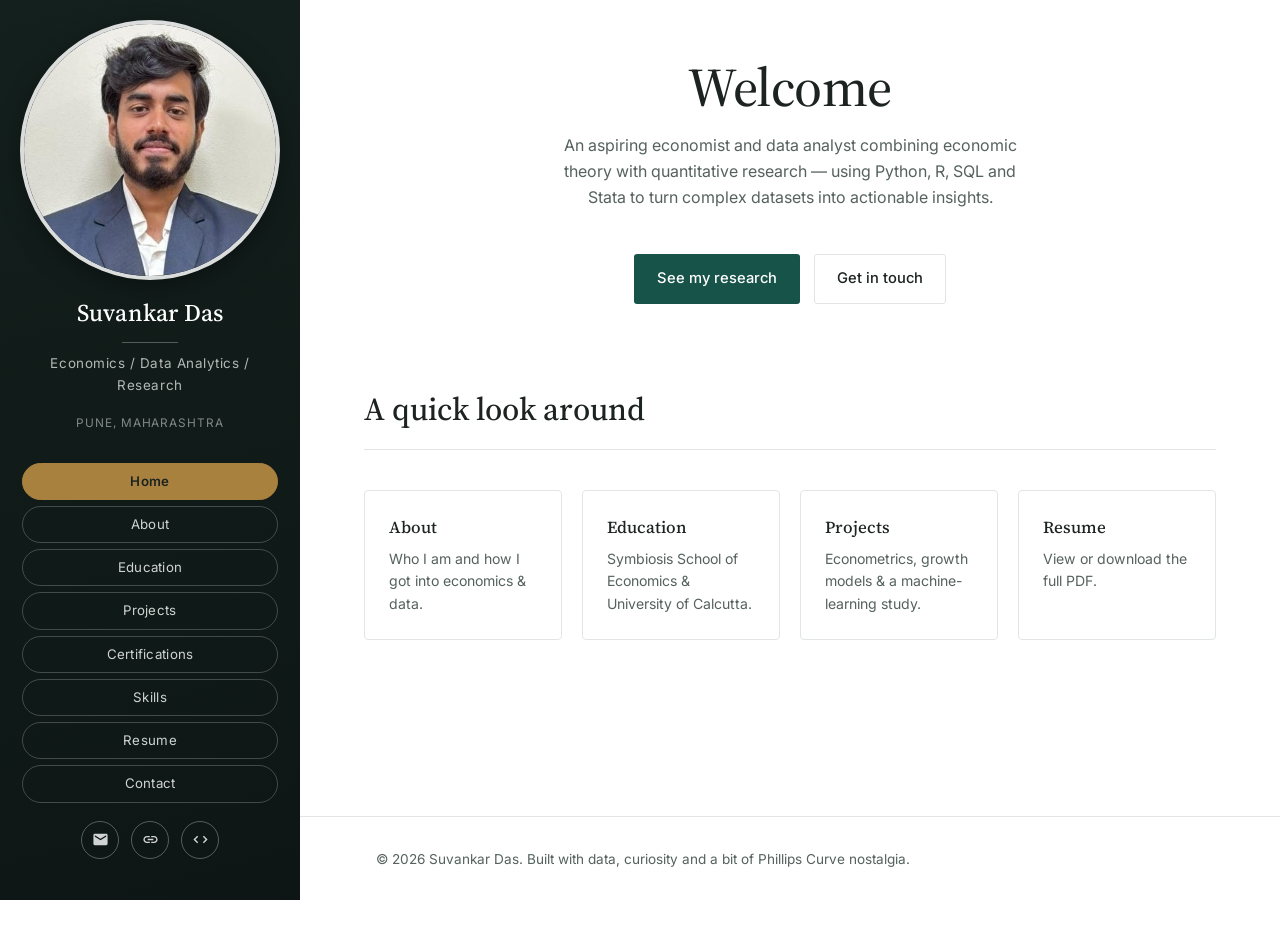
<file: index.html>
<!DOCTYPE html>
<html lang="en">
<head>
<meta charset="UTF-8" />
<meta name="viewport" content="width=device-width, initial-scale=1.0" />
<title>Suvankar Das — Economics &amp; Data Analytics</title>
<meta name="description" content="Portfolio of Suvankar Das, M.Sc. Economics (Data Analytics) student specialising in econometric modelling and data analysis." />
<meta property="og:type" content="profile" />
<meta property="og:title" content="Suvankar Das — Economics & Data Analytics" />
<meta property="og:description" content="M.Sc. Economics (Data Analytics) student specialising in econometric modelling and data analysis." />
<meta property="og:image" content="https://suvanqq5.github.io/Portfolio/assets/Photo.jpeg" />
<meta property="og:url" content="https://suvanqq5.github.io/Portfolio/" />
<meta name="twitter:card" content="summary_large_image" />
<meta name="twitter:title" content="Suvankar Das — Economics & Data Analytics" />
<meta name="twitter:description" content="M.Sc. Economics (Data Analytics) student specialising in econometric modelling and data analysis." />
<meta name="twitter:image" content="https://suvanqq5.github.io/Portfolio/assets/Photo.jpeg" />
<script type="application/ld+json">
{
  "@context": "https://schema.org",
  "@type": "Person",
  "name": "Suvankar Das",
  "url": "https://suvanqq5.github.io/Portfolio/",
  "image": "https://suvanqq5.github.io/Portfolio/assets/Photo.jpeg",
  "jobTitle": "M.Sc. Economics (Data Analytics) Student",
  "address": {
    "@type": "PostalAddress",
    "addressLocality": "Pune",
    "addressRegion": "Maharashtra",
    "addressCountry": "IN"
  },
  "email": "mailto:amitdas05876@gmail.com",
  "sameAs": [
    "https://www.linkedin.com/in/suvankar-das-99a2b736a",
    "https://github.com/suvankardas"
  ]
}
</script>
<link rel="preconnect" href="https://fonts.googleapis.com">
<link rel="preconnect" href="https://fonts.gstatic.com" crossorigin>
<link href="https://fonts.googleapis.com/css2?family=Source+Serif+4:opsz,wght@8..60,400;8..60,500;8..60,600&family=Inter:wght@400;500;600&display=swap" rel="stylesheet">
<style>
/* ---------------------------------------------------
   Tokens
--------------------------------------------------- */
:root {
  --bg: #ffffff;
  --bg-soft: #f6f7f5;
  --ink: #1c2321;
  --ink-soft: #55625d;
  --line: #e2e6e2;
  --teal: #175349;
  --teal-soft: #e6efec;
  --gold: #a9813f;

  --serif: 'Source Serif 4', Georgia, serif;
  --sans: 'Inter', -apple-system, BlinkMacSystemFont, 'Segoe UI', sans-serif;

  --max: 1080px;
  --pad: clamp(24px, 5vw, 64px);
}

* { box-sizing: border-box; }

html {
  scroll-behavior: smooth;
}

@media (prefers-reduced-motion: reduce) {
  html { scroll-behavior: auto; }
  *, *::before, *::after {
    animation-duration: 0.001ms !important;
    animation-iteration-count: 1 !important;
    transition-duration: 0.001ms !important;
    scroll-behavior: auto !important;
  }
}

body {
  margin: 0;
  background: var(--bg);
  color: var(--ink);
  font-family: var(--sans);
  font-size: 16px;
  line-height: 1.6;
  -webkit-font-smoothing: antialiased;
}

h1, h2, h3 {
  font-family: var(--serif);
  color: var(--ink);
  margin: 0;
  font-weight: 500;
}

p { margin: 0 0 1em; max-width: 62ch; }

a {
  color: var(--teal);
  text-decoration: none;
}
a:hover { text-decoration: underline; }

.grain { display: none; }

/* ---------------------------------------------------
   Sidebar
--------------------------------------------------- */
.layout {
  display: flex;
  min-height: 100vh;
}

.sidebar {
  width: 300px;
  flex-shrink: 0;
  background: linear-gradient(165deg, #14201d 0%, #0d1614 100%);
  color: #f2f4f2;
  display: flex;
  flex-direction: column;
  align-items: center;
  padding: 20px 22px 18px;
  position: sticky;
  top: 0;
  height: 100vh;
  overflow-y: auto;
}

.sidebar-photo {
  width: 260px;
  height: 260px;
  border-radius: 50%;
  overflow: hidden;
  border: 4px solid rgba(255,255,255,0.85);
  box-shadow: 0 8px 24px rgba(0,0,0,0.35);
  flex-shrink: 0;
}
.sidebar-photo img {
  width: 100%;
  height: 100%;
  object-fit: cover;
  display: block;
}

.sidebar-name {
  font-family: var(--serif);
  font-size: 1.5rem;
  color: #fff;
  margin-top: 14px;
  text-align: center;
  letter-spacing: 0.01em;
}

.sidebar-divider {
  width: 56px;
  height: 1px;
  background: rgba(255,255,255,0.28);
  margin: 10px 0;
}

.sidebar-role {
  font-size: 0.84rem;
  letter-spacing: 0.04em;
  color: rgba(242,244,242,0.72);
  text-align: center;
}
.sidebar-location {
  font-size: 0.74rem;
  letter-spacing: 0.08em;
  text-transform: uppercase;
  color: rgba(242,244,242,0.5);
  margin-top: 4px;
  text-align: center;
}

.sidebar-nav {
  display: flex;
  flex-direction: column;
  align-items: stretch;
  gap: 6px;
  width: 100%;
  margin-top: 18px;
}
.sidebar-nav a {
  display: block;
  text-align: center;
  padding: 7px 14px;
  border-radius: 999px;
  border: 1px solid rgba(255,255,255,0.22);
  color: rgba(242,244,242,0.85);
  font-size: 0.83rem;
  letter-spacing: 0.02em;
  transition: background 0.2s ease, border-color 0.2s ease, color 0.2s ease;
}
.sidebar-nav a:hover {
  text-decoration: none;
  border-color: var(--gold);
  color: #fff;
}
.sidebar-nav a.active {
  background: var(--gold);
  border-color: var(--gold);
  color: #1c2321;
  font-weight: 600;
}

.sidebar-socials {
  display: flex;
  gap: 12px;
  margin-top: 18px;
}
.sidebar-socials a {
  width: 38px;
  height: 38px;
  border-radius: 50%;
  border: 1px solid rgba(255,255,255,0.3);
  display: flex;
  align-items: center;
  justify-content: center;
  color: rgba(242,244,242,0.85);
  transition: background 0.2s ease, border-color 0.2s ease, color 0.2s ease;
}
.sidebar-socials a:hover {
  text-decoration: none;
  background: var(--gold);
  border-color: var(--gold);
  color: #1c2321;
}
.sidebar-socials svg { width: 17px; height: 17px; fill: currentColor; }

.sidebar-toggle {
  display: none;
}

.content {
  flex: 1;
  min-width: 0;
}

/* Mobile nav toggle (unused on desktop) */
.nav-toggle {
  display: none;
}

@media (max-width: 880px) {
  .layout { flex-direction: column; }
  .sidebar {
    width: 100%;
    height: auto;
    position: relative;
    top: auto;
    padding: 24px 24px 20px;
  }
  .sidebar-toggle {
    display: flex;
    flex-direction: column;
    justify-content: center;
    gap: 5px;
    width: 34px;
    height: 34px;
    background: none;
    border: none;
    cursor: pointer;
    padding: 0;
    align-self: flex-end;
    margin-bottom: 8px;
  }
  .sidebar-toggle span {
    display: block;
    height: 2px;
    background: #fff;
    border-radius: 2px;
    transition: transform 0.25s ease, opacity 0.25s ease;
  }
  .sidebar-toggle.open span:nth-child(1) { transform: translateY(7px) rotate(45deg); }
  .sidebar-toggle.open span:nth-child(2) { opacity: 0; }
  .sidebar-toggle.open span:nth-child(3) { transform: translateY(-7px) rotate(-45deg); }
  .sidebar-photo { width: 96px; height: 96px; }
  .sidebar-nav {
    display: none;
    margin-top: 20px;
  }
  .sidebar-nav.open { display: flex; }
}

/* ---------------------------------------------------
   Sections (shared)
--------------------------------------------------- */
.section {
  max-width: var(--max);
  margin: 0 auto;
  padding: 96px var(--pad) 0;
  scroll-margin-top: 78px;
}
.section:last-of-type { padding-bottom: 96px; }

.page-section { padding-top: 72px; }

/* Home page teaser grid linking out to the other pages */
.home-teaser { padding-top: 40px; }
.teaser-grid {
  display: grid;
  grid-template-columns: repeat(4, 1fr);
  gap: 20px;
}
.teaser-card {
  display: block;
  padding: 24px;
  border: 1px solid var(--line);
  border-radius: 4px;
  color: var(--ink);
  transition: border-color 0.2s ease, transform 0.2s ease;
}
.teaser-card:hover {
  border-color: var(--teal);
  transform: translateY(-3px);
  text-decoration: none;
}
.teaser-card h3 { font-size: 1.05rem; margin-bottom: 6px; }
.teaser-card p { font-size: 0.88rem; color: var(--ink-soft); margin: 0; }

@media (max-width: 880px) {
  .teaser-grid { grid-template-columns: repeat(2, 1fr); }
}
@media (max-width: 520px) {
  .teaser-grid { grid-template-columns: 1fr; }
}

.section-head {
  display: flex;
  align-items: baseline;
  gap: 14px;
  margin-bottom: 40px;
  border-bottom: 1px solid var(--line);
  padding-bottom: 14px;
}
.section-index {
  font-family: var(--serif);
  font-size: 0.9rem;
  color: var(--gold);
}
.section-head h2 {
  font-size: clamp(1.5rem, 3vw, 2rem);
}

.reveal {
  opacity: 0;
  transform: translateY(18px);
  transition: opacity 0.6s ease, transform 0.6s ease;
}
.reveal.in-view {
  opacity: 1;
  transform: translateY(0);
}

/* ---------------------------------------------------
   Hero
--------------------------------------------------- */
.hero {
  position: relative;
  padding-top: 60px;
  padding-bottom: 40px;
  display: flex;
  flex-direction: column;
  align-items: center;
  text-align: center;
}

.hero-inner {
  display: flex;
  flex-direction: column;
  align-items: center;
}

.hero-name {
  font-size: clamp(2.4rem, 5vw, 3.4rem);
  line-height: 1.02;
  letter-spacing: -0.01em;
}

.hero-statement {
  color: var(--ink-soft);
  max-width: 46ch;
  margin-left: auto;
  margin-right: auto;
  margin-top: 18px;
}

.hero-actions {
  display: flex;
  justify-content: center;
  gap: 14px;
  margin-top: 28px;
  flex-wrap: wrap;
}

.btn {
  display: inline-flex;
  align-items: center;
  padding: 12px 22px;
  border-radius: 3px;
  font-size: 0.92rem;
  font-weight: 500;
  border: 1px solid transparent;
  cursor: pointer;
  transition: background 0.2s ease, color 0.2s ease, border-color 0.2s ease;
}
.btn:hover { text-decoration: none; }

.btn-primary {
  background: var(--teal);
  color: #fff;
}
.btn-primary:hover { background: #0e3a33; }

.btn-ghost {
  background: transparent;
  border-color: var(--line);
  color: var(--ink);
}
.btn-ghost:hover { border-color: var(--teal); color: var(--teal); }

/* ---------------------------------------------------
   About
--------------------------------------------------- */
.about-grid {
  display: grid;
  grid-template-columns: 1.4fr 1fr;
  gap: 56px;
}

.about-facts {
  list-style: none;
  margin: 0;
  padding: 0;
  border-top: 1px solid var(--line);
}
.about-facts li {
  display: flex;
  flex-direction: column;
  gap: 4px;
  padding: 14px 0;
  border-bottom: 1px solid var(--line);
}
.fact-label {
  font-size: 0.75rem;
  text-transform: uppercase;
  letter-spacing: 0.08em;
  color: var(--ink-soft);
}
.fact-value { font-size: 0.96rem; }

/* ---------------------------------------------------
   Education timeline
--------------------------------------------------- */
.timeline {
  list-style: none;
  margin: 0;
  padding: 0;
  border-left: 2px solid var(--line);
}

.timeline-item {
  display: grid;
  grid-template-columns: 160px 1fr;
  gap: 24px;
  padding: 0 0 40px 28px;
  position: relative;
}
.timeline-item::before {
  content: '';
  position: absolute;
  left: -7px;
  top: 4px;
  width: 12px;
  height: 12px;
  border-radius: 50%;
  background: var(--teal);
  border: 3px solid #fff;
  box-shadow: 0 0 0 1px var(--line);
}
.timeline-item:last-child { padding-bottom: 0; }

.timeline-date {
  font-family: var(--serif);
  color: var(--ink-soft);
  font-size: 0.95rem;
}
.timeline-tag {
  display: block;
  margin-top: 4px;
  font-family: var(--sans);
  font-size: 0.72rem;
  letter-spacing: 0.06em;
  text-transform: uppercase;
  color: var(--gold);
}

.timeline-body h3 { font-size: 1.15rem; margin-bottom: 4px; }
.timeline-org { color: var(--ink-soft); margin-bottom: 4px; }
.timeline-detail { color: var(--ink); font-size: 0.92rem; margin-bottom: 0; }

/* ---------------------------------------------------
   Projects
--------------------------------------------------- */
.projects {
  display: flex;
  flex-direction: column;
  gap: 28px;
}

.project-card {
  display: grid;
  grid-template-columns: 1fr 220px;
  gap: 32px;
  padding: 32px;
  background: var(--bg-soft);
  border: 1px solid var(--line);
  border-radius: 4px;
}

.project-main h3 {
  font-size: 1.2rem;
  margin-bottom: 6px;
  max-width: 48ch;
}
.project-sub {
  color: var(--teal);
  font-size: 0.92rem;
  margin-bottom: 12px;
}
.project-desc { color: var(--ink-soft); }

.project-toggle {
  background: none;
  border: none;
  padding: 0;
  color: var(--teal);
  font-size: 0.88rem;
  font-family: var(--sans);
  cursor: pointer;
  display: inline-flex;
  align-items: center;
  gap: 6px;
}
.project-toggle:hover { text-decoration: underline; }
.chevron { transition: transform 0.25s ease; display: inline-block; }
.project-toggle[aria-expanded="true"] .chevron { transform: rotate(180deg); }

.project-more {
  overflow: hidden;
  max-height: 0;
  transition: max-height 0.35s ease;
}
.project-more p {
  padding-top: 14px;
  color: var(--ink-soft);
  font-size: 0.94rem;
}

.project-stat {
  border-left: 1px solid var(--line);
  padding-left: 28px;
  display: flex;
  flex-direction: column;
  justify-content: center;
}
.stat-value {
  font-family: var(--serif);
  font-size: 1.7rem;
  color: var(--teal);
  display: block;
  margin-bottom: 8px;
}
.stat-label {
  font-size: 0.82rem;
  color: var(--ink-soft);
  line-height: 1.5;
}

/* ---------------------------------------------------
   Certifications
--------------------------------------------------- */
.cert-list {
  list-style: none;
  margin: 0;
  padding: 0;
}
.cert-item {
  display: flex;
  justify-content: space-between;
  align-items: baseline;
  gap: 16px;
  padding: 18px 0;
  border-bottom: 1px solid var(--line);
  flex-wrap: wrap;
}
.cert-name { font-weight: 500; }
.cert-issuer { color: var(--ink-soft); font-size: 0.88rem; white-space: nowrap; }

/* ---------------------------------------------------
   Skills
--------------------------------------------------- */
.skills-grid {
  display: grid;
  grid-template-columns: repeat(2, 1fr);
  gap: 32px 48px;
}
.skill-group h3 {
  font-size: 1rem;
  color: var(--ink-soft);
  font-weight: 500;
  margin-bottom: 14px;
  font-family: var(--sans);
}
.tag-row {
  display: flex;
  flex-wrap: wrap;
  gap: 8px;
}
.tag {
  font-size: 0.84rem;
  padding: 7px 14px;
  border: 1px solid var(--line);
  border-radius: 999px;
  background: var(--bg);
  transition: border-color 0.2s ease, color 0.2s ease, background 0.2s ease;
}
.tag:hover {
  border-color: var(--teal);
  background: var(--teal-soft);
  color: var(--teal);
}

/* ---------------------------------------------------
   Resume
--------------------------------------------------- */
.resume-panel {
  display: grid;
  grid-template-columns: 0.9fr 1.1fr;
  gap: 40px;
  align-items: start;
}
.resume-copy .btn { margin-right: 12px; margin-top: 8px; }

.resume-card {
  display: flex;
  flex-direction: column;
  align-items: center;
  justify-content: center;
  gap: 10px;
  padding: 48px 24px;
  border: 1px solid var(--line);
  border-radius: 4px;
  background: var(--bg-soft);
  color: var(--ink);
  text-align: center;
  transition: border-color 0.2s ease, transform 0.2s ease;
}
.resume-card:hover {
  border-color: var(--teal);
  transform: translateY(-3px);
  text-decoration: none;
}
.resume-card-icon {
  width: 56px;
  height: 70px;
  color: var(--teal);
}
.resume-card-label {
  font-family: var(--sans);
  font-size: 11px;
  font-weight: 600;
  fill: var(--teal);
}
.resume-card-name {
  font-size: 0.92rem;
  font-weight: 500;
  word-break: break-word;
}
.resume-card-hint {
  font-size: 0.8rem;
  color: var(--ink-soft);
}

/* ---------------------------------------------------
   Contact
--------------------------------------------------- */
.contact-grid {
  display: grid;
  grid-template-columns: 0.9fr 1.1fr;
  gap: 48px;
}

.contact-list {
  list-style: none;
  margin: 20px 0 0;
  padding: 0;
}
.contact-list li {
  display: flex;
  gap: 14px;
  padding: 12px 0;
  border-bottom: 1px solid var(--line);
  align-items: baseline;
  flex-wrap: wrap;
}
.contact-label {
  width: 90px;
  flex-shrink: 0;
  font-size: 0.78rem;
  text-transform: uppercase;
  letter-spacing: 0.08em;
  color: var(--ink-soft);
}

.contact-form {
  display: flex;
  flex-direction: column;
  gap: 6px;
}
.contact-form label {
  font-size: 0.78rem;
  text-transform: uppercase;
  letter-spacing: 0.08em;
  color: var(--ink-soft);
  margin-top: 12px;
}
.contact-form input,
.contact-form textarea {
  font-family: var(--sans);
  font-size: 0.95rem;
  padding: 11px 12px;
  border: 1px solid var(--line);
  border-radius: 3px;
  background: var(--bg);
  color: var(--ink);
  resize: vertical;
}
.contact-form input:focus,
.contact-form textarea:focus {
  outline: none;
  border-color: var(--teal);
}
.contact-form .btn { margin-top: 18px; align-self: flex-start; }
.form-note {
  font-size: 0.88rem;
  color: var(--teal);
  min-height: 1.2em;
}

/* ---------------------------------------------------
   Focus visibility (accessibility)
--------------------------------------------------- */
a:focus-visible,
button:focus-visible,
input:focus-visible,
textarea:focus-visible {
  outline: 2px solid var(--teal);
  outline-offset: 2px;
}

/* ---------------------------------------------------
   Footer
--------------------------------------------------- */
.site-footer {
  text-align: center;
  padding: 32px var(--pad) 48px;
  color: var(--ink-soft);
  font-size: 0.85rem;
  border-top: 1px solid var(--line);
  margin-top: 80px;
}

/* ---------------------------------------------------
   Responsive
--------------------------------------------------- */
@media (max-width: 880px) {
  .hero { padding-top: 40px; }
  .about-grid,
  .resume-panel,
  .contact-grid { grid-template-columns: 1fr; }
  .skills-grid { grid-template-columns: 1fr; }
  .project-card { grid-template-columns: 1fr; }
  .project-stat {
    border-left: none;
    border-top: 1px solid var(--line);
    padding-left: 0;
    padding-top: 20px;
  }
}

@media (max-width: 720px) {
  .timeline-item { grid-template-columns: 1fr; gap: 6px; }
}

  </style>
</head>
<body data-page="home">

<div class="layout">
  <aside class="sidebar">
    <button class="sidebar-toggle" id="navToggle" aria-label="Toggle navigation" aria-expanded="false">
      <span></span><span></span><span></span>
    </button>
    <div class="sidebar-photo">
      <img src="assets/Photo.jpeg" alt="Suvankar Das" />
    </div>
    <h2 class="sidebar-name">Suvankar Das</h2>
    <div class="sidebar-divider"></div>
    <p class="sidebar-role">Economics / Data Analytics / Research</p>
    <p class="sidebar-location">Pune, Maharashtra</p>

    <nav class="sidebar-nav" id="sidebarNav">
      <a href="index.html" class="nav-link" data-page="home">Home</a>
      <a href="about.html" class="nav-link" data-page="about">About</a>
      <a href="education.html" class="nav-link" data-page="education">Education</a>
      <a href="projects.html" class="nav-link" data-page="projects">Projects</a>
      <a href="certifications.html" class="nav-link" data-page="certifications">Certifications</a>
      <a href="skills.html" class="nav-link" data-page="skills">Skills</a>
      <a href="resume.html" class="nav-link" data-page="resume">Resume</a>
      <a href="contact.html" class="nav-link" data-page="contact">Contact</a>
    </nav>

    <div class="sidebar-socials">
      <a href="mailto:amitdas05876@gmail.com" title="Email" aria-label="Email">
        <svg viewBox="0 0 24 24"><path d="M20 4H4c-1.1 0-1.99.9-1.99 2L2 18c0 1.1.9 2 2 2h16c1.1 0 2-.9 2-2V6c0-1.1-.9-2-2-2zm0 4l-8 5-8-5V6l8 5 8-5v2z"/></svg>
      </a>
      <a href="https://www.linkedin.com/in/suvankar-das-99a2b736a" target="_blank" rel="noopener" title="LinkedIn" aria-label="LinkedIn">
        <svg viewBox="0 0 24 24"><path d="M3.9 12c0-1.71 1.39-3.1 3.1-3.1h4V7H7c-2.76 0-5 2.24-5 5s2.24 5 5 5h4v-1.9H7c-1.71 0-3.1-1.39-3.1-3.1zM8 13h8v-2H8v2zm9-6h-4v1.9h4c1.71 0 3.1 1.39 3.1 3.1s-1.39 3.1-3.1 3.1h-4V17h4c2.76 0 5-2.24 5-5s-2.24-5-5-5z"/></svg>
      </a>
      <a href="https://github.com/suvankar-d" target="_blank" rel="noopener" title="GitHub" aria-label="GitHub">
        <svg viewBox="0 0 24 24"><path d="M8.7 15.87L4.83 12l3.87-3.87L7.3 6.7 2 12l5.3 5.3zm6.6 0L19.17 12 15.3 8.13 16.7 6.7 22 12l-5.3 5.3z"/></svg>
      </a>
    </div>
  </aside>

  <div class="content">
<main>
  <section class="section hero">
    <div class="hero-inner">
      <h1 class="hero-name">Welcome</h1>
      <p class="hero-statement">
        An aspiring economist and data analyst combining economic theory
        with quantitative research — using Python, R, SQL and Stata to turn
        complex datasets into actionable insights.
      </p>
      <div class="hero-actions">
        <a href="projects.html" class="btn btn-primary">See my research</a>
        <a href="contact.html" class="btn btn-ghost">Get in touch</a>
      </div>
    </div>
  </section>

  <section class="section reveal home-teaser">
    <div class="section-head">
      <h2>A quick look around</h2>
    </div>
    <div class="teaser-grid">
      <a class="teaser-card" href="about.html">
        <h3>About</h3>
        <p>Who I am and how I got into economics &amp; data.</p>
      </a>
      <a class="teaser-card" href="education.html">
        <h3>Education</h3>
        <p>Symbiosis School of Economics &amp; University of Calcutta.</p>
      </a>
      <a class="teaser-card" href="projects.html">
        <h3>Projects</h3>
        <p>Econometrics, growth models &amp; a machine-learning study.</p>
      </a>
      <a class="teaser-card" href="resume.html">
        <h3>Resume</h3>
        <p>View or download the full PDF.</p>
      </a>
    </div>
  </section>
</main>

<footer class="site-footer">
  <p>© <span id="year"></span> Suvankar Das. Built with data, curiosity and a bit of Phillips Curve nostalgia.</p>
</footer>
  </div><!-- .content -->
</div><!-- .layout -->

<script>
// ---------------------------------------------------
// Footer year
// ---------------------------------------------------
document.getElementById('year').textContent = new Date().getFullYear();

// ---------------------------------------------------
// Mobile nav toggle
// ---------------------------------------------------
const navToggle = document.getElementById('navToggle');
const siteNav = document.getElementById('sidebarNav');

navToggle.addEventListener('click', () => {
  const isOpen = siteNav.classList.toggle('open');
  navToggle.classList.toggle('open', isOpen);
  navToggle.setAttribute('aria-expanded', String(isOpen));
});

siteNav.querySelectorAll('.nav-link').forEach((link) => {
  link.addEventListener('click', () => {
    siteNav.classList.remove('open');
    navToggle.classList.remove('open');
    navToggle.setAttribute('aria-expanded', 'false');
  });
});

// ---------------------------------------------------
// Nav highlighting: mark the link matching the current page
// ---------------------------------------------------
const currentPage = document.body.getAttribute('data-page');
document.querySelectorAll('.nav-link').forEach((link) => {
  link.classList.toggle('active', link.getAttribute('data-page') === currentPage);
});

// ---------------------------------------------------
// Reveal-on-scroll for section entrances
// ---------------------------------------------------
const revealObserver = new IntersectionObserver(
  (entries) => {
    entries.forEach((entry) => {
      if (entry.isIntersecting) {
        entry.target.classList.add('in-view');
        revealObserver.unobserve(entry.target);
      }
    });
  },
  { threshold: 0.12 }
);

document.querySelectorAll('.reveal').forEach((el) => revealObserver.observe(el));

// ---------------------------------------------------
// Project "read more" toggles
// ---------------------------------------------------
document.querySelectorAll('.project-toggle').forEach((btn) => {
  const panel = btn.parentElement.querySelector('.project-more');

  btn.addEventListener('click', () => {
    const expanded = btn.getAttribute('aria-expanded') === 'true';
    btn.setAttribute('aria-expanded', String(!expanded));

    if (expanded) {
      panel.style.maxHeight = null;
    } else {
      panel.style.maxHeight = panel.scrollHeight + 'px';
    }

    btn.querySelector('.toggle-text').textContent = expanded ? 'Read the methodology' : 'Hide the methodology';
  });
});

// ---------------------------------------------------
// Contact form — mailto handoff with inline confirmation
// ---------------------------------------------------
const contactForm = document.getElementById('contactForm');
const formNote = document.getElementById('formNote');

contactForm.addEventListener('submit', (event) => {
  event.preventDefault();

  const name = document.getElementById('name').value.trim();
  const email = document.getElementById('email').value.trim();
  const message = document.getElementById('message').value.trim();

  if (!name || !email || !message) {
    formNote.textContent = 'Please fill in every field before sending.';
    return;
  }

  const subject = encodeURIComponent(`Portfolio enquiry from ${name}`);
  const body = encodeURIComponent(`${message}

— ${name} (${email})`);
  window.location.href = `mailto:amitdas05876@gmail.com?subject=${subject}&body=${body}`;

  formNote.textContent = 'Opening your email client to send this message…';
  contactForm.reset();
});

  </script>
</body>
</html>
</file>
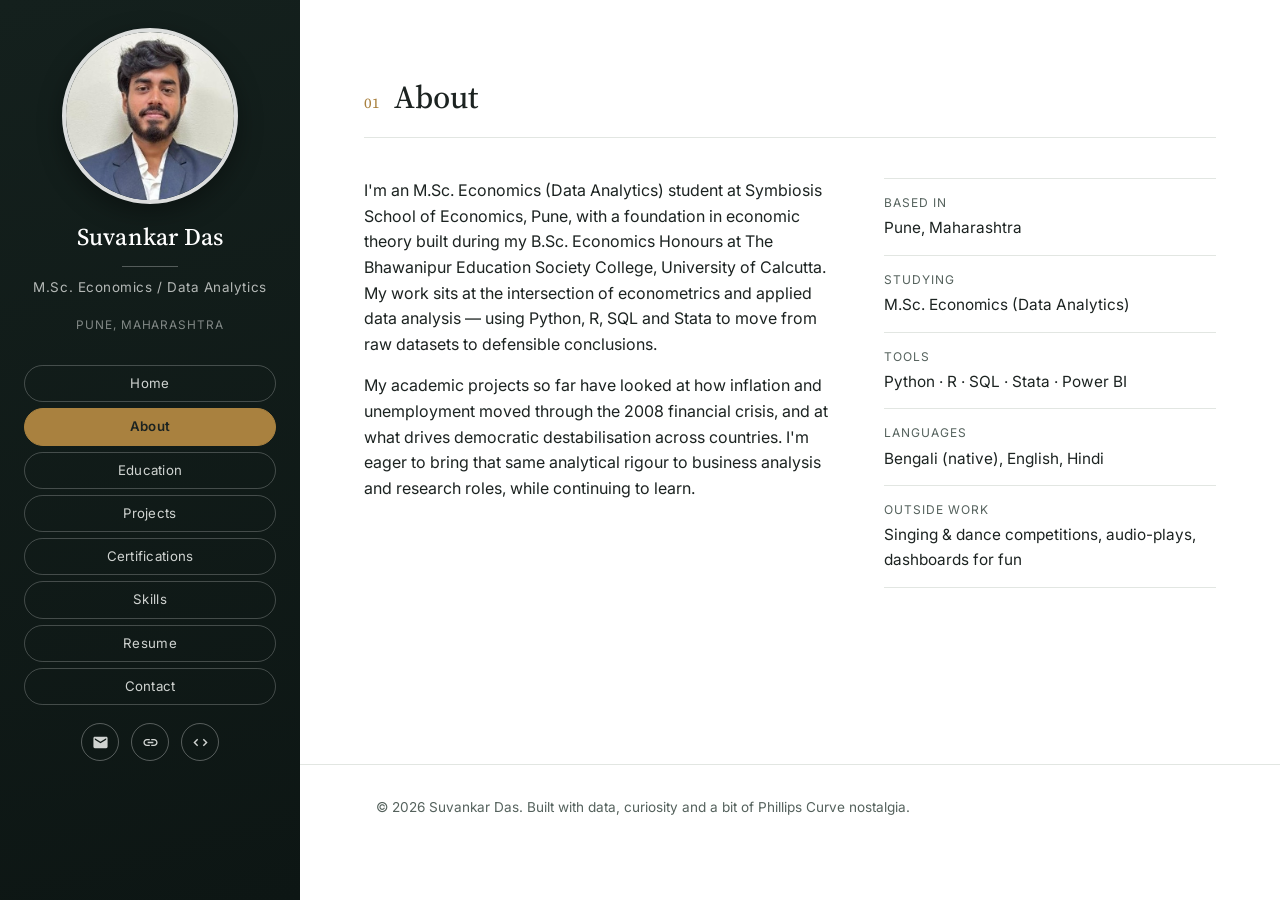
<file: about.html>
<!DOCTYPE html>
<html lang="en">
<head>
<meta charset="UTF-8" />
<meta name="viewport" content="width=device-width, initial-scale=1.0" />
<title>About — Suvankar Das</title>
<link rel="preconnect" href="https://fonts.googleapis.com">
<link rel="preconnect" href="https://fonts.gstatic.com" crossorigin>
<link href="https://fonts.googleapis.com/css2?family=Source+Serif+4:opsz,wght@8..60,400;8..60,500;8..60,600&family=Inter:wght@400;500;600&display=swap" rel="stylesheet">
<style>
/* ---------------------------------------------------
   Tokens
--------------------------------------------------- */
:root {
  --bg: #ffffff;
  --bg-soft: #f6f7f5;
  --ink: #1c2321;
  --ink-soft: #55625d;
  --line: #e2e6e2;
  --teal: #175349;
  --teal-soft: #e6efec;
  --gold: #a9813f;

  --serif: 'Source Serif 4', Georgia, serif;
  --sans: 'Inter', -apple-system, BlinkMacSystemFont, 'Segoe UI', sans-serif;

  --max: 1080px;
  --pad: clamp(24px, 5vw, 64px);
}

* { box-sizing: border-box; }

html {
  scroll-behavior: smooth;
}

@media (prefers-reduced-motion: reduce) {
  html { scroll-behavior: auto; }
  *, *::before, *::after {
    animation-duration: 0.001ms !important;
    animation-iteration-count: 1 !important;
    transition-duration: 0.001ms !important;
    scroll-behavior: auto !important;
  }
}

body {
  margin: 0;
  background: var(--bg);
  color: var(--ink);
  font-family: var(--sans);
  font-size: 16px;
  line-height: 1.6;
  -webkit-font-smoothing: antialiased;
}

h1, h2, h3 {
  font-family: var(--serif);
  color: var(--ink);
  margin: 0;
  font-weight: 500;
}

p { margin: 0 0 1em; max-width: 62ch; }

a {
  color: var(--teal);
  text-decoration: none;
}
a:hover { text-decoration: underline; }

.grain { display: none; }

/* ---------------------------------------------------
   Sidebar
--------------------------------------------------- */
.layout {
  display: flex;
  min-height: 100vh;
}

.sidebar {
  width: 300px;
  flex-shrink: 0;
  background: linear-gradient(165deg, #14201d 0%, #0d1614 100%);
  color: #f2f4f2;
  display: flex;
  flex-direction: column;
  align-items: center;
  padding: 28px 24px 24px;
  position: sticky;
  top: 0;
  height: 100vh;
  overflow-y: auto;
}

.sidebar-photo {
  width: 176px;
  height: 176px;
  border-radius: 50%;
  overflow: hidden;
  border: 4px solid rgba(255,255,255,0.85);
  box-shadow: 0 8px 24px rgba(0,0,0,0.35);
  flex-shrink: 0;
}
.sidebar-photo img {
  width: 100%;
  height: 100%;
  object-fit: cover;
  display: block;
}

.sidebar-name {
  font-family: var(--serif);
  font-size: 1.5rem;
  color: #fff;
  margin-top: 14px;
  text-align: center;
  letter-spacing: 0.01em;
}

.sidebar-divider {
  width: 56px;
  height: 1px;
  background: rgba(255,255,255,0.28);
  margin: 10px 0;
}

.sidebar-role {
  font-size: 0.84rem;
  letter-spacing: 0.04em;
  color: rgba(242,244,242,0.72);
  text-align: center;
}
.sidebar-location {
  font-size: 0.74rem;
  letter-spacing: 0.08em;
  text-transform: uppercase;
  color: rgba(242,244,242,0.5);
  margin-top: 4px;
  text-align: center;
}

.sidebar-nav {
  display: flex;
  flex-direction: column;
  align-items: stretch;
  gap: 6px;
  width: 100%;
  margin-top: 18px;
}
.sidebar-nav a {
  display: block;
  text-align: center;
  padding: 7px 14px;
  border-radius: 999px;
  border: 1px solid rgba(255,255,255,0.22);
  color: rgba(242,244,242,0.85);
  font-size: 0.83rem;
  letter-spacing: 0.02em;
  transition: background 0.2s ease, border-color 0.2s ease, color 0.2s ease;
}
.sidebar-nav a:hover {
  text-decoration: none;
  border-color: var(--gold);
  color: #fff;
}
.sidebar-nav a.active {
  background: var(--gold);
  border-color: var(--gold);
  color: #1c2321;
  font-weight: 600;
}

.sidebar-socials {
  display: flex;
  gap: 12px;
  margin-top: 18px;
}
.sidebar-socials a {
  width: 38px;
  height: 38px;
  border-radius: 50%;
  border: 1px solid rgba(255,255,255,0.3);
  display: flex;
  align-items: center;
  justify-content: center;
  color: rgba(242,244,242,0.85);
  transition: background 0.2s ease, border-color 0.2s ease, color 0.2s ease;
}
.sidebar-socials a:hover {
  text-decoration: none;
  background: var(--gold);
  border-color: var(--gold);
  color: #1c2321;
}
.sidebar-socials svg { width: 17px; height: 17px; fill: currentColor; }

.sidebar-toggle {
  display: none;
}

.content {
  flex: 1;
  min-width: 0;
}

/* Mobile nav toggle (unused on desktop) */
.nav-toggle {
  display: none;
}

@media (max-width: 880px) {
  .layout { flex-direction: column; }
  .sidebar {
    width: 100%;
    height: auto;
    position: relative;
    top: auto;
    padding: 24px 24px 20px;
  }
  .sidebar-toggle {
    display: flex;
    flex-direction: column;
    justify-content: center;
    gap: 5px;
    width: 34px;
    height: 34px;
    background: none;
    border: none;
    cursor: pointer;
    padding: 0;
    align-self: flex-end;
    margin-bottom: 8px;
  }
  .sidebar-toggle span {
    display: block;
    height: 2px;
    background: #fff;
    border-radius: 2px;
    transition: transform 0.25s ease, opacity 0.25s ease;
  }
  .sidebar-toggle.open span:nth-child(1) { transform: translateY(7px) rotate(45deg); }
  .sidebar-toggle.open span:nth-child(2) { opacity: 0; }
  .sidebar-toggle.open span:nth-child(3) { transform: translateY(-7px) rotate(-45deg); }
  .sidebar-photo { width: 96px; height: 96px; }
  .sidebar-nav {
    display: none;
    margin-top: 20px;
  }
  .sidebar-nav.open { display: flex; }
}

/* ---------------------------------------------------
   Sections (shared)
--------------------------------------------------- */
.section {
  max-width: var(--max);
  margin: 0 auto;
  padding: 96px var(--pad) 0;
  scroll-margin-top: 78px;
}
.section:last-of-type { padding-bottom: 96px; }

.page-section { padding-top: 72px; }

/* Home page teaser grid linking out to the other pages */
.home-teaser { padding-top: 40px; }
.teaser-grid {
  display: grid;
  grid-template-columns: repeat(4, 1fr);
  gap: 20px;
}
.teaser-card {
  display: block;
  padding: 24px;
  border: 1px solid var(--line);
  border-radius: 4px;
  color: var(--ink);
  transition: border-color 0.2s ease, transform 0.2s ease;
}
.teaser-card:hover {
  border-color: var(--teal);
  transform: translateY(-3px);
  text-decoration: none;
}
.teaser-card h3 { font-size: 1.05rem; margin-bottom: 6px; }
.teaser-card p { font-size: 0.88rem; color: var(--ink-soft); margin: 0; }

@media (max-width: 880px) {
  .teaser-grid { grid-template-columns: repeat(2, 1fr); }
}
@media (max-width: 520px) {
  .teaser-grid { grid-template-columns: 1fr; }
}

.section-head {
  display: flex;
  align-items: baseline;
  gap: 14px;
  margin-bottom: 40px;
  border-bottom: 1px solid var(--line);
  padding-bottom: 14px;
}
.section-index {
  font-family: var(--serif);
  font-size: 0.9rem;
  color: var(--gold);
}
.section-head h2 {
  font-size: clamp(1.5rem, 3vw, 2rem);
}

.reveal {
  opacity: 0;
  transform: translateY(18px);
  transition: opacity 0.6s ease, transform 0.6s ease;
}
.reveal.in-view {
  opacity: 1;
  transform: translateY(0);
}

/* ---------------------------------------------------
   Hero
--------------------------------------------------- */
.hero {
  position: relative;
  padding-top: 64px;
  padding-bottom: 40px;
  display: grid;
  grid-template-columns: 1.1fr 0.9fr;
  gap: 24px;
  align-items: center;
  min-height: 78vh;
}

.hero-kicker {
  font-size: 0.82rem;
  letter-spacing: 0.12em;
  text-transform: uppercase;
  color: var(--ink-soft);
  margin-bottom: 18px;
}

.hero-name {
  font-size: clamp(3rem, 7vw, 5.2rem);
  line-height: 0.98;
  letter-spacing: -0.01em;
}

.hero-role {
  font-family: var(--serif);
  font-size: clamp(1.1rem, 2vw, 1.4rem);
  color: var(--teal);
  margin: 20px 0 18px;
}
.rule-word { color: var(--gold); }

.hero-statement {
  color: var(--ink-soft);
  max-width: 46ch;
}

.hero-actions {
  display: flex;
  gap: 14px;
  margin-top: 28px;
  flex-wrap: wrap;
}

.btn {
  display: inline-flex;
  align-items: center;
  padding: 12px 22px;
  border-radius: 3px;
  font-size: 0.92rem;
  font-weight: 500;
  border: 1px solid transparent;
  cursor: pointer;
  transition: background 0.2s ease, color 0.2s ease, border-color 0.2s ease;
}
.btn:hover { text-decoration: none; }

.btn-primary {
  background: var(--teal);
  color: #fff;
}
.btn-primary:hover { background: #0e3a33; }

.btn-ghost {
  background: transparent;
  border-color: var(--line);
  color: var(--ink);
}
.btn-ghost:hover { border-color: var(--teal); color: var(--teal); }

.hero-curve {
  width: 100%;
}
.curve-axis {
  stroke: var(--line);
  stroke-width: 2;
}
.curve-path {
  fill: none;
  stroke: var(--teal);
  stroke-width: 3;
  stroke-linecap: round;
  stroke-dasharray: 700;
  stroke-dashoffset: 700;
  animation: draw-curve 1.8s ease-out 0.3s forwards;
}
.curve-dot {
  fill: var(--gold);
  opacity: 0;
  animation: dot-in 0.4s ease-out forwards;
}
.curve-dot:nth-of-type(1) { animation-delay: 0.4s; }
.curve-dot:nth-of-type(2) { animation-delay: 1.1s; }
.curve-dot:nth-of-type(3) { animation-delay: 1.9s; }
.curve-label {
  font-family: var(--sans);
  font-size: 13px;
  fill: var(--ink-soft);
}

@keyframes draw-curve {
  to { stroke-dashoffset: 0; }
}
@keyframes dot-in {
  to { opacity: 1; }
}

/* ---------------------------------------------------
   About
--------------------------------------------------- */
.about-grid {
  display: grid;
  grid-template-columns: 1.4fr 1fr;
  gap: 56px;
}

.about-facts {
  list-style: none;
  margin: 0;
  padding: 0;
  border-top: 1px solid var(--line);
}
.about-facts li {
  display: flex;
  flex-direction: column;
  gap: 4px;
  padding: 14px 0;
  border-bottom: 1px solid var(--line);
}
.fact-label {
  font-size: 0.75rem;
  text-transform: uppercase;
  letter-spacing: 0.08em;
  color: var(--ink-soft);
}
.fact-value { font-size: 0.96rem; }

/* ---------------------------------------------------
   Education timeline
--------------------------------------------------- */
.timeline {
  list-style: none;
  margin: 0;
  padding: 0;
  border-left: 2px solid var(--line);
}

.timeline-item {
  display: grid;
  grid-template-columns: 160px 1fr;
  gap: 24px;
  padding: 0 0 40px 28px;
  position: relative;
}
.timeline-item::before {
  content: '';
  position: absolute;
  left: -7px;
  top: 4px;
  width: 12px;
  height: 12px;
  border-radius: 50%;
  background: var(--teal);
  border: 3px solid #fff;
  box-shadow: 0 0 0 1px var(--line);
}
.timeline-item:last-child { padding-bottom: 0; }

.timeline-date {
  font-family: var(--serif);
  color: var(--ink-soft);
  font-size: 0.95rem;
}
.timeline-tag {
  display: block;
  margin-top: 4px;
  font-family: var(--sans);
  font-size: 0.72rem;
  letter-spacing: 0.06em;
  text-transform: uppercase;
  color: var(--gold);
}

.timeline-body h3 { font-size: 1.15rem; margin-bottom: 4px; }
.timeline-org { color: var(--ink-soft); margin-bottom: 4px; }
.timeline-detail { color: var(--ink); font-size: 0.92rem; margin-bottom: 0; }

/* ---------------------------------------------------
   Projects
--------------------------------------------------- */
.projects {
  display: flex;
  flex-direction: column;
  gap: 28px;
}

.project-card {
  display: grid;
  grid-template-columns: 1fr 220px;
  gap: 32px;
  padding: 32px;
  background: var(--bg-soft);
  border: 1px solid var(--line);
  border-radius: 4px;
}

.project-main h3 {
  font-size: 1.2rem;
  margin-bottom: 6px;
  max-width: 48ch;
}
.project-sub {
  color: var(--teal);
  font-size: 0.92rem;
  margin-bottom: 12px;
}
.project-desc { color: var(--ink-soft); }

.project-toggle {
  background: none;
  border: none;
  padding: 0;
  color: var(--teal);
  font-size: 0.88rem;
  font-family: var(--sans);
  cursor: pointer;
  display: inline-flex;
  align-items: center;
  gap: 6px;
}
.project-toggle:hover { text-decoration: underline; }
.chevron { transition: transform 0.25s ease; display: inline-block; }
.project-toggle[aria-expanded="true"] .chevron { transform: rotate(180deg); }

.project-more {
  overflow: hidden;
  max-height: 0;
  transition: max-height 0.35s ease;
}
.project-more p {
  padding-top: 14px;
  color: var(--ink-soft);
  font-size: 0.94rem;
}

.project-stat {
  border-left: 1px solid var(--line);
  padding-left: 28px;
  display: flex;
  flex-direction: column;
  justify-content: center;
}
.stat-value {
  font-family: var(--serif);
  font-size: 1.7rem;
  color: var(--teal);
  display: block;
  margin-bottom: 8px;
}
.stat-label {
  font-size: 0.82rem;
  color: var(--ink-soft);
  line-height: 1.5;
}

/* ---------------------------------------------------
   Certifications
--------------------------------------------------- */
.cert-list {
  list-style: none;
  margin: 0;
  padding: 0;
}
.cert-item {
  display: flex;
  justify-content: space-between;
  align-items: baseline;
  gap: 16px;
  padding: 18px 0;
  border-bottom: 1px solid var(--line);
  flex-wrap: wrap;
}
.cert-name { font-weight: 500; }
.cert-issuer { color: var(--ink-soft); font-size: 0.88rem; white-space: nowrap; }

/* ---------------------------------------------------
   Skills
--------------------------------------------------- */
.skills-grid {
  display: grid;
  grid-template-columns: repeat(2, 1fr);
  gap: 32px 48px;
}
.skill-group h3 {
  font-size: 1rem;
  color: var(--ink-soft);
  font-weight: 500;
  margin-bottom: 14px;
  font-family: var(--sans);
}
.tag-row {
  display: flex;
  flex-wrap: wrap;
  gap: 8px;
}
.tag {
  font-size: 0.84rem;
  padding: 7px 14px;
  border: 1px solid var(--line);
  border-radius: 999px;
  background: var(--bg);
  transition: border-color 0.2s ease, color 0.2s ease, background 0.2s ease;
}
.tag:hover {
  border-color: var(--teal);
  background: var(--teal-soft);
  color: var(--teal);
}

/* ---------------------------------------------------
   Resume
--------------------------------------------------- */
.resume-panel {
  display: grid;
  grid-template-columns: 0.9fr 1.1fr;
  gap: 40px;
  align-items: start;
}
.resume-copy .btn { margin-right: 12px; margin-top: 8px; }

.resume-card {
  display: flex;
  flex-direction: column;
  align-items: center;
  justify-content: center;
  gap: 10px;
  padding: 48px 24px;
  border: 1px solid var(--line);
  border-radius: 4px;
  background: var(--bg-soft);
  color: var(--ink);
  text-align: center;
  transition: border-color 0.2s ease, transform 0.2s ease;
}
.resume-card:hover {
  border-color: var(--teal);
  transform: translateY(-3px);
  text-decoration: none;
}
.resume-card-icon {
  width: 56px;
  height: 70px;
  color: var(--teal);
}
.resume-card-label {
  font-family: var(--sans);
  font-size: 11px;
  font-weight: 600;
  fill: var(--teal);
}
.resume-card-name {
  font-size: 0.92rem;
  font-weight: 500;
  word-break: break-word;
}
.resume-card-hint {
  font-size: 0.8rem;
  color: var(--ink-soft);
}

/* ---------------------------------------------------
   Contact
--------------------------------------------------- */
.contact-grid {
  display: grid;
  grid-template-columns: 0.9fr 1.1fr;
  gap: 48px;
}

.contact-list {
  list-style: none;
  margin: 20px 0 0;
  padding: 0;
}
.contact-list li {
  display: flex;
  gap: 14px;
  padding: 12px 0;
  border-bottom: 1px solid var(--line);
  align-items: baseline;
  flex-wrap: wrap;
}
.contact-label {
  width: 90px;
  flex-shrink: 0;
  font-size: 0.78rem;
  text-transform: uppercase;
  letter-spacing: 0.08em;
  color: var(--ink-soft);
}

.contact-form {
  display: flex;
  flex-direction: column;
  gap: 6px;
}
.contact-form label {
  font-size: 0.78rem;
  text-transform: uppercase;
  letter-spacing: 0.08em;
  color: var(--ink-soft);
  margin-top: 12px;
}
.contact-form input,
.contact-form textarea {
  font-family: var(--sans);
  font-size: 0.95rem;
  padding: 11px 12px;
  border: 1px solid var(--line);
  border-radius: 3px;
  background: var(--bg);
  color: var(--ink);
  resize: vertical;
}
.contact-form input:focus,
.contact-form textarea:focus {
  outline: none;
  border-color: var(--teal);
}
.contact-form .btn { margin-top: 18px; align-self: flex-start; }
.form-note {
  font-size: 0.88rem;
  color: var(--teal);
  min-height: 1.2em;
}

/* ---------------------------------------------------
   Focus visibility (accessibility)
--------------------------------------------------- */
a:focus-visible,
button:focus-visible,
input:focus-visible,
textarea:focus-visible {
  outline: 2px solid var(--teal);
  outline-offset: 2px;
}

/* ---------------------------------------------------
   Footer
--------------------------------------------------- */
.site-footer {
  text-align: center;
  padding: 32px var(--pad) 48px;
  color: var(--ink-soft);
  font-size: 0.85rem;
  border-top: 1px solid var(--line);
  margin-top: 80px;
}

/* ---------------------------------------------------
   Responsive
--------------------------------------------------- */
@media (max-width: 880px) {
  .hero { grid-template-columns: 1fr; min-height: auto; }
  .hero-curve { order: -1; max-width: 420px; margin: 0 auto 12px; }
  .about-grid,
  .resume-panel,
  .contact-grid { grid-template-columns: 1fr; }
  .skills-grid { grid-template-columns: 1fr; }
  .project-card { grid-template-columns: 1fr; }
  .project-stat {
    border-left: none;
    border-top: 1px solid var(--line);
    padding-left: 0;
    padding-top: 20px;
  }
}

@media (max-width: 720px) {
  .timeline-item { grid-template-columns: 1fr; gap: 6px; }
}

  </style>
</head>
<body data-page="about">

<div class="layout">
  <aside class="sidebar">
    <button class="sidebar-toggle" id="navToggle" aria-label="Toggle navigation" aria-expanded="false">
      <span></span><span></span><span></span>
    </button>
    <div class="sidebar-photo">
      <img src="assets/Photo.jpeg" alt="Suvankar Das" />
    </div>
    <h2 class="sidebar-name">Suvankar Das</h2>
    <div class="sidebar-divider"></div>
    <p class="sidebar-role">M.Sc. Economics / Data Analytics</p>
    <p class="sidebar-location">Pune, Maharashtra</p>

    <nav class="sidebar-nav" id="sidebarNav">
      <a href="index.html" class="nav-link" data-page="home">Home</a>
      <a href="about.html" class="nav-link" data-page="about">About</a>
      <a href="education.html" class="nav-link" data-page="education">Education</a>
      <a href="projects.html" class="nav-link" data-page="projects">Projects</a>
      <a href="certifications.html" class="nav-link" data-page="certifications">Certifications</a>
      <a href="skills.html" class="nav-link" data-page="skills">Skills</a>
      <a href="resume.html" class="nav-link" data-page="resume">Resume</a>
      <a href="contact.html" class="nav-link" data-page="contact">Contact</a>
    </nav>

    <div class="sidebar-socials">
      <a href="mailto:amitdas05876@gmail.com" title="Email" aria-label="Email">
        <svg viewBox="0 0 24 24"><path d="M20 4H4c-1.1 0-1.99.9-1.99 2L2 18c0 1.1.9 2 2 2h16c1.1 0 2-.9 2-2V6c0-1.1-.9-2-2-2zm0 4l-8 5-8-5V6l8 5 8-5v2z"/></svg>
      </a>
      <a href="https://www.linkedin.com/in/suvankar-das-99a2b736a" target="_blank" rel="noopener" title="LinkedIn" aria-label="LinkedIn">
        <svg viewBox="0 0 24 24"><path d="M3.9 12c0-1.71 1.39-3.1 3.1-3.1h4V7H7c-2.76 0-5 2.24-5 5s2.24 5 5 5h4v-1.9H7c-1.71 0-3.1-1.39-3.1-3.1zM8 13h8v-2H8v2zm9-6h-4v1.9h4c1.71 0 3.1 1.39 3.1 3.1s-1.39 3.1-3.1 3.1h-4V17h4c2.76 0 5-2.24 5-5s-2.24-5-5-5z"/></svg>
      </a>
      <a href="https://github.com/suvankardas" target="_blank" rel="noopener" title="GitHub" aria-label="GitHub">
        <svg viewBox="0 0 24 24"><path d="M8.7 15.87L4.83 12l3.87-3.87L7.3 6.7 2 12l5.3 5.3zm6.6 0L19.17 12 15.3 8.13 16.7 6.7 22 12l-5.3 5.3z"/></svg>
      </a>
    </div>
  </aside>

  <div class="content">
<main>
  <section class="section reveal page-section">
    <div class="section-head">
      <span class="section-index">01</span>
      <h2>About</h2>
    </div>

    <div class="about-grid">
      <div class="about-copy">
        <p>
          I'm an M.Sc. Economics (Data Analytics) student at Symbiosis School
          of Economics, Pune, with a foundation in economic theory built
          during my B.Sc. Economics Honours at The Bhawanipur Education
          Society College, University of Calcutta. My work sits at the
          intersection of econometrics and applied data analysis — using
          Python, R, SQL and Stata to move from raw datasets to defensible
          conclusions.
        </p>
        <p>
          My academic projects so far have looked at how inflation and
          unemployment moved through the 2008 financial crisis, and at what
          drives democratic destabilisation across countries. I'm eager to
          bring that same analytical rigour to business analysis and
          research roles, while continuing to learn.
        </p>
      </div>

      <ul class="about-facts">
        <li>
          <span class="fact-label">Based in</span>
          <span class="fact-value">Pune, Maharashtra</span>
        </li>
        <li>
          <span class="fact-label">Studying</span>
          <span class="fact-value">M.Sc. Economics (Data Analytics)</span>
        </li>
        <li>
          <span class="fact-label">Tools</span>
          <span class="fact-value">Python · R · SQL · Stata · Power BI</span>
        </li>
        <li>
          <span class="fact-label">Languages</span>
          <span class="fact-value">Bengali (native), English, Hindi</span>
        </li>
        <li>
          <span class="fact-label">Outside work</span>
          <span class="fact-value">Singing &amp; dance competitions, audio-plays, dashboards for fun</span>
        </li>
      </ul>
    </div>
  </section>
</main>

<footer class="site-footer">
  <p>© <span id="year"></span> Suvankar Das. Built with data, curiosity and a bit of Phillips Curve nostalgia.</p>
</footer>
  </div><!-- .content -->
</div><!-- .layout -->

<script>
// ---------------------------------------------------
// Footer year
// ---------------------------------------------------
document.getElementById('year').textContent = new Date().getFullYear();

// ---------------------------------------------------
// Mobile nav toggle
// ---------------------------------------------------
const navToggle = document.getElementById('navToggle');
const siteNav = document.getElementById('sidebarNav');

navToggle.addEventListener('click', () => {
  const isOpen = siteNav.classList.toggle('open');
  navToggle.classList.toggle('open', isOpen);
  navToggle.setAttribute('aria-expanded', String(isOpen));
});

siteNav.querySelectorAll('.nav-link').forEach((link) => {
  link.addEventListener('click', () => {
    siteNav.classList.remove('open');
    navToggle.classList.remove('open');
    navToggle.setAttribute('aria-expanded', 'false');
  });
});

// ---------------------------------------------------
// Nav highlighting: mark the link matching the current page
// ---------------------------------------------------
const currentPage = document.body.getAttribute('data-page');
document.querySelectorAll('.nav-link').forEach((link) => {
  link.classList.toggle('active', link.getAttribute('data-page') === currentPage);
});

// ---------------------------------------------------
// Reveal-on-scroll for section entrances
// ---------------------------------------------------
const revealObserver = new IntersectionObserver(
  (entries) => {
    entries.forEach((entry) => {
      if (entry.isIntersecting) {
        entry.target.classList.add('in-view');
        revealObserver.unobserve(entry.target);
      }
    });
  },
  { threshold: 0.12 }
);

document.querySelectorAll('.reveal').forEach((el) => revealObserver.observe(el));

// ---------------------------------------------------
// Project "read more" toggles
// ---------------------------------------------------
document.querySelectorAll('.project-toggle').forEach((btn) => {
  const panel = btn.parentElement.querySelector('.project-more');

  btn.addEventListener('click', () => {
    const expanded = btn.getAttribute('aria-expanded') === 'true';
    btn.setAttribute('aria-expanded', String(!expanded));

    if (expanded) {
      panel.style.maxHeight = null;
    } else {
      panel.style.maxHeight = panel.scrollHeight + 'px';
    }

    btn.querySelector('.toggle-text').textContent = expanded ? 'Read the methodology' : 'Hide the methodology';
  });
});

// ---------------------------------------------------
// Contact form — mailto handoff with inline confirmation
// ---------------------------------------------------
const contactForm = document.getElementById('contactForm');
const formNote = document.getElementById('formNote');

contactForm.addEventListener('submit', (event) => {
  event.preventDefault();

  const name = document.getElementById('name').value.trim();
  const email = document.getElementById('email').value.trim();
  const message = document.getElementById('message').value.trim();

  if (!name || !email || !message) {
    formNote.textContent = 'Please fill in every field before sending.';
    return;
  }

  const subject = encodeURIComponent(`Portfolio enquiry from ${name}`);
  const body = encodeURIComponent(`${message}

— ${name} (${email})`);
  window.location.href = `mailto:amitdas05876@gmail.com?subject=${subject}&body=${body}`;

  formNote.textContent = 'Opening your email client to send this message…';
  contactForm.reset();
});

  </script>
</body>
</html>
</file>
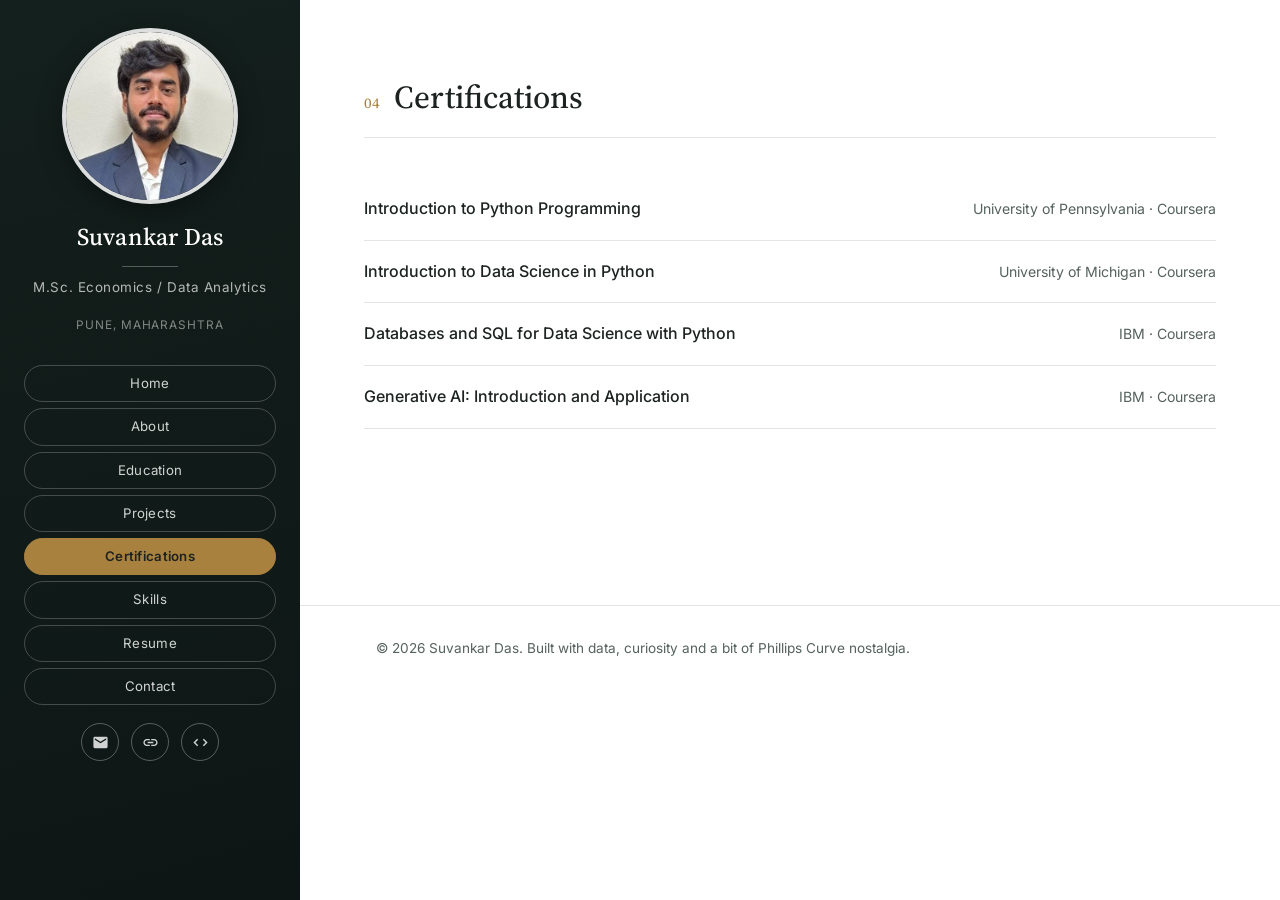
<file: certifications.html>
<!DOCTYPE html>
<html lang="en">
<head>
<meta charset="UTF-8" />
<meta name="viewport" content="width=device-width, initial-scale=1.0" />
<title>Certifications — Suvankar Das</title>
<link rel="preconnect" href="https://fonts.googleapis.com">
<link rel="preconnect" href="https://fonts.gstatic.com" crossorigin>
<link href="https://fonts.googleapis.com/css2?family=Source+Serif+4:opsz,wght@8..60,400;8..60,500;8..60,600&family=Inter:wght@400;500;600&display=swap" rel="stylesheet">
<style>
/* ---------------------------------------------------
   Tokens
--------------------------------------------------- */
:root {
  --bg: #ffffff;
  --bg-soft: #f6f7f5;
  --ink: #1c2321;
  --ink-soft: #55625d;
  --line: #e2e6e2;
  --teal: #175349;
  --teal-soft: #e6efec;
  --gold: #a9813f;

  --serif: 'Source Serif 4', Georgia, serif;
  --sans: 'Inter', -apple-system, BlinkMacSystemFont, 'Segoe UI', sans-serif;

  --max: 1080px;
  --pad: clamp(24px, 5vw, 64px);
}

* { box-sizing: border-box; }

html {
  scroll-behavior: smooth;
}

@media (prefers-reduced-motion: reduce) {
  html { scroll-behavior: auto; }
  *, *::before, *::after {
    animation-duration: 0.001ms !important;
    animation-iteration-count: 1 !important;
    transition-duration: 0.001ms !important;
    scroll-behavior: auto !important;
  }
}

body {
  margin: 0;
  background: var(--bg);
  color: var(--ink);
  font-family: var(--sans);
  font-size: 16px;
  line-height: 1.6;
  -webkit-font-smoothing: antialiased;
}

h1, h2, h3 {
  font-family: var(--serif);
  color: var(--ink);
  margin: 0;
  font-weight: 500;
}

p { margin: 0 0 1em; max-width: 62ch; }

a {
  color: var(--teal);
  text-decoration: none;
}
a:hover { text-decoration: underline; }

.grain { display: none; }

/* ---------------------------------------------------
   Sidebar
--------------------------------------------------- */
.layout {
  display: flex;
  min-height: 100vh;
}

.sidebar {
  width: 300px;
  flex-shrink: 0;
  background: linear-gradient(165deg, #14201d 0%, #0d1614 100%);
  color: #f2f4f2;
  display: flex;
  flex-direction: column;
  align-items: center;
  padding: 28px 24px 24px;
  position: sticky;
  top: 0;
  height: 100vh;
  overflow-y: auto;
}

.sidebar-photo {
  width: 176px;
  height: 176px;
  border-radius: 50%;
  overflow: hidden;
  border: 4px solid rgba(255,255,255,0.85);
  box-shadow: 0 8px 24px rgba(0,0,0,0.35);
  flex-shrink: 0;
}
.sidebar-photo img {
  width: 100%;
  height: 100%;
  object-fit: cover;
  display: block;
}

.sidebar-name {
  font-family: var(--serif);
  font-size: 1.5rem;
  color: #fff;
  margin-top: 14px;
  text-align: center;
  letter-spacing: 0.01em;
}

.sidebar-divider {
  width: 56px;
  height: 1px;
  background: rgba(255,255,255,0.28);
  margin: 10px 0;
}

.sidebar-role {
  font-size: 0.84rem;
  letter-spacing: 0.04em;
  color: rgba(242,244,242,0.72);
  text-align: center;
}
.sidebar-location {
  font-size: 0.74rem;
  letter-spacing: 0.08em;
  text-transform: uppercase;
  color: rgba(242,244,242,0.5);
  margin-top: 4px;
  text-align: center;
}

.sidebar-nav {
  display: flex;
  flex-direction: column;
  align-items: stretch;
  gap: 6px;
  width: 100%;
  margin-top: 18px;
}
.sidebar-nav a {
  display: block;
  text-align: center;
  padding: 7px 14px;
  border-radius: 999px;
  border: 1px solid rgba(255,255,255,0.22);
  color: rgba(242,244,242,0.85);
  font-size: 0.83rem;
  letter-spacing: 0.02em;
  transition: background 0.2s ease, border-color 0.2s ease, color 0.2s ease;
}
.sidebar-nav a:hover {
  text-decoration: none;
  border-color: var(--gold);
  color: #fff;
}
.sidebar-nav a.active {
  background: var(--gold);
  border-color: var(--gold);
  color: #1c2321;
  font-weight: 600;
}

.sidebar-socials {
  display: flex;
  gap: 12px;
  margin-top: 18px;
}
.sidebar-socials a {
  width: 38px;
  height: 38px;
  border-radius: 50%;
  border: 1px solid rgba(255,255,255,0.3);
  display: flex;
  align-items: center;
  justify-content: center;
  color: rgba(242,244,242,0.85);
  transition: background 0.2s ease, border-color 0.2s ease, color 0.2s ease;
}
.sidebar-socials a:hover {
  text-decoration: none;
  background: var(--gold);
  border-color: var(--gold);
  color: #1c2321;
}
.sidebar-socials svg { width: 17px; height: 17px; fill: currentColor; }

.sidebar-toggle {
  display: none;
}

.content {
  flex: 1;
  min-width: 0;
}

/* Mobile nav toggle (unused on desktop) */
.nav-toggle {
  display: none;
}

@media (max-width: 880px) {
  .layout { flex-direction: column; }
  .sidebar {
    width: 100%;
    height: auto;
    position: relative;
    top: auto;
    padding: 24px 24px 20px;
  }
  .sidebar-toggle {
    display: flex;
    flex-direction: column;
    justify-content: center;
    gap: 5px;
    width: 34px;
    height: 34px;
    background: none;
    border: none;
    cursor: pointer;
    padding: 0;
    align-self: flex-end;
    margin-bottom: 8px;
  }
  .sidebar-toggle span {
    display: block;
    height: 2px;
    background: #fff;
    border-radius: 2px;
    transition: transform 0.25s ease, opacity 0.25s ease;
  }
  .sidebar-toggle.open span:nth-child(1) { transform: translateY(7px) rotate(45deg); }
  .sidebar-toggle.open span:nth-child(2) { opacity: 0; }
  .sidebar-toggle.open span:nth-child(3) { transform: translateY(-7px) rotate(-45deg); }
  .sidebar-photo { width: 96px; height: 96px; }
  .sidebar-nav {
    display: none;
    margin-top: 20px;
  }
  .sidebar-nav.open { display: flex; }
}

/* ---------------------------------------------------
   Sections (shared)
--------------------------------------------------- */
.section {
  max-width: var(--max);
  margin: 0 auto;
  padding: 96px var(--pad) 0;
  scroll-margin-top: 78px;
}
.section:last-of-type { padding-bottom: 96px; }

.page-section { padding-top: 72px; }

/* Home page teaser grid linking out to the other pages */
.home-teaser { padding-top: 40px; }
.teaser-grid {
  display: grid;
  grid-template-columns: repeat(4, 1fr);
  gap: 20px;
}
.teaser-card {
  display: block;
  padding: 24px;
  border: 1px solid var(--line);
  border-radius: 4px;
  color: var(--ink);
  transition: border-color 0.2s ease, transform 0.2s ease;
}
.teaser-card:hover {
  border-color: var(--teal);
  transform: translateY(-3px);
  text-decoration: none;
}
.teaser-card h3 { font-size: 1.05rem; margin-bottom: 6px; }
.teaser-card p { font-size: 0.88rem; color: var(--ink-soft); margin: 0; }

@media (max-width: 880px) {
  .teaser-grid { grid-template-columns: repeat(2, 1fr); }
}
@media (max-width: 520px) {
  .teaser-grid { grid-template-columns: 1fr; }
}

.section-head {
  display: flex;
  align-items: baseline;
  gap: 14px;
  margin-bottom: 40px;
  border-bottom: 1px solid var(--line);
  padding-bottom: 14px;
}
.section-index {
  font-family: var(--serif);
  font-size: 0.9rem;
  color: var(--gold);
}
.section-head h2 {
  font-size: clamp(1.5rem, 3vw, 2rem);
}

.reveal {
  opacity: 0;
  transform: translateY(18px);
  transition: opacity 0.6s ease, transform 0.6s ease;
}
.reveal.in-view {
  opacity: 1;
  transform: translateY(0);
}

/* ---------------------------------------------------
   Hero
--------------------------------------------------- */
.hero {
  position: relative;
  padding-top: 64px;
  padding-bottom: 40px;
  display: grid;
  grid-template-columns: 1.1fr 0.9fr;
  gap: 24px;
  align-items: center;
  min-height: 78vh;
}

.hero-kicker {
  font-size: 0.82rem;
  letter-spacing: 0.12em;
  text-transform: uppercase;
  color: var(--ink-soft);
  margin-bottom: 18px;
}

.hero-name {
  font-size: clamp(3rem, 7vw, 5.2rem);
  line-height: 0.98;
  letter-spacing: -0.01em;
}

.hero-role {
  font-family: var(--serif);
  font-size: clamp(1.1rem, 2vw, 1.4rem);
  color: var(--teal);
  margin: 20px 0 18px;
}
.rule-word { color: var(--gold); }

.hero-statement {
  color: var(--ink-soft);
  max-width: 46ch;
}

.hero-actions {
  display: flex;
  gap: 14px;
  margin-top: 28px;
  flex-wrap: wrap;
}

.btn {
  display: inline-flex;
  align-items: center;
  padding: 12px 22px;
  border-radius: 3px;
  font-size: 0.92rem;
  font-weight: 500;
  border: 1px solid transparent;
  cursor: pointer;
  transition: background 0.2s ease, color 0.2s ease, border-color 0.2s ease;
}
.btn:hover { text-decoration: none; }

.btn-primary {
  background: var(--teal);
  color: #fff;
}
.btn-primary:hover { background: #0e3a33; }

.btn-ghost {
  background: transparent;
  border-color: var(--line);
  color: var(--ink);
}
.btn-ghost:hover { border-color: var(--teal); color: var(--teal); }

.hero-curve {
  width: 100%;
}
.curve-axis {
  stroke: var(--line);
  stroke-width: 2;
}
.curve-path {
  fill: none;
  stroke: var(--teal);
  stroke-width: 3;
  stroke-linecap: round;
  stroke-dasharray: 700;
  stroke-dashoffset: 700;
  animation: draw-curve 1.8s ease-out 0.3s forwards;
}
.curve-dot {
  fill: var(--gold);
  opacity: 0;
  animation: dot-in 0.4s ease-out forwards;
}
.curve-dot:nth-of-type(1) { animation-delay: 0.4s; }
.curve-dot:nth-of-type(2) { animation-delay: 1.1s; }
.curve-dot:nth-of-type(3) { animation-delay: 1.9s; }
.curve-label {
  font-family: var(--sans);
  font-size: 13px;
  fill: var(--ink-soft);
}

@keyframes draw-curve {
  to { stroke-dashoffset: 0; }
}
@keyframes dot-in {
  to { opacity: 1; }
}

/* ---------------------------------------------------
   About
--------------------------------------------------- */
.about-grid {
  display: grid;
  grid-template-columns: 1.4fr 1fr;
  gap: 56px;
}

.about-facts {
  list-style: none;
  margin: 0;
  padding: 0;
  border-top: 1px solid var(--line);
}
.about-facts li {
  display: flex;
  flex-direction: column;
  gap: 4px;
  padding: 14px 0;
  border-bottom: 1px solid var(--line);
}
.fact-label {
  font-size: 0.75rem;
  text-transform: uppercase;
  letter-spacing: 0.08em;
  color: var(--ink-soft);
}
.fact-value { font-size: 0.96rem; }

/* ---------------------------------------------------
   Education timeline
--------------------------------------------------- */
.timeline {
  list-style: none;
  margin: 0;
  padding: 0;
  border-left: 2px solid var(--line);
}

.timeline-item {
  display: grid;
  grid-template-columns: 160px 1fr;
  gap: 24px;
  padding: 0 0 40px 28px;
  position: relative;
}
.timeline-item::before {
  content: '';
  position: absolute;
  left: -7px;
  top: 4px;
  width: 12px;
  height: 12px;
  border-radius: 50%;
  background: var(--teal);
  border: 3px solid #fff;
  box-shadow: 0 0 0 1px var(--line);
}
.timeline-item:last-child { padding-bottom: 0; }

.timeline-date {
  font-family: var(--serif);
  color: var(--ink-soft);
  font-size: 0.95rem;
}
.timeline-tag {
  display: block;
  margin-top: 4px;
  font-family: var(--sans);
  font-size: 0.72rem;
  letter-spacing: 0.06em;
  text-transform: uppercase;
  color: var(--gold);
}

.timeline-body h3 { font-size: 1.15rem; margin-bottom: 4px; }
.timeline-org { color: var(--ink-soft); margin-bottom: 4px; }
.timeline-detail { color: var(--ink); font-size: 0.92rem; margin-bottom: 0; }

/* ---------------------------------------------------
   Projects
--------------------------------------------------- */
.projects {
  display: flex;
  flex-direction: column;
  gap: 28px;
}

.project-card {
  display: grid;
  grid-template-columns: 1fr 220px;
  gap: 32px;
  padding: 32px;
  background: var(--bg-soft);
  border: 1px solid var(--line);
  border-radius: 4px;
}

.project-main h3 {
  font-size: 1.2rem;
  margin-bottom: 6px;
  max-width: 48ch;
}
.project-sub {
  color: var(--teal);
  font-size: 0.92rem;
  margin-bottom: 12px;
}
.project-desc { color: var(--ink-soft); }

.project-toggle {
  background: none;
  border: none;
  padding: 0;
  color: var(--teal);
  font-size: 0.88rem;
  font-family: var(--sans);
  cursor: pointer;
  display: inline-flex;
  align-items: center;
  gap: 6px;
}
.project-toggle:hover { text-decoration: underline; }
.chevron { transition: transform 0.25s ease; display: inline-block; }
.project-toggle[aria-expanded="true"] .chevron { transform: rotate(180deg); }

.project-more {
  overflow: hidden;
  max-height: 0;
  transition: max-height 0.35s ease;
}
.project-more p {
  padding-top: 14px;
  color: var(--ink-soft);
  font-size: 0.94rem;
}

.project-stat {
  border-left: 1px solid var(--line);
  padding-left: 28px;
  display: flex;
  flex-direction: column;
  justify-content: center;
}
.stat-value {
  font-family: var(--serif);
  font-size: 1.7rem;
  color: var(--teal);
  display: block;
  margin-bottom: 8px;
}
.stat-label {
  font-size: 0.82rem;
  color: var(--ink-soft);
  line-height: 1.5;
}

/* ---------------------------------------------------
   Certifications
--------------------------------------------------- */
.cert-list {
  list-style: none;
  margin: 0;
  padding: 0;
}
.cert-item {
  display: flex;
  justify-content: space-between;
  align-items: baseline;
  gap: 16px;
  padding: 18px 0;
  border-bottom: 1px solid var(--line);
  flex-wrap: wrap;
}
.cert-name { font-weight: 500; }
.cert-issuer { color: var(--ink-soft); font-size: 0.88rem; white-space: nowrap; }

/* ---------------------------------------------------
   Skills
--------------------------------------------------- */
.skills-grid {
  display: grid;
  grid-template-columns: repeat(2, 1fr);
  gap: 32px 48px;
}
.skill-group h3 {
  font-size: 1rem;
  color: var(--ink-soft);
  font-weight: 500;
  margin-bottom: 14px;
  font-family: var(--sans);
}
.tag-row {
  display: flex;
  flex-wrap: wrap;
  gap: 8px;
}
.tag {
  font-size: 0.84rem;
  padding: 7px 14px;
  border: 1px solid var(--line);
  border-radius: 999px;
  background: var(--bg);
  transition: border-color 0.2s ease, color 0.2s ease, background 0.2s ease;
}
.tag:hover {
  border-color: var(--teal);
  background: var(--teal-soft);
  color: var(--teal);
}

/* ---------------------------------------------------
   Resume
--------------------------------------------------- */
.resume-panel {
  display: grid;
  grid-template-columns: 0.9fr 1.1fr;
  gap: 40px;
  align-items: start;
}
.resume-copy .btn { margin-right: 12px; margin-top: 8px; }

.resume-card {
  display: flex;
  flex-direction: column;
  align-items: center;
  justify-content: center;
  gap: 10px;
  padding: 48px 24px;
  border: 1px solid var(--line);
  border-radius: 4px;
  background: var(--bg-soft);
  color: var(--ink);
  text-align: center;
  transition: border-color 0.2s ease, transform 0.2s ease;
}
.resume-card:hover {
  border-color: var(--teal);
  transform: translateY(-3px);
  text-decoration: none;
}
.resume-card-icon {
  width: 56px;
  height: 70px;
  color: var(--teal);
}
.resume-card-label {
  font-family: var(--sans);
  font-size: 11px;
  font-weight: 600;
  fill: var(--teal);
}
.resume-card-name {
  font-size: 0.92rem;
  font-weight: 500;
  word-break: break-word;
}
.resume-card-hint {
  font-size: 0.8rem;
  color: var(--ink-soft);
}

/* ---------------------------------------------------
   Contact
--------------------------------------------------- */
.contact-grid {
  display: grid;
  grid-template-columns: 0.9fr 1.1fr;
  gap: 48px;
}

.contact-list {
  list-style: none;
  margin: 20px 0 0;
  padding: 0;
}
.contact-list li {
  display: flex;
  gap: 14px;
  padding: 12px 0;
  border-bottom: 1px solid var(--line);
  align-items: baseline;
  flex-wrap: wrap;
}
.contact-label {
  width: 90px;
  flex-shrink: 0;
  font-size: 0.78rem;
  text-transform: uppercase;
  letter-spacing: 0.08em;
  color: var(--ink-soft);
}

.contact-form {
  display: flex;
  flex-direction: column;
  gap: 6px;
}
.contact-form label {
  font-size: 0.78rem;
  text-transform: uppercase;
  letter-spacing: 0.08em;
  color: var(--ink-soft);
  margin-top: 12px;
}
.contact-form input,
.contact-form textarea {
  font-family: var(--sans);
  font-size: 0.95rem;
  padding: 11px 12px;
  border: 1px solid var(--line);
  border-radius: 3px;
  background: var(--bg);
  color: var(--ink);
  resize: vertical;
}
.contact-form input:focus,
.contact-form textarea:focus {
  outline: none;
  border-color: var(--teal);
}
.contact-form .btn { margin-top: 18px; align-self: flex-start; }
.form-note {
  font-size: 0.88rem;
  color: var(--teal);
  min-height: 1.2em;
}

/* ---------------------------------------------------
   Focus visibility (accessibility)
--------------------------------------------------- */
a:focus-visible,
button:focus-visible,
input:focus-visible,
textarea:focus-visible {
  outline: 2px solid var(--teal);
  outline-offset: 2px;
}

/* ---------------------------------------------------
   Footer
--------------------------------------------------- */
.site-footer {
  text-align: center;
  padding: 32px var(--pad) 48px;
  color: var(--ink-soft);
  font-size: 0.85rem;
  border-top: 1px solid var(--line);
  margin-top: 80px;
}

/* ---------------------------------------------------
   Responsive
--------------------------------------------------- */
@media (max-width: 880px) {
  .hero { grid-template-columns: 1fr; min-height: auto; }
  .hero-curve { order: -1; max-width: 420px; margin: 0 auto 12px; }
  .about-grid,
  .resume-panel,
  .contact-grid { grid-template-columns: 1fr; }
  .skills-grid { grid-template-columns: 1fr; }
  .project-card { grid-template-columns: 1fr; }
  .project-stat {
    border-left: none;
    border-top: 1px solid var(--line);
    padding-left: 0;
    padding-top: 20px;
  }
}

@media (max-width: 720px) {
  .timeline-item { grid-template-columns: 1fr; gap: 6px; }
}

  </style>
</head>
<body data-page="certifications">

<div class="layout">
  <aside class="sidebar">
    <button class="sidebar-toggle" id="navToggle" aria-label="Toggle navigation" aria-expanded="false">
      <span></span><span></span><span></span>
    </button>
    <div class="sidebar-photo">
      <img src="assets/Photo.jpeg" alt="Suvankar Das" />
    </div>
    <h2 class="sidebar-name">Suvankar Das</h2>
    <div class="sidebar-divider"></div>
    <p class="sidebar-role">M.Sc. Economics / Data Analytics</p>
    <p class="sidebar-location">Pune, Maharashtra</p>

    <nav class="sidebar-nav" id="sidebarNav">
      <a href="index.html" class="nav-link" data-page="home">Home</a>
      <a href="about.html" class="nav-link" data-page="about">About</a>
      <a href="education.html" class="nav-link" data-page="education">Education</a>
      <a href="projects.html" class="nav-link" data-page="projects">Projects</a>
      <a href="certifications.html" class="nav-link" data-page="certifications">Certifications</a>
      <a href="skills.html" class="nav-link" data-page="skills">Skills</a>
      <a href="resume.html" class="nav-link" data-page="resume">Resume</a>
      <a href="contact.html" class="nav-link" data-page="contact">Contact</a>
    </nav>

    <div class="sidebar-socials">
      <a href="mailto:amitdas05876@gmail.com" title="Email" aria-label="Email">
        <svg viewBox="0 0 24 24"><path d="M20 4H4c-1.1 0-1.99.9-1.99 2L2 18c0 1.1.9 2 2 2h16c1.1 0 2-.9 2-2V6c0-1.1-.9-2-2-2zm0 4l-8 5-8-5V6l8 5 8-5v2z"/></svg>
      </a>
      <a href="https://www.linkedin.com/in/suvankar-das-99a2b736a" target="_blank" rel="noopener" title="LinkedIn" aria-label="LinkedIn">
        <svg viewBox="0 0 24 24"><path d="M3.9 12c0-1.71 1.39-3.1 3.1-3.1h4V7H7c-2.76 0-5 2.24-5 5s2.24 5 5 5h4v-1.9H7c-1.71 0-3.1-1.39-3.1-3.1zM8 13h8v-2H8v2zm9-6h-4v1.9h4c1.71 0 3.1 1.39 3.1 3.1s-1.39 3.1-3.1 3.1h-4V17h4c2.76 0 5-2.24 5-5s-2.24-5-5-5z"/></svg>
      </a>
      <a href="https://github.com/suvankardas" target="_blank" rel="noopener" title="GitHub" aria-label="GitHub">
        <svg viewBox="0 0 24 24"><path d="M8.7 15.87L4.83 12l3.87-3.87L7.3 6.7 2 12l5.3 5.3zm6.6 0L19.17 12 15.3 8.13 16.7 6.7 22 12l-5.3 5.3z"/></svg>
      </a>
    </div>
  </aside>

  <div class="content">
<main>
  <section class="section reveal page-section">
    <div class="section-head">
      <span class="section-index">04</span>
      <h2>Certifications</h2>
    </div>

    <ul class="cert-list">
      <li class="cert-item">
        <span class="cert-name">Introduction to Python Programming</span>
        <span class="cert-issuer">University of Pennsylvania · Coursera</span>
      </li>
      <li class="cert-item">
        <span class="cert-name">Introduction to Data Science in Python</span>
        <span class="cert-issuer">University of Michigan · Coursera</span>
      </li>
      <li class="cert-item">
        <span class="cert-name">Databases and SQL for Data Science with Python</span>
        <span class="cert-issuer">IBM · Coursera</span>
      </li>
      <li class="cert-item">
        <span class="cert-name">Generative AI: Introduction and Application</span>
        <span class="cert-issuer">IBM · Coursera</span>
      </li>
    </ul>
  </section>
</main>

<footer class="site-footer">
  <p>© <span id="year"></span> Suvankar Das. Built with data, curiosity and a bit of Phillips Curve nostalgia.</p>
</footer>
  </div><!-- .content -->
</div><!-- .layout -->

<script>
// ---------------------------------------------------
// Footer year
// ---------------------------------------------------
document.getElementById('year').textContent = new Date().getFullYear();

// ---------------------------------------------------
// Mobile nav toggle
// ---------------------------------------------------
const navToggle = document.getElementById('navToggle');
const siteNav = document.getElementById('sidebarNav');

navToggle.addEventListener('click', () => {
  const isOpen = siteNav.classList.toggle('open');
  navToggle.classList.toggle('open', isOpen);
  navToggle.setAttribute('aria-expanded', String(isOpen));
});

siteNav.querySelectorAll('.nav-link').forEach((link) => {
  link.addEventListener('click', () => {
    siteNav.classList.remove('open');
    navToggle.classList.remove('open');
    navToggle.setAttribute('aria-expanded', 'false');
  });
});

// ---------------------------------------------------
// Nav highlighting: mark the link matching the current page
// ---------------------------------------------------
const currentPage = document.body.getAttribute('data-page');
document.querySelectorAll('.nav-link').forEach((link) => {
  link.classList.toggle('active', link.getAttribute('data-page') === currentPage);
});

// ---------------------------------------------------
// Reveal-on-scroll for section entrances
// ---------------------------------------------------
const revealObserver = new IntersectionObserver(
  (entries) => {
    entries.forEach((entry) => {
      if (entry.isIntersecting) {
        entry.target.classList.add('in-view');
        revealObserver.unobserve(entry.target);
      }
    });
  },
  { threshold: 0.12 }
);

document.querySelectorAll('.reveal').forEach((el) => revealObserver.observe(el));

// ---------------------------------------------------
// Project "read more" toggles
// ---------------------------------------------------
document.querySelectorAll('.project-toggle').forEach((btn) => {
  const panel = btn.parentElement.querySelector('.project-more');

  btn.addEventListener('click', () => {
    const expanded = btn.getAttribute('aria-expanded') === 'true';
    btn.setAttribute('aria-expanded', String(!expanded));

    if (expanded) {
      panel.style.maxHeight = null;
    } else {
      panel.style.maxHeight = panel.scrollHeight + 'px';
    }

    btn.querySelector('.toggle-text').textContent = expanded ? 'Read the methodology' : 'Hide the methodology';
  });
});

// ---------------------------------------------------
// Contact form — mailto handoff with inline confirmation
// ---------------------------------------------------
const contactForm = document.getElementById('contactForm');
const formNote = document.getElementById('formNote');

contactForm.addEventListener('submit', (event) => {
  event.preventDefault();

  const name = document.getElementById('name').value.trim();
  const email = document.getElementById('email').value.trim();
  const message = document.getElementById('message').value.trim();

  if (!name || !email || !message) {
    formNote.textContent = 'Please fill in every field before sending.';
    return;
  }

  const subject = encodeURIComponent(`Portfolio enquiry from ${name}`);
  const body = encodeURIComponent(`${message}

— ${name} (${email})`);
  window.location.href = `mailto:amitdas05876@gmail.com?subject=${subject}&body=${body}`;

  formNote.textContent = 'Opening your email client to send this message…';
  contactForm.reset();
});

  </script>
</body>
</html>
</file>
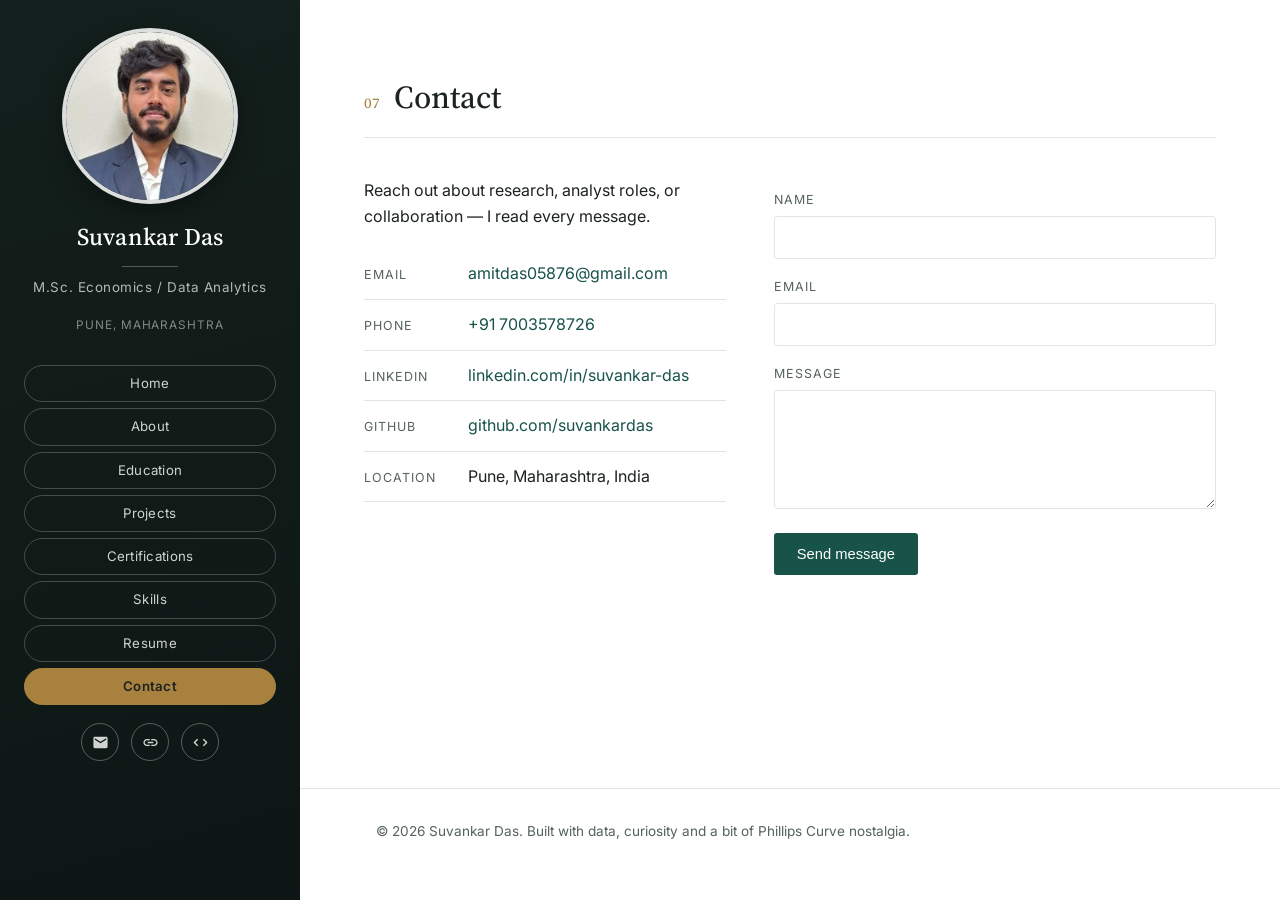
<file: contact.html>
<!DOCTYPE html>
<html lang="en">
<head>
<meta charset="UTF-8" />
<meta name="viewport" content="width=device-width, initial-scale=1.0" />
<title>Contact — Suvankar Das</title>
<link rel="preconnect" href="https://fonts.googleapis.com">
<link rel="preconnect" href="https://fonts.gstatic.com" crossorigin>
<link href="https://fonts.googleapis.com/css2?family=Source+Serif+4:opsz,wght@8..60,400;8..60,500;8..60,600&family=Inter:wght@400;500;600&display=swap" rel="stylesheet">
<style>
/* ---------------------------------------------------
   Tokens
--------------------------------------------------- */
:root {
  --bg: #ffffff;
  --bg-soft: #f6f7f5;
  --ink: #1c2321;
  --ink-soft: #55625d;
  --line: #e2e6e2;
  --teal: #175349;
  --teal-soft: #e6efec;
  --gold: #a9813f;

  --serif: 'Source Serif 4', Georgia, serif;
  --sans: 'Inter', -apple-system, BlinkMacSystemFont, 'Segoe UI', sans-serif;

  --max: 1080px;
  --pad: clamp(24px, 5vw, 64px);
}

* { box-sizing: border-box; }

html {
  scroll-behavior: smooth;
}

@media (prefers-reduced-motion: reduce) {
  html { scroll-behavior: auto; }
  *, *::before, *::after {
    animation-duration: 0.001ms !important;
    animation-iteration-count: 1 !important;
    transition-duration: 0.001ms !important;
    scroll-behavior: auto !important;
  }
}

body {
  margin: 0;
  background: var(--bg);
  color: var(--ink);
  font-family: var(--sans);
  font-size: 16px;
  line-height: 1.6;
  -webkit-font-smoothing: antialiased;
}

h1, h2, h3 {
  font-family: var(--serif);
  color: var(--ink);
  margin: 0;
  font-weight: 500;
}

p { margin: 0 0 1em; max-width: 62ch; }

a {
  color: var(--teal);
  text-decoration: none;
}
a:hover { text-decoration: underline; }

.grain { display: none; }

/* ---------------------------------------------------
   Sidebar
--------------------------------------------------- */
.layout {
  display: flex;
  min-height: 100vh;
}

.sidebar {
  width: 300px;
  flex-shrink: 0;
  background: linear-gradient(165deg, #14201d 0%, #0d1614 100%);
  color: #f2f4f2;
  display: flex;
  flex-direction: column;
  align-items: center;
  padding: 28px 24px 24px;
  position: sticky;
  top: 0;
  height: 100vh;
  overflow-y: auto;
}

.sidebar-photo {
  width: 176px;
  height: 176px;
  border-radius: 50%;
  overflow: hidden;
  border: 4px solid rgba(255,255,255,0.85);
  box-shadow: 0 8px 24px rgba(0,0,0,0.35);
  flex-shrink: 0;
}
.sidebar-photo img {
  width: 100%;
  height: 100%;
  object-fit: cover;
  display: block;
}

.sidebar-name {
  font-family: var(--serif);
  font-size: 1.5rem;
  color: #fff;
  margin-top: 14px;
  text-align: center;
  letter-spacing: 0.01em;
}

.sidebar-divider {
  width: 56px;
  height: 1px;
  background: rgba(255,255,255,0.28);
  margin: 10px 0;
}

.sidebar-role {
  font-size: 0.84rem;
  letter-spacing: 0.04em;
  color: rgba(242,244,242,0.72);
  text-align: center;
}
.sidebar-location {
  font-size: 0.74rem;
  letter-spacing: 0.08em;
  text-transform: uppercase;
  color: rgba(242,244,242,0.5);
  margin-top: 4px;
  text-align: center;
}

.sidebar-nav {
  display: flex;
  flex-direction: column;
  align-items: stretch;
  gap: 6px;
  width: 100%;
  margin-top: 18px;
}
.sidebar-nav a {
  display: block;
  text-align: center;
  padding: 7px 14px;
  border-radius: 999px;
  border: 1px solid rgba(255,255,255,0.22);
  color: rgba(242,244,242,0.85);
  font-size: 0.83rem;
  letter-spacing: 0.02em;
  transition: background 0.2s ease, border-color 0.2s ease, color 0.2s ease;
}
.sidebar-nav a:hover {
  text-decoration: none;
  border-color: var(--gold);
  color: #fff;
}
.sidebar-nav a.active {
  background: var(--gold);
  border-color: var(--gold);
  color: #1c2321;
  font-weight: 600;
}

.sidebar-socials {
  display: flex;
  gap: 12px;
  margin-top: 18px;
}
.sidebar-socials a {
  width: 38px;
  height: 38px;
  border-radius: 50%;
  border: 1px solid rgba(255,255,255,0.3);
  display: flex;
  align-items: center;
  justify-content: center;
  color: rgba(242,244,242,0.85);
  transition: background 0.2s ease, border-color 0.2s ease, color 0.2s ease;
}
.sidebar-socials a:hover {
  text-decoration: none;
  background: var(--gold);
  border-color: var(--gold);
  color: #1c2321;
}
.sidebar-socials svg { width: 17px; height: 17px; fill: currentColor; }

.sidebar-toggle {
  display: none;
}

.content {
  flex: 1;
  min-width: 0;
}

/* Mobile nav toggle (unused on desktop) */
.nav-toggle {
  display: none;
}

@media (max-width: 880px) {
  .layout { flex-direction: column; }
  .sidebar {
    width: 100%;
    height: auto;
    position: relative;
    top: auto;
    padding: 24px 24px 20px;
  }
  .sidebar-toggle {
    display: flex;
    flex-direction: column;
    justify-content: center;
    gap: 5px;
    width: 34px;
    height: 34px;
    background: none;
    border: none;
    cursor: pointer;
    padding: 0;
    align-self: flex-end;
    margin-bottom: 8px;
  }
  .sidebar-toggle span {
    display: block;
    height: 2px;
    background: #fff;
    border-radius: 2px;
    transition: transform 0.25s ease, opacity 0.25s ease;
  }
  .sidebar-toggle.open span:nth-child(1) { transform: translateY(7px) rotate(45deg); }
  .sidebar-toggle.open span:nth-child(2) { opacity: 0; }
  .sidebar-toggle.open span:nth-child(3) { transform: translateY(-7px) rotate(-45deg); }
  .sidebar-photo { width: 96px; height: 96px; }
  .sidebar-nav {
    display: none;
    margin-top: 20px;
  }
  .sidebar-nav.open { display: flex; }
}

/* ---------------------------------------------------
   Sections (shared)
--------------------------------------------------- */
.section {
  max-width: var(--max);
  margin: 0 auto;
  padding: 96px var(--pad) 0;
  scroll-margin-top: 78px;
}
.section:last-of-type { padding-bottom: 96px; }

.page-section { padding-top: 72px; }

/* Home page teaser grid linking out to the other pages */
.home-teaser { padding-top: 40px; }
.teaser-grid {
  display: grid;
  grid-template-columns: repeat(4, 1fr);
  gap: 20px;
}
.teaser-card {
  display: block;
  padding: 24px;
  border: 1px solid var(--line);
  border-radius: 4px;
  color: var(--ink);
  transition: border-color 0.2s ease, transform 0.2s ease;
}
.teaser-card:hover {
  border-color: var(--teal);
  transform: translateY(-3px);
  text-decoration: none;
}
.teaser-card h3 { font-size: 1.05rem; margin-bottom: 6px; }
.teaser-card p { font-size: 0.88rem; color: var(--ink-soft); margin: 0; }

@media (max-width: 880px) {
  .teaser-grid { grid-template-columns: repeat(2, 1fr); }
}
@media (max-width: 520px) {
  .teaser-grid { grid-template-columns: 1fr; }
}

.section-head {
  display: flex;
  align-items: baseline;
  gap: 14px;
  margin-bottom: 40px;
  border-bottom: 1px solid var(--line);
  padding-bottom: 14px;
}
.section-index {
  font-family: var(--serif);
  font-size: 0.9rem;
  color: var(--gold);
}
.section-head h2 {
  font-size: clamp(1.5rem, 3vw, 2rem);
}

.reveal {
  opacity: 0;
  transform: translateY(18px);
  transition: opacity 0.6s ease, transform 0.6s ease;
}
.reveal.in-view {
  opacity: 1;
  transform: translateY(0);
}

/* ---------------------------------------------------
   Hero
--------------------------------------------------- */
.hero {
  position: relative;
  padding-top: 64px;
  padding-bottom: 40px;
  display: grid;
  grid-template-columns: 1.1fr 0.9fr;
  gap: 24px;
  align-items: center;
  min-height: 78vh;
}

.hero-kicker {
  font-size: 0.82rem;
  letter-spacing: 0.12em;
  text-transform: uppercase;
  color: var(--ink-soft);
  margin-bottom: 18px;
}

.hero-name {
  font-size: clamp(3rem, 7vw, 5.2rem);
  line-height: 0.98;
  letter-spacing: -0.01em;
}

.hero-role {
  font-family: var(--serif);
  font-size: clamp(1.1rem, 2vw, 1.4rem);
  color: var(--teal);
  margin: 20px 0 18px;
}
.rule-word { color: var(--gold); }

.hero-statement {
  color: var(--ink-soft);
  max-width: 46ch;
}

.hero-actions {
  display: flex;
  gap: 14px;
  margin-top: 28px;
  flex-wrap: wrap;
}

.btn {
  display: inline-flex;
  align-items: center;
  padding: 12px 22px;
  border-radius: 3px;
  font-size: 0.92rem;
  font-weight: 500;
  border: 1px solid transparent;
  cursor: pointer;
  transition: background 0.2s ease, color 0.2s ease, border-color 0.2s ease;
}
.btn:hover { text-decoration: none; }

.btn-primary {
  background: var(--teal);
  color: #fff;
}
.btn-primary:hover { background: #0e3a33; }

.btn-ghost {
  background: transparent;
  border-color: var(--line);
  color: var(--ink);
}
.btn-ghost:hover { border-color: var(--teal); color: var(--teal); }

.hero-curve {
  width: 100%;
}
.curve-axis {
  stroke: var(--line);
  stroke-width: 2;
}
.curve-path {
  fill: none;
  stroke: var(--teal);
  stroke-width: 3;
  stroke-linecap: round;
  stroke-dasharray: 700;
  stroke-dashoffset: 700;
  animation: draw-curve 1.8s ease-out 0.3s forwards;
}
.curve-dot {
  fill: var(--gold);
  opacity: 0;
  animation: dot-in 0.4s ease-out forwards;
}
.curve-dot:nth-of-type(1) { animation-delay: 0.4s; }
.curve-dot:nth-of-type(2) { animation-delay: 1.1s; }
.curve-dot:nth-of-type(3) { animation-delay: 1.9s; }
.curve-label {
  font-family: var(--sans);
  font-size: 13px;
  fill: var(--ink-soft);
}

@keyframes draw-curve {
  to { stroke-dashoffset: 0; }
}
@keyframes dot-in {
  to { opacity: 1; }
}

/* ---------------------------------------------------
   About
--------------------------------------------------- */
.about-grid {
  display: grid;
  grid-template-columns: 1.4fr 1fr;
  gap: 56px;
}

.about-facts {
  list-style: none;
  margin: 0;
  padding: 0;
  border-top: 1px solid var(--line);
}
.about-facts li {
  display: flex;
  flex-direction: column;
  gap: 4px;
  padding: 14px 0;
  border-bottom: 1px solid var(--line);
}
.fact-label {
  font-size: 0.75rem;
  text-transform: uppercase;
  letter-spacing: 0.08em;
  color: var(--ink-soft);
}
.fact-value { font-size: 0.96rem; }

/* ---------------------------------------------------
   Education timeline
--------------------------------------------------- */
.timeline {
  list-style: none;
  margin: 0;
  padding: 0;
  border-left: 2px solid var(--line);
}

.timeline-item {
  display: grid;
  grid-template-columns: 160px 1fr;
  gap: 24px;
  padding: 0 0 40px 28px;
  position: relative;
}
.timeline-item::before {
  content: '';
  position: absolute;
  left: -7px;
  top: 4px;
  width: 12px;
  height: 12px;
  border-radius: 50%;
  background: var(--teal);
  border: 3px solid #fff;
  box-shadow: 0 0 0 1px var(--line);
}
.timeline-item:last-child { padding-bottom: 0; }

.timeline-date {
  font-family: var(--serif);
  color: var(--ink-soft);
  font-size: 0.95rem;
}
.timeline-tag {
  display: block;
  margin-top: 4px;
  font-family: var(--sans);
  font-size: 0.72rem;
  letter-spacing: 0.06em;
  text-transform: uppercase;
  color: var(--gold);
}

.timeline-body h3 { font-size: 1.15rem; margin-bottom: 4px; }
.timeline-org { color: var(--ink-soft); margin-bottom: 4px; }
.timeline-detail { color: var(--ink); font-size: 0.92rem; margin-bottom: 0; }

/* ---------------------------------------------------
   Projects
--------------------------------------------------- */
.projects {
  display: flex;
  flex-direction: column;
  gap: 28px;
}

.project-card {
  display: grid;
  grid-template-columns: 1fr 220px;
  gap: 32px;
  padding: 32px;
  background: var(--bg-soft);
  border: 1px solid var(--line);
  border-radius: 4px;
}

.project-main h3 {
  font-size: 1.2rem;
  margin-bottom: 6px;
  max-width: 48ch;
}
.project-sub {
  color: var(--teal);
  font-size: 0.92rem;
  margin-bottom: 12px;
}
.project-desc { color: var(--ink-soft); }

.project-toggle {
  background: none;
  border: none;
  padding: 0;
  color: var(--teal);
  font-size: 0.88rem;
  font-family: var(--sans);
  cursor: pointer;
  display: inline-flex;
  align-items: center;
  gap: 6px;
}
.project-toggle:hover { text-decoration: underline; }
.chevron { transition: transform 0.25s ease; display: inline-block; }
.project-toggle[aria-expanded="true"] .chevron { transform: rotate(180deg); }

.project-more {
  overflow: hidden;
  max-height: 0;
  transition: max-height 0.35s ease;
}
.project-more p {
  padding-top: 14px;
  color: var(--ink-soft);
  font-size: 0.94rem;
}

.project-stat {
  border-left: 1px solid var(--line);
  padding-left: 28px;
  display: flex;
  flex-direction: column;
  justify-content: center;
}
.stat-value {
  font-family: var(--serif);
  font-size: 1.7rem;
  color: var(--teal);
  display: block;
  margin-bottom: 8px;
}
.stat-label {
  font-size: 0.82rem;
  color: var(--ink-soft);
  line-height: 1.5;
}

/* ---------------------------------------------------
   Certifications
--------------------------------------------------- */
.cert-list {
  list-style: none;
  margin: 0;
  padding: 0;
}
.cert-item {
  display: flex;
  justify-content: space-between;
  align-items: baseline;
  gap: 16px;
  padding: 18px 0;
  border-bottom: 1px solid var(--line);
  flex-wrap: wrap;
}
.cert-name { font-weight: 500; }
.cert-issuer { color: var(--ink-soft); font-size: 0.88rem; white-space: nowrap; }

/* ---------------------------------------------------
   Skills
--------------------------------------------------- */
.skills-grid {
  display: grid;
  grid-template-columns: repeat(2, 1fr);
  gap: 32px 48px;
}
.skill-group h3 {
  font-size: 1rem;
  color: var(--ink-soft);
  font-weight: 500;
  margin-bottom: 14px;
  font-family: var(--sans);
}
.tag-row {
  display: flex;
  flex-wrap: wrap;
  gap: 8px;
}
.tag {
  font-size: 0.84rem;
  padding: 7px 14px;
  border: 1px solid var(--line);
  border-radius: 999px;
  background: var(--bg);
  transition: border-color 0.2s ease, color 0.2s ease, background 0.2s ease;
}
.tag:hover {
  border-color: var(--teal);
  background: var(--teal-soft);
  color: var(--teal);
}

/* ---------------------------------------------------
   Resume
--------------------------------------------------- */
.resume-panel {
  display: grid;
  grid-template-columns: 0.9fr 1.1fr;
  gap: 40px;
  align-items: start;
}
.resume-copy .btn { margin-right: 12px; margin-top: 8px; }

.resume-card {
  display: flex;
  flex-direction: column;
  align-items: center;
  justify-content: center;
  gap: 10px;
  padding: 48px 24px;
  border: 1px solid var(--line);
  border-radius: 4px;
  background: var(--bg-soft);
  color: var(--ink);
  text-align: center;
  transition: border-color 0.2s ease, transform 0.2s ease;
}
.resume-card:hover {
  border-color: var(--teal);
  transform: translateY(-3px);
  text-decoration: none;
}
.resume-card-icon {
  width: 56px;
  height: 70px;
  color: var(--teal);
}
.resume-card-label {
  font-family: var(--sans);
  font-size: 11px;
  font-weight: 600;
  fill: var(--teal);
}
.resume-card-name {
  font-size: 0.92rem;
  font-weight: 500;
  word-break: break-word;
}
.resume-card-hint {
  font-size: 0.8rem;
  color: var(--ink-soft);
}

/* ---------------------------------------------------
   Contact
--------------------------------------------------- */
.contact-grid {
  display: grid;
  grid-template-columns: 0.9fr 1.1fr;
  gap: 48px;
}

.contact-list {
  list-style: none;
  margin: 20px 0 0;
  padding: 0;
}
.contact-list li {
  display: flex;
  gap: 14px;
  padding: 12px 0;
  border-bottom: 1px solid var(--line);
  align-items: baseline;
  flex-wrap: wrap;
}
.contact-label {
  width: 90px;
  flex-shrink: 0;
  font-size: 0.78rem;
  text-transform: uppercase;
  letter-spacing: 0.08em;
  color: var(--ink-soft);
}

.contact-form {
  display: flex;
  flex-direction: column;
  gap: 6px;
}
.contact-form label {
  font-size: 0.78rem;
  text-transform: uppercase;
  letter-spacing: 0.08em;
  color: var(--ink-soft);
  margin-top: 12px;
}
.contact-form input,
.contact-form textarea {
  font-family: var(--sans);
  font-size: 0.95rem;
  padding: 11px 12px;
  border: 1px solid var(--line);
  border-radius: 3px;
  background: var(--bg);
  color: var(--ink);
  resize: vertical;
}
.contact-form input:focus,
.contact-form textarea:focus {
  outline: none;
  border-color: var(--teal);
}
.contact-form .btn { margin-top: 18px; align-self: flex-start; }
.form-note {
  font-size: 0.88rem;
  color: var(--teal);
  min-height: 1.2em;
}

/* ---------------------------------------------------
   Focus visibility (accessibility)
--------------------------------------------------- */
a:focus-visible,
button:focus-visible,
input:focus-visible,
textarea:focus-visible {
  outline: 2px solid var(--teal);
  outline-offset: 2px;
}

/* ---------------------------------------------------
   Footer
--------------------------------------------------- */
.site-footer {
  text-align: center;
  padding: 32px var(--pad) 48px;
  color: var(--ink-soft);
  font-size: 0.85rem;
  border-top: 1px solid var(--line);
  margin-top: 80px;
}

/* ---------------------------------------------------
   Responsive
--------------------------------------------------- */
@media (max-width: 880px) {
  .hero { grid-template-columns: 1fr; min-height: auto; }
  .hero-curve { order: -1; max-width: 420px; margin: 0 auto 12px; }
  .about-grid,
  .resume-panel,
  .contact-grid { grid-template-columns: 1fr; }
  .skills-grid { grid-template-columns: 1fr; }
  .project-card { grid-template-columns: 1fr; }
  .project-stat {
    border-left: none;
    border-top: 1px solid var(--line);
    padding-left: 0;
    padding-top: 20px;
  }
}

@media (max-width: 720px) {
  .timeline-item { grid-template-columns: 1fr; gap: 6px; }
}

  </style>
</head>
<body data-page="contact">

<div class="layout">
  <aside class="sidebar">
    <button class="sidebar-toggle" id="navToggle" aria-label="Toggle navigation" aria-expanded="false">
      <span></span><span></span><span></span>
    </button>
    <div class="sidebar-photo">
      <img src="assets/Photo.jpeg" alt="Suvankar Das" />
    </div>
    <h2 class="sidebar-name">Suvankar Das</h2>
    <div class="sidebar-divider"></div>
    <p class="sidebar-role">M.Sc. Economics / Data Analytics</p>
    <p class="sidebar-location">Pune, Maharashtra</p>

    <nav class="sidebar-nav" id="sidebarNav">
      <a href="index.html" class="nav-link" data-page="home">Home</a>
      <a href="about.html" class="nav-link" data-page="about">About</a>
      <a href="education.html" class="nav-link" data-page="education">Education</a>
      <a href="projects.html" class="nav-link" data-page="projects">Projects</a>
      <a href="certifications.html" class="nav-link" data-page="certifications">Certifications</a>
      <a href="skills.html" class="nav-link" data-page="skills">Skills</a>
      <a href="resume.html" class="nav-link" data-page="resume">Resume</a>
      <a href="contact.html" class="nav-link" data-page="contact">Contact</a>
    </nav>

    <div class="sidebar-socials">
      <a href="mailto:amitdas05876@gmail.com" title="Email" aria-label="Email">
        <svg viewBox="0 0 24 24"><path d="M20 4H4c-1.1 0-1.99.9-1.99 2L2 18c0 1.1.9 2 2 2h16c1.1 0 2-.9 2-2V6c0-1.1-.9-2-2-2zm0 4l-8 5-8-5V6l8 5 8-5v2z"/></svg>
      </a>
      <a href="https://www.linkedin.com/in/suvankar-das-99a2b736a" target="_blank" rel="noopener" title="LinkedIn" aria-label="LinkedIn">
        <svg viewBox="0 0 24 24"><path d="M3.9 12c0-1.71 1.39-3.1 3.1-3.1h4V7H7c-2.76 0-5 2.24-5 5s2.24 5 5 5h4v-1.9H7c-1.71 0-3.1-1.39-3.1-3.1zM8 13h8v-2H8v2zm9-6h-4v1.9h4c1.71 0 3.1 1.39 3.1 3.1s-1.39 3.1-3.1 3.1h-4V17h4c2.76 0 5-2.24 5-5s-2.24-5-5-5z"/></svg>
      </a>
      <a href="https://github.com/suvankardas" target="_blank" rel="noopener" title="GitHub" aria-label="GitHub">
        <svg viewBox="0 0 24 24"><path d="M8.7 15.87L4.83 12l3.87-3.87L7.3 6.7 2 12l5.3 5.3zm6.6 0L19.17 12 15.3 8.13 16.7 6.7 22 12l-5.3 5.3z"/></svg>
      </a>
    </div>
  </aside>

  <div class="content">
<main>
  <section class="section reveal page-section">
    <div class="section-head">
      <span class="section-index">07</span>
      <h2>Contact</h2>
    </div>

    <div class="contact-grid">
      <div class="contact-info">
        <p>Reach out about research, analyst roles, or collaboration — I read every message.</p>
        <ul class="contact-list">
          <li>
            <span class="contact-label">Email</span>
            <a href="mailto:amitdas05876@gmail.com">amitdas05876@gmail.com</a>
          </li>
          <li>
            <span class="contact-label">Phone</span>
            <a href="tel:+917003578726">+91 7003578726</a>
          </li>
          <li>
            <span class="contact-label">LinkedIn</span>
            <a href="https://www.linkedin.com/in/suvankar-das-99a2b736a" target="_blank" rel="noopener">linkedin.com/in/suvankar-das</a>
          </li>
          <li>
            <span class="contact-label">GitHub</span>
            <a href="https://github.com/suvankardas" target="_blank" rel="noopener">github.com/suvankardas</a>
          </li>
          <li>
            <span class="contact-label">Location</span>
            <span>Pune, Maharashtra, India</span>
          </li>
        </ul>
      </div>

      <form class="contact-form" id="contactForm">
        <label for="name">Name</label>
        <input type="text" id="name" name="name" required />

        <label for="email">Email</label>
        <input type="email" id="email" name="email" required />

        <label for="message">Message</label>
        <textarea id="message" name="message" rows="5" required></textarea>

        <button type="submit" class="btn btn-primary">Send message</button>
        <p class="form-note" id="formNote" aria-live="polite"></p>
      </form>
    </div>
  </section>
</main>

<footer class="site-footer">
  <p>© <span id="year"></span> Suvankar Das. Built with data, curiosity and a bit of Phillips Curve nostalgia.</p>
</footer>
  </div><!-- .content -->
</div><!-- .layout -->

<script>
// ---------------------------------------------------
// Footer year
// ---------------------------------------------------
document.getElementById('year').textContent = new Date().getFullYear();

// ---------------------------------------------------
// Mobile nav toggle
// ---------------------------------------------------
const navToggle = document.getElementById('navToggle');
const siteNav = document.getElementById('sidebarNav');

navToggle.addEventListener('click', () => {
  const isOpen = siteNav.classList.toggle('open');
  navToggle.classList.toggle('open', isOpen);
  navToggle.setAttribute('aria-expanded', String(isOpen));
});

siteNav.querySelectorAll('.nav-link').forEach((link) => {
  link.addEventListener('click', () => {
    siteNav.classList.remove('open');
    navToggle.classList.remove('open');
    navToggle.setAttribute('aria-expanded', 'false');
  });
});

// ---------------------------------------------------
// Nav highlighting: mark the link matching the current page
// ---------------------------------------------------
const currentPage = document.body.getAttribute('data-page');
document.querySelectorAll('.nav-link').forEach((link) => {
  link.classList.toggle('active', link.getAttribute('data-page') === currentPage);
});

// ---------------------------------------------------
// Reveal-on-scroll for section entrances
// ---------------------------------------------------
const revealObserver = new IntersectionObserver(
  (entries) => {
    entries.forEach((entry) => {
      if (entry.isIntersecting) {
        entry.target.classList.add('in-view');
        revealObserver.unobserve(entry.target);
      }
    });
  },
  { threshold: 0.12 }
);

document.querySelectorAll('.reveal').forEach((el) => revealObserver.observe(el));

// ---------------------------------------------------
// Project "read more" toggles
// ---------------------------------------------------
document.querySelectorAll('.project-toggle').forEach((btn) => {
  const panel = btn.parentElement.querySelector('.project-more');

  btn.addEventListener('click', () => {
    const expanded = btn.getAttribute('aria-expanded') === 'true';
    btn.setAttribute('aria-expanded', String(!expanded));

    if (expanded) {
      panel.style.maxHeight = null;
    } else {
      panel.style.maxHeight = panel.scrollHeight + 'px';
    }

    btn.querySelector('.toggle-text').textContent = expanded ? 'Read the methodology' : 'Hide the methodology';
  });
});

// ---------------------------------------------------
// Contact form — mailto handoff with inline confirmation
// ---------------------------------------------------
const contactForm = document.getElementById('contactForm');
const formNote = document.getElementById('formNote');

contactForm.addEventListener('submit', (event) => {
  event.preventDefault();

  const name = document.getElementById('name').value.trim();
  const email = document.getElementById('email').value.trim();
  const message = document.getElementById('message').value.trim();

  if (!name || !email || !message) {
    formNote.textContent = 'Please fill in every field before sending.';
    return;
  }

  const subject = encodeURIComponent(`Portfolio enquiry from ${name}`);
  const body = encodeURIComponent(`${message}

— ${name} (${email})`);
  window.location.href = `mailto:amitdas05876@gmail.com?subject=${subject}&body=${body}`;

  formNote.textContent = 'Opening your email client to send this message…';
  contactForm.reset();
});

  </script>
</body>
</html>
</file>
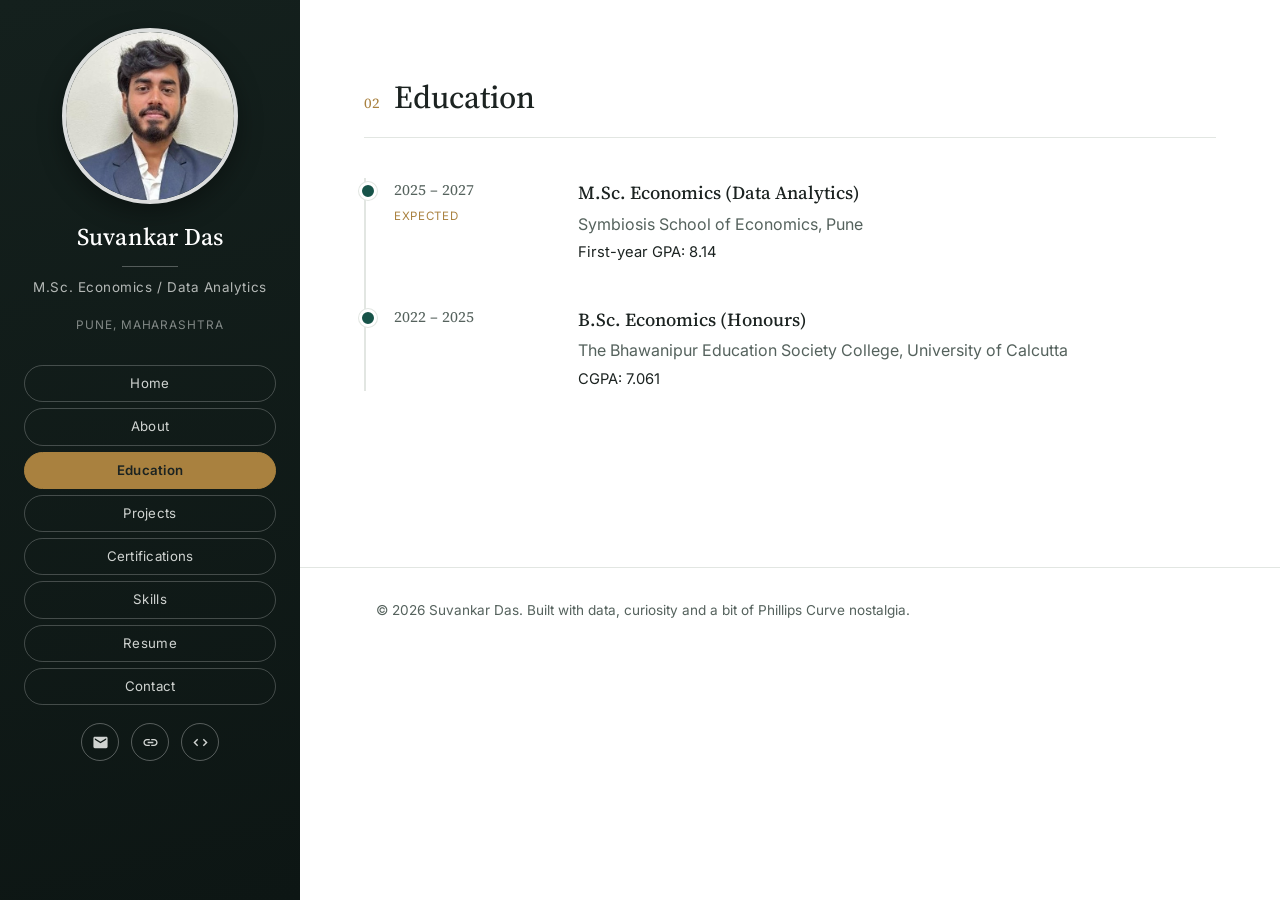
<file: education.html>
<!DOCTYPE html>
<html lang="en">
<head>
<meta charset="UTF-8" />
<meta name="viewport" content="width=device-width, initial-scale=1.0" />
<title>Education — Suvankar Das</title>
<link rel="preconnect" href="https://fonts.googleapis.com">
<link rel="preconnect" href="https://fonts.gstatic.com" crossorigin>
<link href="https://fonts.googleapis.com/css2?family=Source+Serif+4:opsz,wght@8..60,400;8..60,500;8..60,600&family=Inter:wght@400;500;600&display=swap" rel="stylesheet">
<style>
/* ---------------------------------------------------
   Tokens
--------------------------------------------------- */
:root {
  --bg: #ffffff;
  --bg-soft: #f6f7f5;
  --ink: #1c2321;
  --ink-soft: #55625d;
  --line: #e2e6e2;
  --teal: #175349;
  --teal-soft: #e6efec;
  --gold: #a9813f;

  --serif: 'Source Serif 4', Georgia, serif;
  --sans: 'Inter', -apple-system, BlinkMacSystemFont, 'Segoe UI', sans-serif;

  --max: 1080px;
  --pad: clamp(24px, 5vw, 64px);
}

* { box-sizing: border-box; }

html {
  scroll-behavior: smooth;
}

@media (prefers-reduced-motion: reduce) {
  html { scroll-behavior: auto; }
  *, *::before, *::after {
    animation-duration: 0.001ms !important;
    animation-iteration-count: 1 !important;
    transition-duration: 0.001ms !important;
    scroll-behavior: auto !important;
  }
}

body {
  margin: 0;
  background: var(--bg);
  color: var(--ink);
  font-family: var(--sans);
  font-size: 16px;
  line-height: 1.6;
  -webkit-font-smoothing: antialiased;
}

h1, h2, h3 {
  font-family: var(--serif);
  color: var(--ink);
  margin: 0;
  font-weight: 500;
}

p { margin: 0 0 1em; max-width: 62ch; }

a {
  color: var(--teal);
  text-decoration: none;
}
a:hover { text-decoration: underline; }

.grain { display: none; }

/* ---------------------------------------------------
   Sidebar
--------------------------------------------------- */
.layout {
  display: flex;
  min-height: 100vh;
}

.sidebar {
  width: 300px;
  flex-shrink: 0;
  background: linear-gradient(165deg, #14201d 0%, #0d1614 100%);
  color: #f2f4f2;
  display: flex;
  flex-direction: column;
  align-items: center;
  padding: 28px 24px 24px;
  position: sticky;
  top: 0;
  height: 100vh;
  overflow-y: auto;
}

.sidebar-photo {
  width: 176px;
  height: 176px;
  border-radius: 50%;
  overflow: hidden;
  border: 4px solid rgba(255,255,255,0.85);
  box-shadow: 0 8px 24px rgba(0,0,0,0.35);
  flex-shrink: 0;
}
.sidebar-photo img {
  width: 100%;
  height: 100%;
  object-fit: cover;
  display: block;
}

.sidebar-name {
  font-family: var(--serif);
  font-size: 1.5rem;
  color: #fff;
  margin-top: 14px;
  text-align: center;
  letter-spacing: 0.01em;
}

.sidebar-divider {
  width: 56px;
  height: 1px;
  background: rgba(255,255,255,0.28);
  margin: 10px 0;
}

.sidebar-role {
  font-size: 0.84rem;
  letter-spacing: 0.04em;
  color: rgba(242,244,242,0.72);
  text-align: center;
}
.sidebar-location {
  font-size: 0.74rem;
  letter-spacing: 0.08em;
  text-transform: uppercase;
  color: rgba(242,244,242,0.5);
  margin-top: 4px;
  text-align: center;
}

.sidebar-nav {
  display: flex;
  flex-direction: column;
  align-items: stretch;
  gap: 6px;
  width: 100%;
  margin-top: 18px;
}
.sidebar-nav a {
  display: block;
  text-align: center;
  padding: 7px 14px;
  border-radius: 999px;
  border: 1px solid rgba(255,255,255,0.22);
  color: rgba(242,244,242,0.85);
  font-size: 0.83rem;
  letter-spacing: 0.02em;
  transition: background 0.2s ease, border-color 0.2s ease, color 0.2s ease;
}
.sidebar-nav a:hover {
  text-decoration: none;
  border-color: var(--gold);
  color: #fff;
}
.sidebar-nav a.active {
  background: var(--gold);
  border-color: var(--gold);
  color: #1c2321;
  font-weight: 600;
}

.sidebar-socials {
  display: flex;
  gap: 12px;
  margin-top: 18px;
}
.sidebar-socials a {
  width: 38px;
  height: 38px;
  border-radius: 50%;
  border: 1px solid rgba(255,255,255,0.3);
  display: flex;
  align-items: center;
  justify-content: center;
  color: rgba(242,244,242,0.85);
  transition: background 0.2s ease, border-color 0.2s ease, color 0.2s ease;
}
.sidebar-socials a:hover {
  text-decoration: none;
  background: var(--gold);
  border-color: var(--gold);
  color: #1c2321;
}
.sidebar-socials svg { width: 17px; height: 17px; fill: currentColor; }

.sidebar-toggle {
  display: none;
}

.content {
  flex: 1;
  min-width: 0;
}

/* Mobile nav toggle (unused on desktop) */
.nav-toggle {
  display: none;
}

@media (max-width: 880px) {
  .layout { flex-direction: column; }
  .sidebar {
    width: 100%;
    height: auto;
    position: relative;
    top: auto;
    padding: 24px 24px 20px;
  }
  .sidebar-toggle {
    display: flex;
    flex-direction: column;
    justify-content: center;
    gap: 5px;
    width: 34px;
    height: 34px;
    background: none;
    border: none;
    cursor: pointer;
    padding: 0;
    align-self: flex-end;
    margin-bottom: 8px;
  }
  .sidebar-toggle span {
    display: block;
    height: 2px;
    background: #fff;
    border-radius: 2px;
    transition: transform 0.25s ease, opacity 0.25s ease;
  }
  .sidebar-toggle.open span:nth-child(1) { transform: translateY(7px) rotate(45deg); }
  .sidebar-toggle.open span:nth-child(2) { opacity: 0; }
  .sidebar-toggle.open span:nth-child(3) { transform: translateY(-7px) rotate(-45deg); }
  .sidebar-photo { width: 96px; height: 96px; }
  .sidebar-nav {
    display: none;
    margin-top: 20px;
  }
  .sidebar-nav.open { display: flex; }
}

/* ---------------------------------------------------
   Sections (shared)
--------------------------------------------------- */
.section {
  max-width: var(--max);
  margin: 0 auto;
  padding: 96px var(--pad) 0;
  scroll-margin-top: 78px;
}
.section:last-of-type { padding-bottom: 96px; }

.page-section { padding-top: 72px; }

/* Home page teaser grid linking out to the other pages */
.home-teaser { padding-top: 40px; }
.teaser-grid {
  display: grid;
  grid-template-columns: repeat(4, 1fr);
  gap: 20px;
}
.teaser-card {
  display: block;
  padding: 24px;
  border: 1px solid var(--line);
  border-radius: 4px;
  color: var(--ink);
  transition: border-color 0.2s ease, transform 0.2s ease;
}
.teaser-card:hover {
  border-color: var(--teal);
  transform: translateY(-3px);
  text-decoration: none;
}
.teaser-card h3 { font-size: 1.05rem; margin-bottom: 6px; }
.teaser-card p { font-size: 0.88rem; color: var(--ink-soft); margin: 0; }

@media (max-width: 880px) {
  .teaser-grid { grid-template-columns: repeat(2, 1fr); }
}
@media (max-width: 520px) {
  .teaser-grid { grid-template-columns: 1fr; }
}

.section-head {
  display: flex;
  align-items: baseline;
  gap: 14px;
  margin-bottom: 40px;
  border-bottom: 1px solid var(--line);
  padding-bottom: 14px;
}
.section-index {
  font-family: var(--serif);
  font-size: 0.9rem;
  color: var(--gold);
}
.section-head h2 {
  font-size: clamp(1.5rem, 3vw, 2rem);
}

.reveal {
  opacity: 0;
  transform: translateY(18px);
  transition: opacity 0.6s ease, transform 0.6s ease;
}
.reveal.in-view {
  opacity: 1;
  transform: translateY(0);
}

/* ---------------------------------------------------
   Hero
--------------------------------------------------- */
.hero {
  position: relative;
  padding-top: 64px;
  padding-bottom: 40px;
  display: grid;
  grid-template-columns: 1.1fr 0.9fr;
  gap: 24px;
  align-items: center;
  min-height: 78vh;
}

.hero-kicker {
  font-size: 0.82rem;
  letter-spacing: 0.12em;
  text-transform: uppercase;
  color: var(--ink-soft);
  margin-bottom: 18px;
}

.hero-name {
  font-size: clamp(3rem, 7vw, 5.2rem);
  line-height: 0.98;
  letter-spacing: -0.01em;
}

.hero-role {
  font-family: var(--serif);
  font-size: clamp(1.1rem, 2vw, 1.4rem);
  color: var(--teal);
  margin: 20px 0 18px;
}
.rule-word { color: var(--gold); }

.hero-statement {
  color: var(--ink-soft);
  max-width: 46ch;
}

.hero-actions {
  display: flex;
  gap: 14px;
  margin-top: 28px;
  flex-wrap: wrap;
}

.btn {
  display: inline-flex;
  align-items: center;
  padding: 12px 22px;
  border-radius: 3px;
  font-size: 0.92rem;
  font-weight: 500;
  border: 1px solid transparent;
  cursor: pointer;
  transition: background 0.2s ease, color 0.2s ease, border-color 0.2s ease;
}
.btn:hover { text-decoration: none; }

.btn-primary {
  background: var(--teal);
  color: #fff;
}
.btn-primary:hover { background: #0e3a33; }

.btn-ghost {
  background: transparent;
  border-color: var(--line);
  color: var(--ink);
}
.btn-ghost:hover { border-color: var(--teal); color: var(--teal); }

.hero-curve {
  width: 100%;
}
.curve-axis {
  stroke: var(--line);
  stroke-width: 2;
}
.curve-path {
  fill: none;
  stroke: var(--teal);
  stroke-width: 3;
  stroke-linecap: round;
  stroke-dasharray: 700;
  stroke-dashoffset: 700;
  animation: draw-curve 1.8s ease-out 0.3s forwards;
}
.curve-dot {
  fill: var(--gold);
  opacity: 0;
  animation: dot-in 0.4s ease-out forwards;
}
.curve-dot:nth-of-type(1) { animation-delay: 0.4s; }
.curve-dot:nth-of-type(2) { animation-delay: 1.1s; }
.curve-dot:nth-of-type(3) { animation-delay: 1.9s; }
.curve-label {
  font-family: var(--sans);
  font-size: 13px;
  fill: var(--ink-soft);
}

@keyframes draw-curve {
  to { stroke-dashoffset: 0; }
}
@keyframes dot-in {
  to { opacity: 1; }
}

/* ---------------------------------------------------
   About
--------------------------------------------------- */
.about-grid {
  display: grid;
  grid-template-columns: 1.4fr 1fr;
  gap: 56px;
}

.about-facts {
  list-style: none;
  margin: 0;
  padding: 0;
  border-top: 1px solid var(--line);
}
.about-facts li {
  display: flex;
  flex-direction: column;
  gap: 4px;
  padding: 14px 0;
  border-bottom: 1px solid var(--line);
}
.fact-label {
  font-size: 0.75rem;
  text-transform: uppercase;
  letter-spacing: 0.08em;
  color: var(--ink-soft);
}
.fact-value { font-size: 0.96rem; }

/* ---------------------------------------------------
   Education timeline
--------------------------------------------------- */
.timeline {
  list-style: none;
  margin: 0;
  padding: 0;
  border-left: 2px solid var(--line);
}

.timeline-item {
  display: grid;
  grid-template-columns: 160px 1fr;
  gap: 24px;
  padding: 0 0 40px 28px;
  position: relative;
}
.timeline-item::before {
  content: '';
  position: absolute;
  left: -7px;
  top: 4px;
  width: 12px;
  height: 12px;
  border-radius: 50%;
  background: var(--teal);
  border: 3px solid #fff;
  box-shadow: 0 0 0 1px var(--line);
}
.timeline-item:last-child { padding-bottom: 0; }

.timeline-date {
  font-family: var(--serif);
  color: var(--ink-soft);
  font-size: 0.95rem;
}
.timeline-tag {
  display: block;
  margin-top: 4px;
  font-family: var(--sans);
  font-size: 0.72rem;
  letter-spacing: 0.06em;
  text-transform: uppercase;
  color: var(--gold);
}

.timeline-body h3 { font-size: 1.15rem; margin-bottom: 4px; }
.timeline-org { color: var(--ink-soft); margin-bottom: 4px; }
.timeline-detail { color: var(--ink); font-size: 0.92rem; margin-bottom: 0; }

/* ---------------------------------------------------
   Projects
--------------------------------------------------- */
.projects {
  display: flex;
  flex-direction: column;
  gap: 28px;
}

.project-card {
  display: grid;
  grid-template-columns: 1fr 220px;
  gap: 32px;
  padding: 32px;
  background: var(--bg-soft);
  border: 1px solid var(--line);
  border-radius: 4px;
}

.project-main h3 {
  font-size: 1.2rem;
  margin-bottom: 6px;
  max-width: 48ch;
}
.project-sub {
  color: var(--teal);
  font-size: 0.92rem;
  margin-bottom: 12px;
}
.project-desc { color: var(--ink-soft); }

.project-toggle {
  background: none;
  border: none;
  padding: 0;
  color: var(--teal);
  font-size: 0.88rem;
  font-family: var(--sans);
  cursor: pointer;
  display: inline-flex;
  align-items: center;
  gap: 6px;
}
.project-toggle:hover { text-decoration: underline; }
.chevron { transition: transform 0.25s ease; display: inline-block; }
.project-toggle[aria-expanded="true"] .chevron { transform: rotate(180deg); }

.project-more {
  overflow: hidden;
  max-height: 0;
  transition: max-height 0.35s ease;
}
.project-more p {
  padding-top: 14px;
  color: var(--ink-soft);
  font-size: 0.94rem;
}

.project-stat {
  border-left: 1px solid var(--line);
  padding-left: 28px;
  display: flex;
  flex-direction: column;
  justify-content: center;
}
.stat-value {
  font-family: var(--serif);
  font-size: 1.7rem;
  color: var(--teal);
  display: block;
  margin-bottom: 8px;
}
.stat-label {
  font-size: 0.82rem;
  color: var(--ink-soft);
  line-height: 1.5;
}

/* ---------------------------------------------------
   Certifications
--------------------------------------------------- */
.cert-list {
  list-style: none;
  margin: 0;
  padding: 0;
}
.cert-item {
  display: flex;
  justify-content: space-between;
  align-items: baseline;
  gap: 16px;
  padding: 18px 0;
  border-bottom: 1px solid var(--line);
  flex-wrap: wrap;
}
.cert-name { font-weight: 500; }
.cert-issuer { color: var(--ink-soft); font-size: 0.88rem; white-space: nowrap; }

/* ---------------------------------------------------
   Skills
--------------------------------------------------- */
.skills-grid {
  display: grid;
  grid-template-columns: repeat(2, 1fr);
  gap: 32px 48px;
}
.skill-group h3 {
  font-size: 1rem;
  color: var(--ink-soft);
  font-weight: 500;
  margin-bottom: 14px;
  font-family: var(--sans);
}
.tag-row {
  display: flex;
  flex-wrap: wrap;
  gap: 8px;
}
.tag {
  font-size: 0.84rem;
  padding: 7px 14px;
  border: 1px solid var(--line);
  border-radius: 999px;
  background: var(--bg);
  transition: border-color 0.2s ease, color 0.2s ease, background 0.2s ease;
}
.tag:hover {
  border-color: var(--teal);
  background: var(--teal-soft);
  color: var(--teal);
}

/* ---------------------------------------------------
   Resume
--------------------------------------------------- */
.resume-panel {
  display: grid;
  grid-template-columns: 0.9fr 1.1fr;
  gap: 40px;
  align-items: start;
}
.resume-copy .btn { margin-right: 12px; margin-top: 8px; }

.resume-card {
  display: flex;
  flex-direction: column;
  align-items: center;
  justify-content: center;
  gap: 10px;
  padding: 48px 24px;
  border: 1px solid var(--line);
  border-radius: 4px;
  background: var(--bg-soft);
  color: var(--ink);
  text-align: center;
  transition: border-color 0.2s ease, transform 0.2s ease;
}
.resume-card:hover {
  border-color: var(--teal);
  transform: translateY(-3px);
  text-decoration: none;
}
.resume-card-icon {
  width: 56px;
  height: 70px;
  color: var(--teal);
}
.resume-card-label {
  font-family: var(--sans);
  font-size: 11px;
  font-weight: 600;
  fill: var(--teal);
}
.resume-card-name {
  font-size: 0.92rem;
  font-weight: 500;
  word-break: break-word;
}
.resume-card-hint {
  font-size: 0.8rem;
  color: var(--ink-soft);
}

/* ---------------------------------------------------
   Contact
--------------------------------------------------- */
.contact-grid {
  display: grid;
  grid-template-columns: 0.9fr 1.1fr;
  gap: 48px;
}

.contact-list {
  list-style: none;
  margin: 20px 0 0;
  padding: 0;
}
.contact-list li {
  display: flex;
  gap: 14px;
  padding: 12px 0;
  border-bottom: 1px solid var(--line);
  align-items: baseline;
  flex-wrap: wrap;
}
.contact-label {
  width: 90px;
  flex-shrink: 0;
  font-size: 0.78rem;
  text-transform: uppercase;
  letter-spacing: 0.08em;
  color: var(--ink-soft);
}

.contact-form {
  display: flex;
  flex-direction: column;
  gap: 6px;
}
.contact-form label {
  font-size: 0.78rem;
  text-transform: uppercase;
  letter-spacing: 0.08em;
  color: var(--ink-soft);
  margin-top: 12px;
}
.contact-form input,
.contact-form textarea {
  font-family: var(--sans);
  font-size: 0.95rem;
  padding: 11px 12px;
  border: 1px solid var(--line);
  border-radius: 3px;
  background: var(--bg);
  color: var(--ink);
  resize: vertical;
}
.contact-form input:focus,
.contact-form textarea:focus {
  outline: none;
  border-color: var(--teal);
}
.contact-form .btn { margin-top: 18px; align-self: flex-start; }
.form-note {
  font-size: 0.88rem;
  color: var(--teal);
  min-height: 1.2em;
}

/* ---------------------------------------------------
   Focus visibility (accessibility)
--------------------------------------------------- */
a:focus-visible,
button:focus-visible,
input:focus-visible,
textarea:focus-visible {
  outline: 2px solid var(--teal);
  outline-offset: 2px;
}

/* ---------------------------------------------------
   Footer
--------------------------------------------------- */
.site-footer {
  text-align: center;
  padding: 32px var(--pad) 48px;
  color: var(--ink-soft);
  font-size: 0.85rem;
  border-top: 1px solid var(--line);
  margin-top: 80px;
}

/* ---------------------------------------------------
   Responsive
--------------------------------------------------- */
@media (max-width: 880px) {
  .hero { grid-template-columns: 1fr; min-height: auto; }
  .hero-curve { order: -1; max-width: 420px; margin: 0 auto 12px; }
  .about-grid,
  .resume-panel,
  .contact-grid { grid-template-columns: 1fr; }
  .skills-grid { grid-template-columns: 1fr; }
  .project-card { grid-template-columns: 1fr; }
  .project-stat {
    border-left: none;
    border-top: 1px solid var(--line);
    padding-left: 0;
    padding-top: 20px;
  }
}

@media (max-width: 720px) {
  .timeline-item { grid-template-columns: 1fr; gap: 6px; }
}

  </style>
</head>
<body data-page="education">

<div class="layout">
  <aside class="sidebar">
    <button class="sidebar-toggle" id="navToggle" aria-label="Toggle navigation" aria-expanded="false">
      <span></span><span></span><span></span>
    </button>
    <div class="sidebar-photo">
      <img src="assets/Photo.jpeg" alt="Suvankar Das" />
    </div>
    <h2 class="sidebar-name">Suvankar Das</h2>
    <div class="sidebar-divider"></div>
    <p class="sidebar-role">M.Sc. Economics / Data Analytics</p>
    <p class="sidebar-location">Pune, Maharashtra</p>

    <nav class="sidebar-nav" id="sidebarNav">
      <a href="index.html" class="nav-link" data-page="home">Home</a>
      <a href="about.html" class="nav-link" data-page="about">About</a>
      <a href="education.html" class="nav-link" data-page="education">Education</a>
      <a href="projects.html" class="nav-link" data-page="projects">Projects</a>
      <a href="certifications.html" class="nav-link" data-page="certifications">Certifications</a>
      <a href="skills.html" class="nav-link" data-page="skills">Skills</a>
      <a href="resume.html" class="nav-link" data-page="resume">Resume</a>
      <a href="contact.html" class="nav-link" data-page="contact">Contact</a>
    </nav>

    <div class="sidebar-socials">
      <a href="mailto:amitdas05876@gmail.com" title="Email" aria-label="Email">
        <svg viewBox="0 0 24 24"><path d="M20 4H4c-1.1 0-1.99.9-1.99 2L2 18c0 1.1.9 2 2 2h16c1.1 0 2-.9 2-2V6c0-1.1-.9-2-2-2zm0 4l-8 5-8-5V6l8 5 8-5v2z"/></svg>
      </a>
      <a href="https://www.linkedin.com/in/suvankar-das-99a2b736a" target="_blank" rel="noopener" title="LinkedIn" aria-label="LinkedIn">
        <svg viewBox="0 0 24 24"><path d="M3.9 12c0-1.71 1.39-3.1 3.1-3.1h4V7H7c-2.76 0-5 2.24-5 5s2.24 5 5 5h4v-1.9H7c-1.71 0-3.1-1.39-3.1-3.1zM8 13h8v-2H8v2zm9-6h-4v1.9h4c1.71 0 3.1 1.39 3.1 3.1s-1.39 3.1-3.1 3.1h-4V17h4c2.76 0 5-2.24 5-5s-2.24-5-5-5z"/></svg>
      </a>
      <a href="https://github.com/suvankardas" target="_blank" rel="noopener" title="GitHub" aria-label="GitHub">
        <svg viewBox="0 0 24 24"><path d="M8.7 15.87L4.83 12l3.87-3.87L7.3 6.7 2 12l5.3 5.3zm6.6 0L19.17 12 15.3 8.13 16.7 6.7 22 12l-5.3 5.3z"/></svg>
      </a>
    </div>
  </aside>

  <div class="content">
<main>
  <section class="section reveal page-section">
    <div class="section-head">
      <span class="section-index">02</span>
      <h2>Education</h2>
    </div>

    <ol class="timeline">
      <li class="timeline-item">
        <div class="timeline-date">2025 – 2027<span class="timeline-tag">Expected</span></div>
        <div class="timeline-body">
          <h3>M.Sc. Economics (Data Analytics)</h3>
          <p class="timeline-org">Symbiosis School of Economics, Pune</p>
          <p class="timeline-detail">First-year GPA: 8.14</p>
        </div>
      </li>
      <li class="timeline-item">
        <div class="timeline-date">2022 – 2025</div>
        <div class="timeline-body">
          <h3>B.Sc. Economics (Honours)</h3>
          <p class="timeline-org">The Bhawanipur Education Society College, University of Calcutta</p>
          <p class="timeline-detail">CGPA: 7.061</p>
        </div>
      </li>
    </ol>
  </section>
</main>

<footer class="site-footer">
  <p>© <span id="year"></span> Suvankar Das. Built with data, curiosity and a bit of Phillips Curve nostalgia.</p>
</footer>
  </div><!-- .content -->
</div><!-- .layout -->

<script>
// ---------------------------------------------------
// Footer year
// ---------------------------------------------------
document.getElementById('year').textContent = new Date().getFullYear();

// ---------------------------------------------------
// Mobile nav toggle
// ---------------------------------------------------
const navToggle = document.getElementById('navToggle');
const siteNav = document.getElementById('sidebarNav');

navToggle.addEventListener('click', () => {
  const isOpen = siteNav.classList.toggle('open');
  navToggle.classList.toggle('open', isOpen);
  navToggle.setAttribute('aria-expanded', String(isOpen));
});

siteNav.querySelectorAll('.nav-link').forEach((link) => {
  link.addEventListener('click', () => {
    siteNav.classList.remove('open');
    navToggle.classList.remove('open');
    navToggle.setAttribute('aria-expanded', 'false');
  });
});

// ---------------------------------------------------
// Nav highlighting: mark the link matching the current page
// ---------------------------------------------------
const currentPage = document.body.getAttribute('data-page');
document.querySelectorAll('.nav-link').forEach((link) => {
  link.classList.toggle('active', link.getAttribute('data-page') === currentPage);
});

// ---------------------------------------------------
// Reveal-on-scroll for section entrances
// ---------------------------------------------------
const revealObserver = new IntersectionObserver(
  (entries) => {
    entries.forEach((entry) => {
      if (entry.isIntersecting) {
        entry.target.classList.add('in-view');
        revealObserver.unobserve(entry.target);
      }
    });
  },
  { threshold: 0.12 }
);

document.querySelectorAll('.reveal').forEach((el) => revealObserver.observe(el));

// ---------------------------------------------------
// Project "read more" toggles
// ---------------------------------------------------
document.querySelectorAll('.project-toggle').forEach((btn) => {
  const panel = btn.parentElement.querySelector('.project-more');

  btn.addEventListener('click', () => {
    const expanded = btn.getAttribute('aria-expanded') === 'true';
    btn.setAttribute('aria-expanded', String(!expanded));

    if (expanded) {
      panel.style.maxHeight = null;
    } else {
      panel.style.maxHeight = panel.scrollHeight + 'px';
    }

    btn.querySelector('.toggle-text').textContent = expanded ? 'Read the methodology' : 'Hide the methodology';
  });
});

// ---------------------------------------------------
// Contact form — mailto handoff with inline confirmation
// ---------------------------------------------------
const contactForm = document.getElementById('contactForm');
const formNote = document.getElementById('formNote');

contactForm.addEventListener('submit', (event) => {
  event.preventDefault();

  const name = document.getElementById('name').value.trim();
  const email = document.getElementById('email').value.trim();
  const message = document.getElementById('message').value.trim();

  if (!name || !email || !message) {
    formNote.textContent = 'Please fill in every field before sending.';
    return;
  }

  const subject = encodeURIComponent(`Portfolio enquiry from ${name}`);
  const body = encodeURIComponent(`${message}

— ${name} (${email})`);
  window.location.href = `mailto:amitdas05876@gmail.com?subject=${subject}&body=${body}`;

  formNote.textContent = 'Opening your email client to send this message…';
  contactForm.reset();
});

  </script>
</body>
</html>
</file>
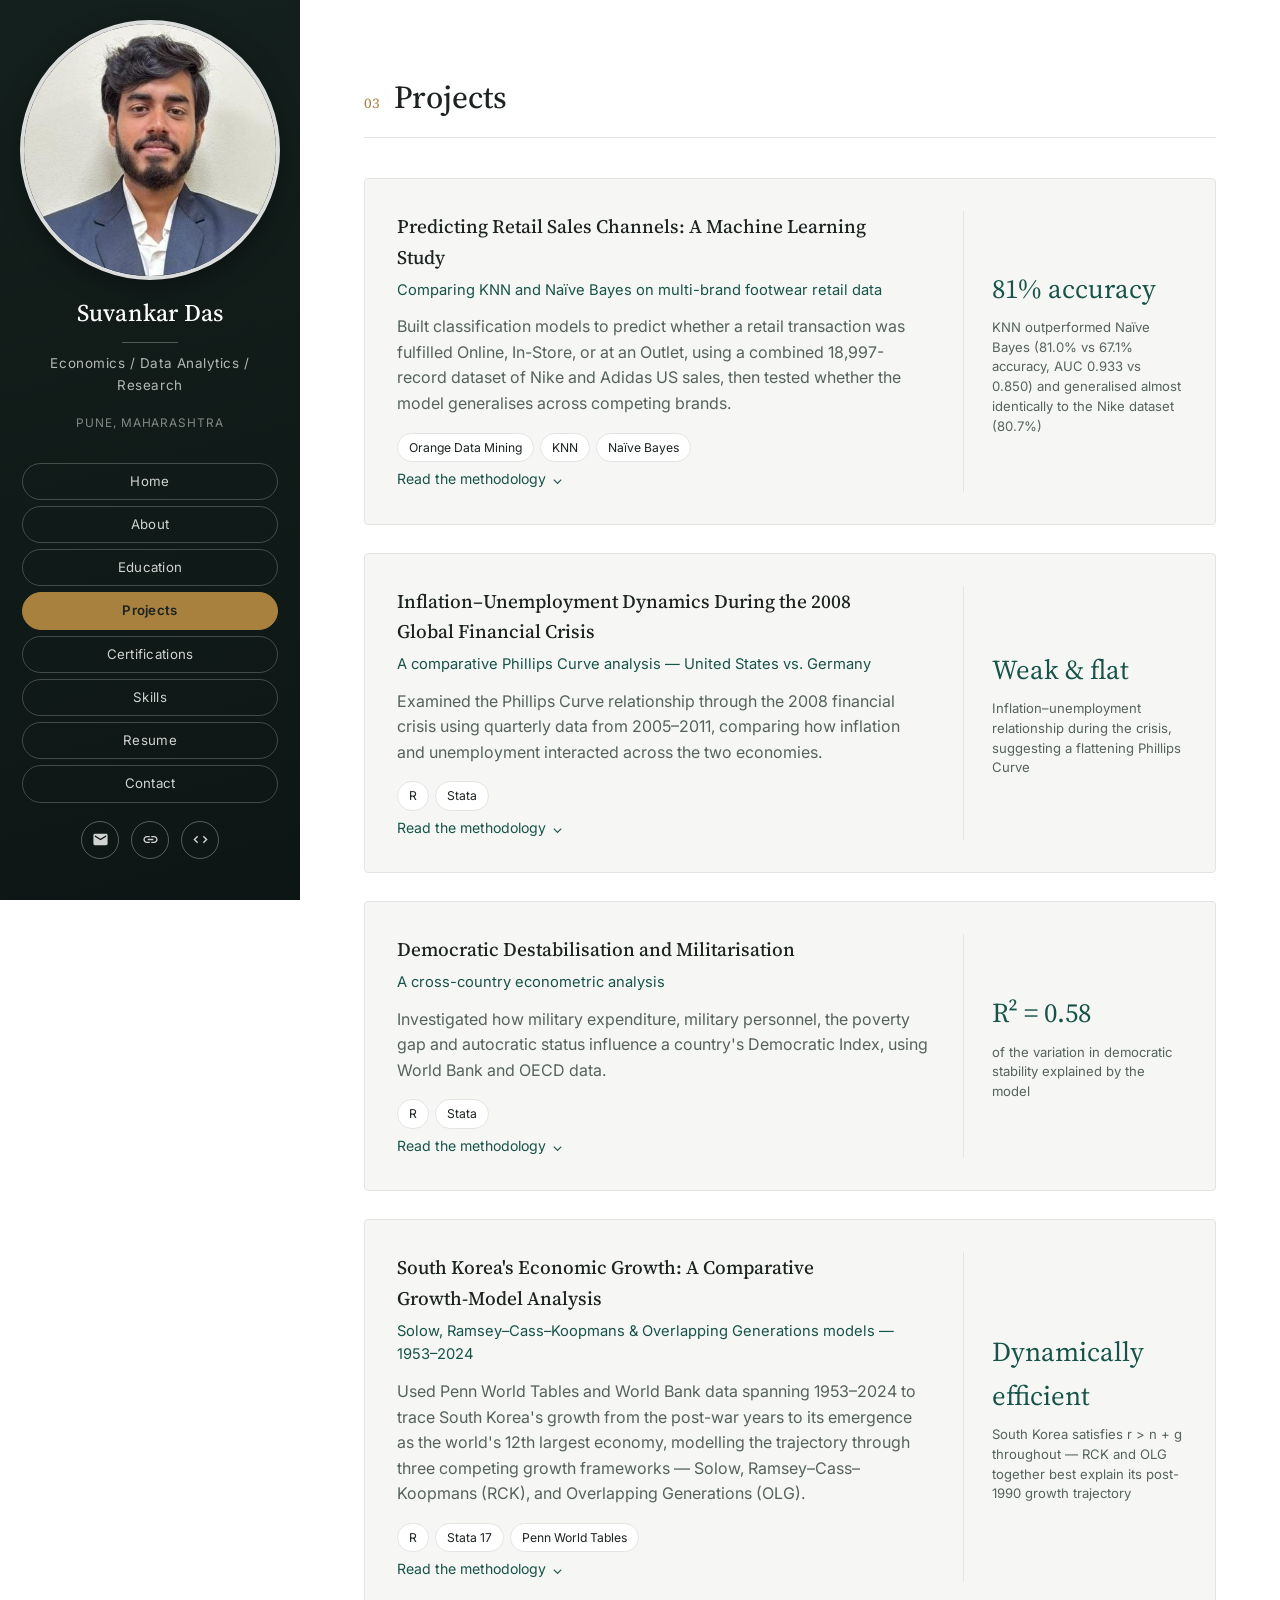
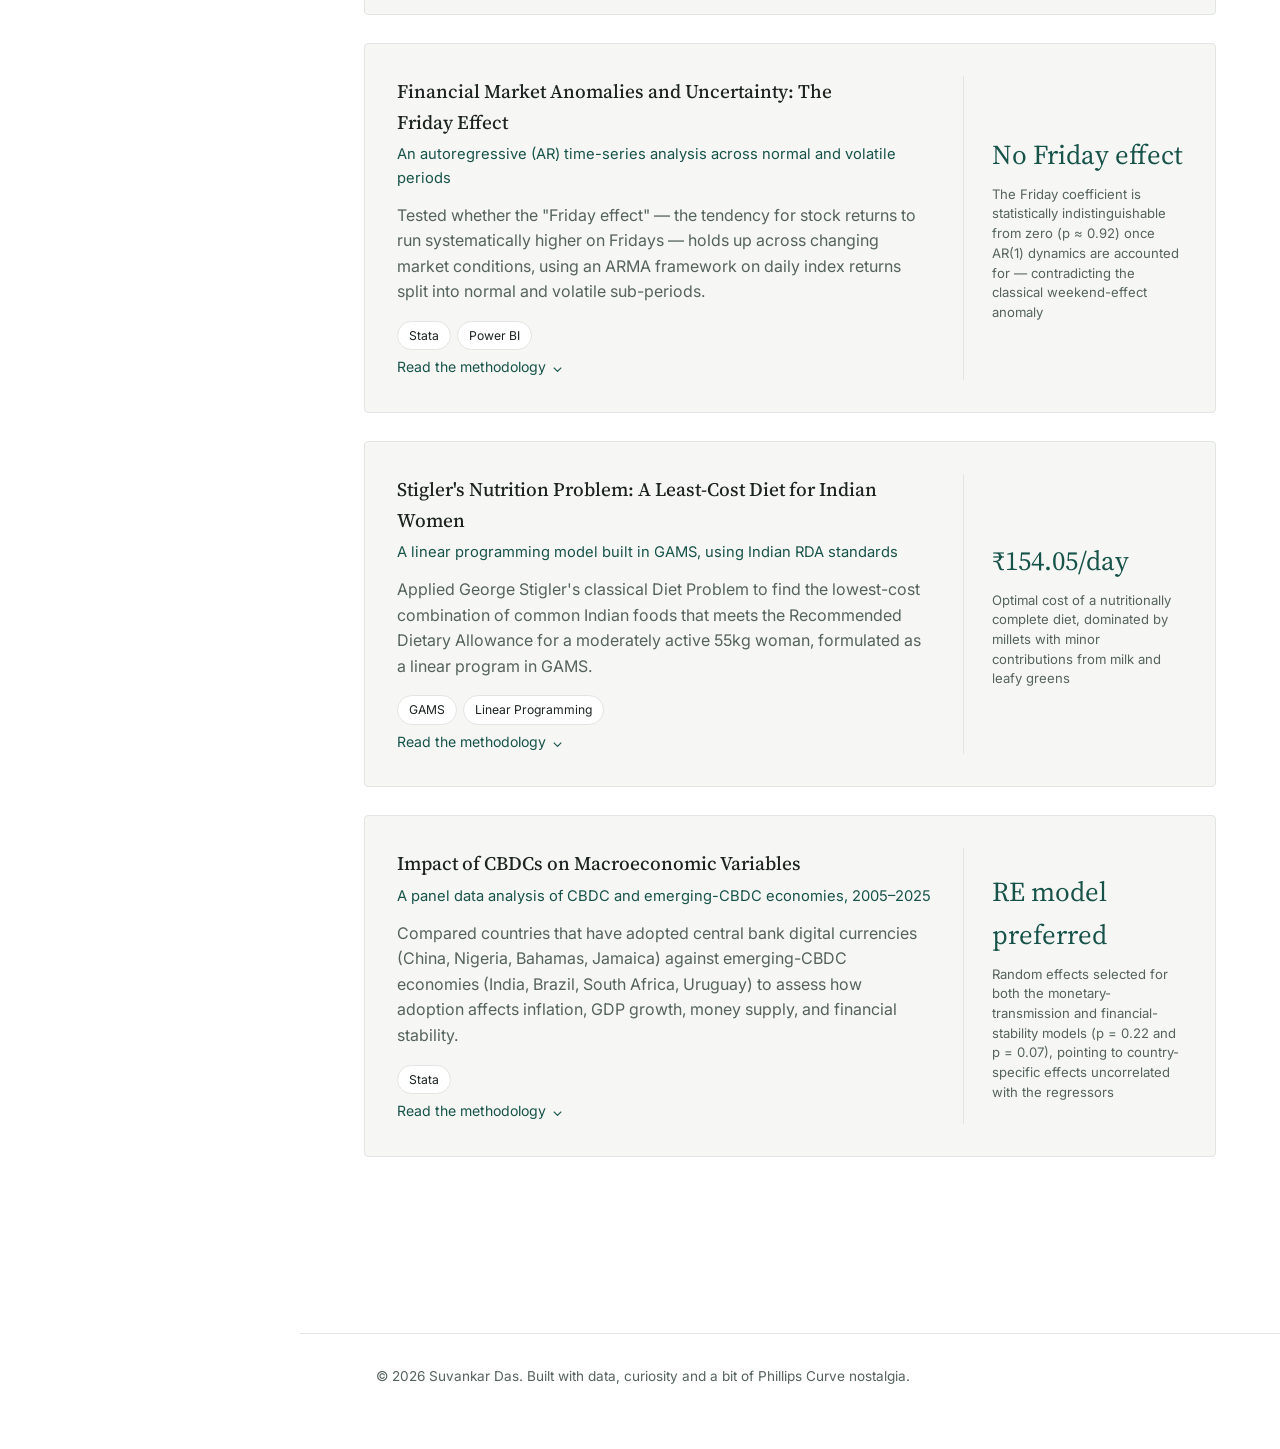
<file: projects.html>
<!DOCTYPE html>
<html lang="en">
<head>
<meta charset="UTF-8" />
<meta name="viewport" content="width=device-width, initial-scale=1.0" />
<title>Projects — Suvankar Das</title>
<link rel="preconnect" href="https://fonts.googleapis.com">
<link rel="preconnect" href="https://fonts.gstatic.com" crossorigin>
<link href="https://fonts.googleapis.com/css2?family=Source+Serif+4:opsz,wght@8..60,400;8..60,500;8..60,600&family=Inter:wght@400;500;600&display=swap" rel="stylesheet">
<style>
/* ---------------------------------------------------
   Tokens
--------------------------------------------------- */
:root {
  --bg: #ffffff;
  --bg-soft: #f6f7f5;
  --ink: #1c2321;
  --ink-soft: #55625d;
  --line: #e2e6e2;
  --teal: #175349;
  --teal-soft: #e6efec;
  --gold: #a9813f;

  --serif: 'Source Serif 4', Georgia, serif;
  --sans: 'Inter', -apple-system, BlinkMacSystemFont, 'Segoe UI', sans-serif;

  --max: 1080px;
  --pad: clamp(24px, 5vw, 64px);
}

* { box-sizing: border-box; }

html {
  scroll-behavior: smooth;
}

@media (prefers-reduced-motion: reduce) {
  html { scroll-behavior: auto; }
  *, *::before, *::after {
    animation-duration: 0.001ms !important;
    animation-iteration-count: 1 !important;
    transition-duration: 0.001ms !important;
    scroll-behavior: auto !important;
  }
}

body {
  margin: 0;
  background: var(--bg);
  color: var(--ink);
  font-family: var(--sans);
  font-size: 16px;
  line-height: 1.6;
  -webkit-font-smoothing: antialiased;
}

h1, h2, h3 {
  font-family: var(--serif);
  color: var(--ink);
  margin: 0;
  font-weight: 500;
}

p { margin: 0 0 1em; max-width: 62ch; }

a {
  color: var(--teal);
  text-decoration: none;
}
a:hover { text-decoration: underline; }

.grain { display: none; }

/* ---------------------------------------------------
   Sidebar
--------------------------------------------------- */
.layout {
  display: flex;
  min-height: 100vh;
}

.sidebar {
  width: 300px;
  flex-shrink: 0;
  background: linear-gradient(165deg, #14201d 0%, #0d1614 100%);
  color: #f2f4f2;
  display: flex;
  flex-direction: column;
  align-items: center;
  padding: 20px 22px 18px;
  position: sticky;
  top: 0;
  height: 100vh;
  overflow-y: auto;
}

.sidebar-photo {
  width: 260px;
  height: 260px;
  border-radius: 50%;
  overflow: hidden;
  border: 4px solid rgba(255,255,255,0.85);
  box-shadow: 0 8px 24px rgba(0,0,0,0.35);
  flex-shrink: 0;
}
.sidebar-photo img {
  width: 100%;
  height: 100%;
  object-fit: cover;
  display: block;
}

.sidebar-name {
  font-family: var(--serif);
  font-size: 1.5rem;
  color: #fff;
  margin-top: 14px;
  text-align: center;
  letter-spacing: 0.01em;
}

.sidebar-divider {
  width: 56px;
  height: 1px;
  background: rgba(255,255,255,0.28);
  margin: 10px 0;
}

.sidebar-role {
  font-size: 0.84rem;
  letter-spacing: 0.04em;
  color: rgba(242,244,242,0.72);
  text-align: center;
}
.sidebar-location {
  font-size: 0.74rem;
  letter-spacing: 0.08em;
  text-transform: uppercase;
  color: rgba(242,244,242,0.5);
  margin-top: 4px;
  text-align: center;
}

.sidebar-nav {
  display: flex;
  flex-direction: column;
  align-items: stretch;
  gap: 6px;
  width: 100%;
  margin-top: 18px;
}
.sidebar-nav a {
  display: block;
  text-align: center;
  padding: 7px 14px;
  border-radius: 999px;
  border: 1px solid rgba(255,255,255,0.22);
  color: rgba(242,244,242,0.85);
  font-size: 0.83rem;
  letter-spacing: 0.02em;
  transition: background 0.2s ease, border-color 0.2s ease, color 0.2s ease;
}
.sidebar-nav a:hover {
  text-decoration: none;
  border-color: var(--gold);
  color: #fff;
}
.sidebar-nav a.active {
  background: var(--gold);
  border-color: var(--gold);
  color: #1c2321;
  font-weight: 600;
}

.sidebar-socials {
  display: flex;
  gap: 12px;
  margin-top: 18px;
}
.sidebar-socials a {
  width: 38px;
  height: 38px;
  border-radius: 50%;
  border: 1px solid rgba(255,255,255,0.3);
  display: flex;
  align-items: center;
  justify-content: center;
  color: rgba(242,244,242,0.85);
  transition: background 0.2s ease, border-color 0.2s ease, color 0.2s ease;
}
.sidebar-socials a:hover {
  text-decoration: none;
  background: var(--gold);
  border-color: var(--gold);
  color: #1c2321;
}
.sidebar-socials svg { width: 17px; height: 17px; fill: currentColor; }

.sidebar-toggle {
  display: none;
}

.content {
  flex: 1;
  min-width: 0;
}

/* Mobile nav toggle (unused on desktop) */
.nav-toggle {
  display: none;
}

@media (max-width: 880px) {
  .layout { flex-direction: column; }
  .sidebar {
    width: 100%;
    height: auto;
    position: relative;
    top: auto;
    padding: 24px 24px 20px;
  }
  .sidebar-toggle {
    display: flex;
    flex-direction: column;
    justify-content: center;
    gap: 5px;
    width: 34px;
    height: 34px;
    background: none;
    border: none;
    cursor: pointer;
    padding: 0;
    align-self: flex-end;
    margin-bottom: 8px;
  }
  .sidebar-toggle span {
    display: block;
    height: 2px;
    background: #fff;
    border-radius: 2px;
    transition: transform 0.25s ease, opacity 0.25s ease;
  }
  .sidebar-toggle.open span:nth-child(1) { transform: translateY(7px) rotate(45deg); }
  .sidebar-toggle.open span:nth-child(2) { opacity: 0; }
  .sidebar-toggle.open span:nth-child(3) { transform: translateY(-7px) rotate(-45deg); }
  .sidebar-photo { width: 96px; height: 96px; }
  .sidebar-nav {
    display: none;
    margin-top: 20px;
  }
  .sidebar-nav.open { display: flex; }
}

/* ---------------------------------------------------
   Sections (shared)
--------------------------------------------------- */
.section {
  max-width: var(--max);
  margin: 0 auto;
  padding: 96px var(--pad) 0;
  scroll-margin-top: 78px;
}
.section:last-of-type { padding-bottom: 96px; }

.page-section { padding-top: 72px; }

/* Home page teaser grid linking out to the other pages */
.home-teaser { padding-top: 40px; }
.teaser-grid {
  display: grid;
  grid-template-columns: repeat(4, 1fr);
  gap: 20px;
}
.teaser-card {
  display: block;
  padding: 24px;
  border: 1px solid var(--line);
  border-radius: 4px;
  color: var(--ink);
  transition: border-color 0.2s ease, transform 0.2s ease;
}
.teaser-card:hover {
  border-color: var(--teal);
  transform: translateY(-3px);
  text-decoration: none;
}
.teaser-card h3 { font-size: 1.05rem; margin-bottom: 6px; }
.teaser-card p { font-size: 0.88rem; color: var(--ink-soft); margin: 0; }

@media (max-width: 880px) {
  .teaser-grid { grid-template-columns: repeat(2, 1fr); }
}
@media (max-width: 520px) {
  .teaser-grid { grid-template-columns: 1fr; }
}

.section-head {
  display: flex;
  align-items: baseline;
  gap: 14px;
  margin-bottom: 40px;
  border-bottom: 1px solid var(--line);
  padding-bottom: 14px;
}
.section-index {
  font-family: var(--serif);
  font-size: 0.9rem;
  color: var(--gold);
}
.section-head h2 {
  font-size: clamp(1.5rem, 3vw, 2rem);
}

.reveal {
  opacity: 0;
  transform: translateY(18px);
  transition: opacity 0.6s ease, transform 0.6s ease;
}
.reveal.in-view {
  opacity: 1;
  transform: translateY(0);
}

/* ---------------------------------------------------
   Hero
--------------------------------------------------- */
.hero {
  position: relative;
  padding-top: 64px;
  padding-bottom: 40px;
  display: grid;
  grid-template-columns: 1.1fr 0.9fr;
  gap: 24px;
  align-items: center;
  min-height: 78vh;
}

.hero-kicker {
  font-size: 0.82rem;
  letter-spacing: 0.12em;
  text-transform: uppercase;
  color: var(--ink-soft);
  margin-bottom: 18px;
}

.hero-name {
  font-size: clamp(3rem, 7vw, 5.2rem);
  line-height: 0.98;
  letter-spacing: -0.01em;
}

.hero-role {
  font-family: var(--serif);
  font-size: clamp(1.1rem, 2vw, 1.4rem);
  color: var(--teal);
  margin: 20px 0 18px;
}
.rule-word { color: var(--gold); }

.hero-statement {
  color: var(--ink-soft);
  max-width: 46ch;
}

.hero-actions {
  display: flex;
  gap: 14px;
  margin-top: 28px;
  flex-wrap: wrap;
}

.btn {
  display: inline-flex;
  align-items: center;
  padding: 12px 22px;
  border-radius: 3px;
  font-size: 0.92rem;
  font-weight: 500;
  border: 1px solid transparent;
  cursor: pointer;
  transition: background 0.2s ease, color 0.2s ease, border-color 0.2s ease;
}
.btn:hover { text-decoration: none; }

.btn-primary {
  background: var(--teal);
  color: #fff;
}
.btn-primary:hover { background: #0e3a33; }

.btn-ghost {
  background: transparent;
  border-color: var(--line);
  color: var(--ink);
}
.btn-ghost:hover { border-color: var(--teal); color: var(--teal); }

.hero-curve {
  width: 100%;
}
.curve-axis {
  stroke: var(--line);
  stroke-width: 2;
}
.curve-path {
  fill: none;
  stroke: var(--teal);
  stroke-width: 3;
  stroke-linecap: round;
  stroke-dasharray: 700;
  stroke-dashoffset: 700;
  animation: draw-curve 1.8s ease-out 0.3s forwards;
}
.curve-dot {
  fill: var(--gold);
  opacity: 0;
  animation: dot-in 0.4s ease-out forwards;
}
.curve-dot:nth-of-type(1) { animation-delay: 0.4s; }
.curve-dot:nth-of-type(2) { animation-delay: 1.1s; }
.curve-dot:nth-of-type(3) { animation-delay: 1.9s; }
.curve-label {
  font-family: var(--sans);
  font-size: 13px;
  fill: var(--ink-soft);
}

@keyframes draw-curve {
  to { stroke-dashoffset: 0; }
}
@keyframes dot-in {
  to { opacity: 1; }
}

/* ---------------------------------------------------
   About
--------------------------------------------------- */
.about-grid {
  display: grid;
  grid-template-columns: 1.4fr 1fr;
  gap: 56px;
}

.about-facts {
  list-style: none;
  margin: 0;
  padding: 0;
  border-top: 1px solid var(--line);
}
.about-facts li {
  display: flex;
  flex-direction: column;
  gap: 4px;
  padding: 14px 0;
  border-bottom: 1px solid var(--line);
}
.fact-label {
  font-size: 0.75rem;
  text-transform: uppercase;
  letter-spacing: 0.08em;
  color: var(--ink-soft);
}
.fact-value { font-size: 0.96rem; }

/* ---------------------------------------------------
   Education timeline
--------------------------------------------------- */
.timeline {
  list-style: none;
  margin: 0;
  padding: 0;
  border-left: 2px solid var(--line);
}

.timeline-item {
  display: grid;
  grid-template-columns: 160px 1fr;
  gap: 24px;
  padding: 0 0 40px 28px;
  position: relative;
}
.timeline-item::before {
  content: '';
  position: absolute;
  left: -7px;
  top: 4px;
  width: 12px;
  height: 12px;
  border-radius: 50%;
  background: var(--teal);
  border: 3px solid #fff;
  box-shadow: 0 0 0 1px var(--line);
}
.timeline-item:last-child { padding-bottom: 0; }

.timeline-date {
  font-family: var(--serif);
  color: var(--ink-soft);
  font-size: 0.95rem;
}
.timeline-tag {
  display: block;
  margin-top: 4px;
  font-family: var(--sans);
  font-size: 0.72rem;
  letter-spacing: 0.06em;
  text-transform: uppercase;
  color: var(--gold);
}

.timeline-body h3 { font-size: 1.15rem; margin-bottom: 4px; }
.timeline-org { color: var(--ink-soft); margin-bottom: 4px; }
.timeline-detail { color: var(--ink); font-size: 0.92rem; margin-bottom: 0; }

/* ---------------------------------------------------
   Projects
--------------------------------------------------- */
.projects {
  display: flex;
  flex-direction: column;
  gap: 28px;
}

.project-card {
  display: grid;
  grid-template-columns: 1fr 220px;
  gap: 32px;
  padding: 32px;
  background: var(--bg-soft);
  border: 1px solid var(--line);
  border-radius: 4px;
}

.project-main h3 {
  font-size: 1.2rem;
  margin-bottom: 6px;
  max-width: 48ch;
}
.project-sub {
  color: var(--teal);
  font-size: 0.92rem;
  margin-bottom: 12px;
}
.project-desc { color: var(--ink-soft); }

.project-toggle {
  background: none;
  border: none;
  padding: 0;
  color: var(--teal);
  font-size: 0.88rem;
  font-family: var(--sans);
  cursor: pointer;
  display: inline-flex;
  align-items: center;
  gap: 6px;
}
.project-toggle:hover { text-decoration: underline; }
.chevron { transition: transform 0.25s ease; display: inline-block; }
.project-toggle[aria-expanded="true"] .chevron { transform: rotate(180deg); }

.project-more {
  overflow: hidden;
  max-height: 0;
  transition: max-height 0.35s ease;
}
.project-more p {
  padding-top: 14px;
  color: var(--ink-soft);
  font-size: 0.94rem;
}

.project-stat {
  border-left: 1px solid var(--line);
  padding-left: 28px;
  display: flex;
  flex-direction: column;
  justify-content: center;
}
.stat-value {
  font-family: var(--serif);
  font-size: 1.7rem;
  color: var(--teal);
  display: block;
  margin-bottom: 8px;
}
.stat-label {
  font-size: 0.82rem;
  color: var(--ink-soft);
  line-height: 1.5;
}

.project-tools {
  display: flex;
  flex-wrap: wrap;
  gap: 6px;
  margin: 14px 0 4px;
}
.project-tools .tag {
  font-size: 0.76rem;
  padding: 4px 11px;
}

/* ---------------------------------------------------
   Certifications
--------------------------------------------------- */
.cert-list {
  list-style: none;
  margin: 0;
  padding: 0;
}
.cert-item {
  display: flex;
  justify-content: space-between;
  align-items: baseline;
  gap: 16px;
  padding: 18px 0;
  border-bottom: 1px solid var(--line);
  flex-wrap: wrap;
}
.cert-name { font-weight: 500; }
.cert-issuer { color: var(--ink-soft); font-size: 0.88rem; white-space: nowrap; }

/* ---------------------------------------------------
   Skills
--------------------------------------------------- */
.skills-grid {
  display: grid;
  grid-template-columns: repeat(2, 1fr);
  gap: 32px 48px;
}
.skill-group h3 {
  font-size: 1rem;
  color: var(--ink-soft);
  font-weight: 500;
  margin-bottom: 14px;
  font-family: var(--sans);
}
.tag-row {
  display: flex;
  flex-wrap: wrap;
  gap: 8px;
}
.tag {
  font-size: 0.84rem;
  padding: 7px 14px;
  border: 1px solid var(--line);
  border-radius: 999px;
  background: var(--bg);
  transition: border-color 0.2s ease, color 0.2s ease, background 0.2s ease;
}
.tag:hover {
  border-color: var(--teal);
  background: var(--teal-soft);
  color: var(--teal);
}

/* ---------------------------------------------------
   Resume
--------------------------------------------------- */
.resume-panel {
  display: grid;
  grid-template-columns: 0.9fr 1.1fr;
  gap: 40px;
  align-items: start;
}
.resume-copy .btn { margin-right: 12px; margin-top: 8px; }

.resume-card {
  display: flex;
  flex-direction: column;
  align-items: center;
  justify-content: center;
  gap: 10px;
  padding: 48px 24px;
  border: 1px solid var(--line);
  border-radius: 4px;
  background: var(--bg-soft);
  color: var(--ink);
  text-align: center;
  transition: border-color 0.2s ease, transform 0.2s ease;
}
.resume-card:hover {
  border-color: var(--teal);
  transform: translateY(-3px);
  text-decoration: none;
}
.resume-card-icon {
  width: 56px;
  height: 70px;
  color: var(--teal);
}
.resume-card-label {
  font-family: var(--sans);
  font-size: 11px;
  font-weight: 600;
  fill: var(--teal);
}
.resume-card-name {
  font-size: 0.92rem;
  font-weight: 500;
  word-break: break-word;
}
.resume-card-hint {
  font-size: 0.8rem;
  color: var(--ink-soft);
}

/* ---------------------------------------------------
   Contact
--------------------------------------------------- */
.contact-grid {
  display: grid;
  grid-template-columns: 0.9fr 1.1fr;
  gap: 48px;
}

.contact-list {
  list-style: none;
  margin: 20px 0 0;
  padding: 0;
}
.contact-list li {
  display: flex;
  gap: 14px;
  padding: 12px 0;
  border-bottom: 1px solid var(--line);
  align-items: baseline;
  flex-wrap: wrap;
}
.contact-label {
  width: 90px;
  flex-shrink: 0;
  font-size: 0.78rem;
  text-transform: uppercase;
  letter-spacing: 0.08em;
  color: var(--ink-soft);
}

.contact-form {
  display: flex;
  flex-direction: column;
  gap: 6px;
}
.contact-form label {
  font-size: 0.78rem;
  text-transform: uppercase;
  letter-spacing: 0.08em;
  color: var(--ink-soft);
  margin-top: 12px;
}
.contact-form input,
.contact-form textarea {
  font-family: var(--sans);
  font-size: 0.95rem;
  padding: 11px 12px;
  border: 1px solid var(--line);
  border-radius: 3px;
  background: var(--bg);
  color: var(--ink);
  resize: vertical;
}
.contact-form input:focus,
.contact-form textarea:focus {
  outline: none;
  border-color: var(--teal);
}
.contact-form .btn { margin-top: 18px; align-self: flex-start; }
.form-note {
  font-size: 0.88rem;
  color: var(--teal);
  min-height: 1.2em;
}

/* ---------------------------------------------------
   Focus visibility (accessibility)
--------------------------------------------------- */
a:focus-visible,
button:focus-visible,
input:focus-visible,
textarea:focus-visible {
  outline: 2px solid var(--teal);
  outline-offset: 2px;
}

/* ---------------------------------------------------
   Footer
--------------------------------------------------- */
.site-footer {
  text-align: center;
  padding: 32px var(--pad) 48px;
  color: var(--ink-soft);
  font-size: 0.85rem;
  border-top: 1px solid var(--line);
  margin-top: 80px;
}

/* ---------------------------------------------------
   Responsive
--------------------------------------------------- */
@media (max-width: 880px) {
  .hero { grid-template-columns: 1fr; min-height: auto; }
  .hero-curve { order: -1; max-width: 420px; margin: 0 auto 12px; }
  .about-grid,
  .resume-panel,
  .contact-grid { grid-template-columns: 1fr; }
  .skills-grid { grid-template-columns: 1fr; }
  .project-card { grid-template-columns: 1fr; }
  .project-stat {
    border-left: none;
    border-top: 1px solid var(--line);
    padding-left: 0;
    padding-top: 20px;
  }
}

@media (max-width: 720px) {
  .timeline-item { grid-template-columns: 1fr; gap: 6px; }
}

  </style>
</head>
<body data-page="projects">

<div class="layout">
  <aside class="sidebar">
    <button class="sidebar-toggle" id="navToggle" aria-label="Toggle navigation" aria-expanded="false">
      <span></span><span></span><span></span>
    </button>
    <div class="sidebar-photo">
      <img src="assets/Photo.jpeg" alt="Suvankar Das" />
    </div>
    <h2 class="sidebar-name">Suvankar Das</h2>
    <div class="sidebar-divider"></div>
    <p class="sidebar-role">Economics / Data Analytics / Research</p>
    <p class="sidebar-location">Pune, Maharashtra</p>

    <nav class="sidebar-nav" id="sidebarNav">
      <a href="index.html" class="nav-link" data-page="home">Home</a>
      <a href="about.html" class="nav-link" data-page="about">About</a>
      <a href="education.html" class="nav-link" data-page="education">Education</a>
      <a href="projects.html" class="nav-link" data-page="projects">Projects</a>
      <a href="certifications.html" class="nav-link" data-page="certifications">Certifications</a>
      <a href="skills.html" class="nav-link" data-page="skills">Skills</a>
      <a href="resume.html" class="nav-link" data-page="resume">Resume</a>
      <a href="contact.html" class="nav-link" data-page="contact">Contact</a>
    </nav>

    <div class="sidebar-socials">
      <a href="mailto:amitdas05876@gmail.com" title="Email" aria-label="Email">
        <svg viewBox="0 0 24 24"><path d="M20 4H4c-1.1 0-1.99.9-1.99 2L2 18c0 1.1.9 2 2 2h16c1.1 0 2-.9 2-2V6c0-1.1-.9-2-2-2zm0 4l-8 5-8-5V6l8 5 8-5v2z"/></svg>
      </a>
      <a href="https://www.linkedin.com/in/suvankar-das-99a2b736a" target="_blank" rel="noopener" title="LinkedIn" aria-label="LinkedIn">
        <svg viewBox="0 0 24 24"><path d="M3.9 12c0-1.71 1.39-3.1 3.1-3.1h4V7H7c-2.76 0-5 2.24-5 5s2.24 5 5 5h4v-1.9H7c-1.71 0-3.1-1.39-3.1-3.1zM8 13h8v-2H8v2zm9-6h-4v1.9h4c1.71 0 3.1 1.39 3.1 3.1s-1.39 3.1-3.1 3.1h-4V17h4c2.76 0 5-2.24 5-5s-2.24-5-5-5z"/></svg>
      </a>
      <a href="https://github.com/suvankardas" target="_blank" rel="noopener" title="GitHub" aria-label="GitHub">
        <svg viewBox="0 0 24 24"><path d="M8.7 15.87L4.83 12l3.87-3.87L7.3 6.7 2 12l5.3 5.3zm6.6 0L19.17 12 15.3 8.13 16.7 6.7 22 12l-5.3 5.3z"/></svg>
      </a>
    </div>
  </aside>

  <div class="content">
<main>
  <section class="section reveal page-section">
    <div class="section-head">
      <span class="section-index">03</span>
      <h2>Projects</h2>
    </div>

    <div class="projects">
      <article class="project-card">
        <div class="project-main">
          <h3>Predicting Retail Sales Channels: A Machine Learning Study</h3>
          <p class="project-sub">Comparing KNN and Naïve Bayes on multi-brand footwear retail data</p>
          <p class="project-desc">
            Built classification models to predict whether a retail
            transaction was fulfilled Online, In-Store, or at an Outlet,
            using a combined 18,997-record dataset of Nike and Adidas US
            sales, then tested whether the model generalises across
            competing brands.
          </p>
          <div class="project-tools">
            <span class="tag">Orange Data Mining</span>
            <span class="tag">KNN</span>
            <span class="tag">Naïve Bayes</span>
          </div>
          <button class="project-toggle" aria-expanded="false">
            <span class="toggle-text">Read the methodology</span> <span class="chevron">⌄</span>
          </button>
          <div class="project-more">
            <p>
              Cleaned and merged the Nike (9,360 rows) and Adidas (9,637
              rows) datasets, then trained K-Nearest Neighbors (k = 10)
              and Naïve Bayes classifiers on price, volume, retailer, and
              region features in Orange Data Mining, evaluating
              performance via accuracy, F1, precision, recall, and
              ROC/AUC before testing cross-brand generalisation on Nike.
            </p>
          </div>
        </div>
        <div class="project-stat">
          <span class="stat-value">81% accuracy</span>
          <span class="stat-label">KNN outperformed Naïve Bayes (81.0% vs 67.1% accuracy, AUC 0.933 vs 0.850) and generalised almost identically to the Nike dataset (80.7%)</span>
        </div>
      </article>

      <article class="project-card">
        <div class="project-main">
          <h3>Inflation–Unemployment Dynamics During the 2008 Global Financial Crisis</h3>
          <p class="project-sub">A comparative Phillips Curve analysis — United States vs. Germany</p>
          <p class="project-desc">
            Examined the Phillips Curve relationship through the 2008
            financial crisis using quarterly data from 2005–2011, comparing
            how inflation and unemployment interacted across the two
            economies.
          </p>
          <div class="project-tools">
            <span class="tag">R</span>
            <span class="tag">Stata</span>
          </div>
          <button class="project-toggle" aria-expanded="false">
            <span class="toggle-text">Read the methodology</span> <span class="chevron">⌄</span>
          </button>
          <div class="project-more">
            <p>
              Quarterly macroeconomic series for the US and Germany were
              modelled against the classical Phillips Curve specification to
              test whether the trade-off between inflation and unemployment
              held during the crisis window.
            </p>
          </div>
        </div>
        <div class="project-stat">
          <span class="stat-value">Weak &amp; flat</span>
          <span class="stat-label">Inflation–unemployment relationship during the crisis, suggesting a flattening Phillips Curve</span>
        </div>
      </article>

      <article class="project-card">
        <div class="project-main">
          <h3>Democratic Destabilisation and Militarisation</h3>
          <p class="project-sub">A cross-country econometric analysis</p>
          <p class="project-desc">
            Investigated how military expenditure, military personnel, the
            poverty gap and autocratic status influence a country's
            Democratic Index, using World Bank and OECD data.
          </p>
          <div class="project-tools">
            <span class="tag">R</span>
            <span class="tag">Stata</span>
          </div>
          <button class="project-toggle" aria-expanded="false">
            <span class="toggle-text">Read the methodology</span> <span class="chevron">⌄</span>
          </button>
          <div class="project-more">
            <p>
              A multiple regression model was built across countries, with
              VIF and Breusch–Pagan diagnostic tests used to confirm the
              model was free of harmful multicollinearity and
              heteroskedasticity.
            </p>
          </div>
        </div>
        <div class="project-stat">
          <span class="stat-value">R² = 0.58</span>
          <span class="stat-label">of the variation in democratic stability explained by the model</span>
        </div>
      </article>

      <article class="project-card">
        <div class="project-main">
          <h3>South Korea's Economic Growth: A Comparative Growth-Model Analysis</h3>
          <p class="project-sub">Solow, Ramsey–Cass–Koopmans &amp; Overlapping Generations models — 1953–2024</p>
          <p class="project-desc">
            Used Penn World Tables and World Bank data spanning 1953–2024 to
            trace South Korea's growth from the post-war years to its
            emergence as the world's 12th largest economy, modelling the
            trajectory through three competing growth frameworks — Solow,
            Ramsey–Cass–Koopmans (RCK), and Overlapping Generations (OLG).
          </p>
          <div class="project-tools">
            <span class="tag">R</span>
            <span class="tag">Stata 17</span>
            <span class="tag">Penn World Tables</span>
          </div>
          <button class="project-toggle" aria-expanded="false">
            <span class="toggle-text">Read the methodology</span> <span class="chevron">⌄</span>
          </button>
          <div class="project-more">
            <p>
              Estimated Solow phase diagrams and Barro convergence
              regressions (conditional and unconditional), derived the RCK
              saddle-path via a calibrated phase diagram, and modelled the
              OLG transition function to capture demographic effects on
              capital accumulation. Tested convergence, steady-state
              behaviour and dynamic efficiency (r ≥ n + g) across all three
              frameworks, and compared model fit against actual output and
              HDI data using log-linear specifications in R and Stata 17.
            </p>
          </div>
        </div>
        <div class="project-stat">
          <span class="stat-value">Dynamically efficient</span>
          <span class="stat-label">South Korea satisfies r &gt; n + g throughout — RCK and OLG together best explain its post-1990 growth trajectory</span>
        </div>
      </article>

      <article class="project-card">
        <div class="project-main">
          <h3>Financial Market Anomalies and Uncertainty: The Friday Effect</h3>
          <p class="project-sub">An autoregressive (AR) time-series analysis across normal and volatile periods</p>
          <p class="project-desc">
            Tested whether the "Friday effect" — the tendency for stock
            returns to run systematically higher on Fridays — holds up
            across changing market conditions, using an ARMA framework on
            daily index returns split into normal and volatile sub-periods.
          </p>
          <div class="project-tools">
            <span class="tag">Stata</span>
            <span class="tag">Power BI</span>
          </div>
          <button class="project-toggle" aria-expanded="false">
            <span class="toggle-text">Read the methodology</span> <span class="chevron">⌄</span>
          </button>
          <div class="project-more">
            <p>
              Modelled log returns with ARMA(1,0) and ARMA(1,1)
              specifications incorporating Friday and volatility-regime
              dummy variables, using ADF unit-root tests, PACF/ACF
              diagnostics, and Wald chi-square tests to assess joint
              significance. Built a Power BI dashboard to visualise trading
              activity, volatility regimes, and market conditions
              alongside the regression results.
            </p>
          </div>
        </div>
        <div class="project-stat">
          <span class="stat-value">No Friday effect</span>
          <span class="stat-label">The Friday coefficient is statistically indistinguishable from zero (p ≈ 0.92) once AR(1) dynamics are accounted for — contradicting the classical weekend-effect anomaly</span>
        </div>
      </article>

      <article class="project-card">
        <div class="project-main">
          <h3>Stigler's Nutrition Problem: A Least-Cost Diet for Indian Women</h3>
          <p class="project-sub">A linear programming model built in GAMS, using Indian RDA standards</p>
          <p class="project-desc">
            Applied George Stigler's classical Diet Problem to find the
            lowest-cost combination of common Indian foods that meets the
            Recommended Dietary Allowance for a moderately active 55kg
            woman, formulated as a linear program in GAMS.
          </p>
          <div class="project-tools">
            <span class="tag">GAMS</span>
            <span class="tag">Linear Programming</span>
          </div>
          <button class="project-toggle" aria-expanded="false">
            <span class="toggle-text">Read the methodology</span> <span class="chevron">⌄</span>
          </button>
          <div class="project-more">
            <p>
              Converted nutrient and price data for 15 Indian food items
              into a nutrient-per-₹100 matrix, then built a linear program
              with 8 nutrient constraints (calories, protein, calcium,
              iron, iodine, vitamin C, niacin, B12) sourced from ICMR-NIN
              guidelines, solving in GAMS to minimise total daily food
              cost subject to those RDA constraints.
            </p>
          </div>
        </div>
        <div class="project-stat">
          <span class="stat-value">₹154.05/day</span>
          <span class="stat-label">Optimal cost of a nutritionally complete diet, dominated by millets with minor contributions from milk and leafy greens</span>
        </div>
      </article>

      <article class="project-card">
        <div class="project-main">
          <h3>Impact of CBDCs on Macroeconomic Variables</h3>
          <p class="project-sub">A panel data analysis of CBDC and emerging-CBDC economies, 2005–2025</p>
          <p class="project-desc">
            Compared countries that have adopted central bank digital
            currencies (China, Nigeria, Bahamas, Jamaica) against
            emerging-CBDC economies (India, Brazil, South Africa, Uruguay)
            to assess how adoption affects inflation, GDP growth, money
            supply, and financial stability.
          </p>
          <div class="project-tools">
            <span class="tag">Stata</span>
          </div>
          <button class="project-toggle" aria-expanded="false">
            <span class="toggle-text">Read the methodology</span> <span class="chevron">⌄</span>
          </button>
          <div class="project-more">
            <p>
              Ran pooled OLS with VIF diagnostics to rule out harmful
              multicollinearity, then applied random-effects panel
              regression — selected over fixed effects after a
              specification test failed to reject the null in both models
              — to separately estimate monetary-transmission and
              financial-stability effects across CBDC vs. emerging-CBDC
              countries.
            </p>
          </div>
        </div>
        <div class="project-stat">
          <span class="stat-value">RE model preferred</span>
          <span class="stat-label">Random effects selected for both the monetary-transmission and financial-stability models (p = 0.22 and p = 0.07), pointing to country-specific effects uncorrelated with the regressors</span>
        </div>
      </article>
    </div>
  </section>
</main>

<footer class="site-footer">
  <p>© <span id="year"></span> Suvankar Das. Built with data, curiosity and a bit of Phillips Curve nostalgia.</p>
</footer>
  </div><!-- .content -->
</div><!-- .layout -->

<script>
// ---------------------------------------------------
// Footer year
// ---------------------------------------------------
document.getElementById('year').textContent = new Date().getFullYear();

// ---------------------------------------------------
// Mobile nav toggle
// ---------------------------------------------------
const navToggle = document.getElementById('navToggle');
const siteNav = document.getElementById('sidebarNav');

navToggle.addEventListener('click', () => {
  const isOpen = siteNav.classList.toggle('open');
  navToggle.classList.toggle('open', isOpen);
  navToggle.setAttribute('aria-expanded', String(isOpen));
});

siteNav.querySelectorAll('.nav-link').forEach((link) => {
  link.addEventListener('click', () => {
    siteNav.classList.remove('open');
    navToggle.classList.remove('open');
    navToggle.setAttribute('aria-expanded', 'false');
  });
});

// ---------------------------------------------------
// Nav highlighting: mark the link matching the current page
// ---------------------------------------------------
const currentPage = document.body.getAttribute('data-page');
document.querySelectorAll('.nav-link').forEach((link) => {
  link.classList.toggle('active', link.getAttribute('data-page') === currentPage);
});

// ---------------------------------------------------
// Reveal-on-scroll for section entrances
// ---------------------------------------------------
const revealObserver = new IntersectionObserver(
  (entries) => {
    entries.forEach((entry) => {
      if (entry.isIntersecting) {
        entry.target.classList.add('in-view');
        revealObserver.unobserve(entry.target);
      }
    });
  },
  { threshold: 0.12 }
);

document.querySelectorAll('.reveal').forEach((el) => revealObserver.observe(el));

// ---------------------------------------------------
// Project "read more" toggles
// ---------------------------------------------------
document.querySelectorAll('.project-toggle').forEach((btn) => {
  const panel = btn.parentElement.querySelector('.project-more');

  btn.addEventListener('click', () => {
    const expanded = btn.getAttribute('aria-expanded') === 'true';
    btn.setAttribute('aria-expanded', String(!expanded));

    if (expanded) {
      panel.style.maxHeight = null;
    } else {
      panel.style.maxHeight = panel.scrollHeight + 'px';
    }

    btn.querySelector('.toggle-text').textContent = expanded ? 'Read the methodology' : 'Hide the methodology';
  });
});

// ---------------------------------------------------
// Contact form — mailto handoff with inline confirmation
// ---------------------------------------------------
const contactForm = document.getElementById('contactForm');
const formNote = document.getElementById('formNote');

contactForm.addEventListener('submit', (event) => {
  event.preventDefault();

  const name = document.getElementById('name').value.trim();
  const email = document.getElementById('email').value.trim();
  const message = document.getElementById('message').value.trim();

  if (!name || !email || !message) {
    formNote.textContent = 'Please fill in every field before sending.';
    return;
  }

  const subject = encodeURIComponent(`Portfolio enquiry from ${name}`);
  const body = encodeURIComponent(`${message}

— ${name} (${email})`);
  window.location.href = `mailto:amitdas05876@gmail.com?subject=${subject}&body=${body}`;

  formNote.textContent = 'Opening your email client to send this message…';
  contactForm.reset();
});

  </script>
</body>
</html>
</file>
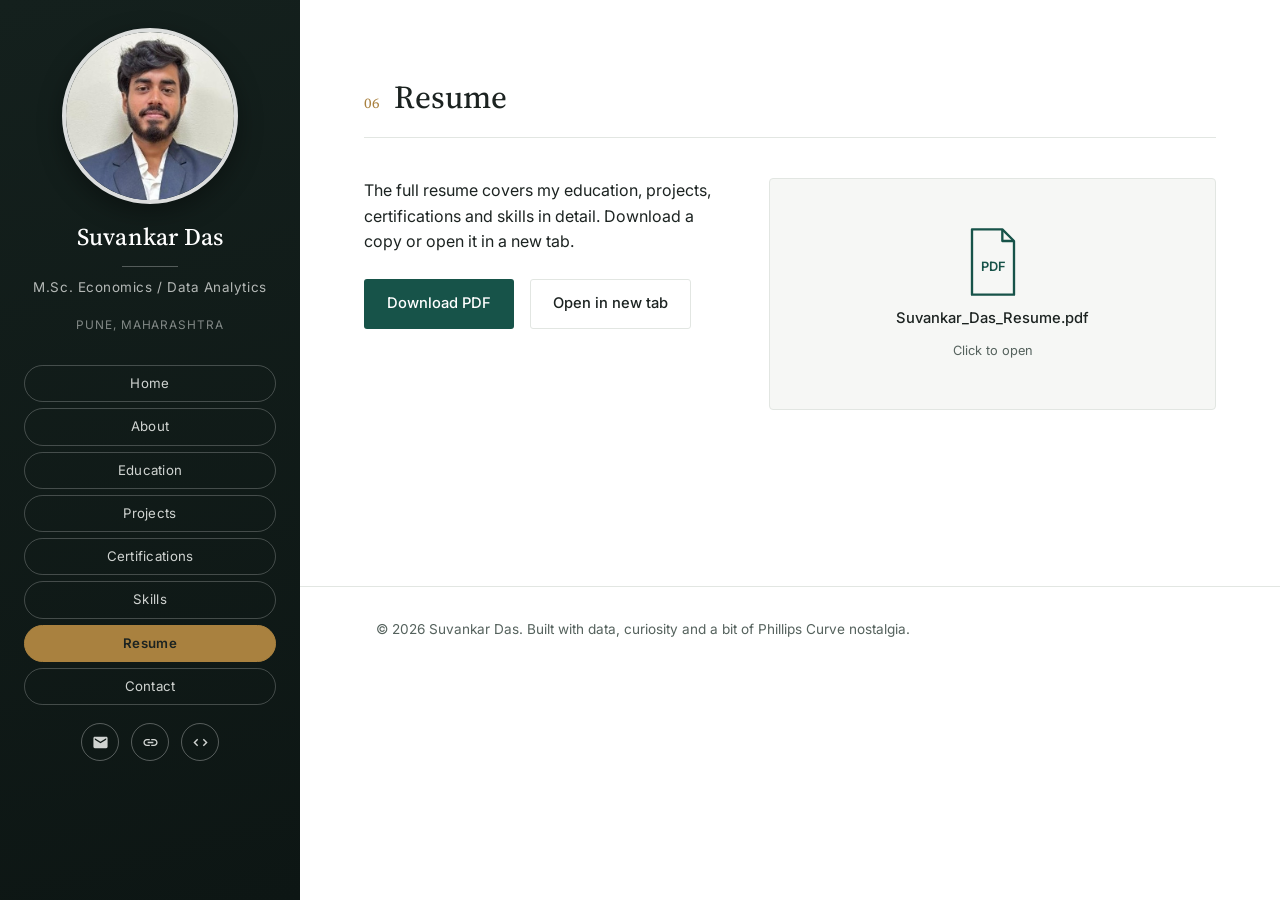
<file: resume.html>
<!DOCTYPE html>
<html lang="en">
<head>
<meta charset="UTF-8" />
<meta name="viewport" content="width=device-width, initial-scale=1.0" />
<title>Resume — Suvankar Das</title>
<link rel="preconnect" href="https://fonts.googleapis.com">
<link rel="preconnect" href="https://fonts.gstatic.com" crossorigin>
<link href="https://fonts.googleapis.com/css2?family=Source+Serif+4:opsz,wght@8..60,400;8..60,500;8..60,600&family=Inter:wght@400;500;600&display=swap" rel="stylesheet">
<style>
/* ---------------------------------------------------
   Tokens
--------------------------------------------------- */
:root {
  --bg: #ffffff;
  --bg-soft: #f6f7f5;
  --ink: #1c2321;
  --ink-soft: #55625d;
  --line: #e2e6e2;
  --teal: #175349;
  --teal-soft: #e6efec;
  --gold: #a9813f;

  --serif: 'Source Serif 4', Georgia, serif;
  --sans: 'Inter', -apple-system, BlinkMacSystemFont, 'Segoe UI', sans-serif;

  --max: 1080px;
  --pad: clamp(24px, 5vw, 64px);
}

* { box-sizing: border-box; }

html {
  scroll-behavior: smooth;
}

@media (prefers-reduced-motion: reduce) {
  html { scroll-behavior: auto; }
  *, *::before, *::after {
    animation-duration: 0.001ms !important;
    animation-iteration-count: 1 !important;
    transition-duration: 0.001ms !important;
    scroll-behavior: auto !important;
  }
}

body {
  margin: 0;
  background: var(--bg);
  color: var(--ink);
  font-family: var(--sans);
  font-size: 16px;
  line-height: 1.6;
  -webkit-font-smoothing: antialiased;
}

h1, h2, h3 {
  font-family: var(--serif);
  color: var(--ink);
  margin: 0;
  font-weight: 500;
}

p { margin: 0 0 1em; max-width: 62ch; }

a {
  color: var(--teal);
  text-decoration: none;
}
a:hover { text-decoration: underline; }

.grain { display: none; }

/* ---------------------------------------------------
   Sidebar
--------------------------------------------------- */
.layout {
  display: flex;
  min-height: 100vh;
}

.sidebar {
  width: 300px;
  flex-shrink: 0;
  background: linear-gradient(165deg, #14201d 0%, #0d1614 100%);
  color: #f2f4f2;
  display: flex;
  flex-direction: column;
  align-items: center;
  padding: 28px 24px 24px;
  position: sticky;
  top: 0;
  height: 100vh;
  overflow-y: auto;
}

.sidebar-photo {
  width: 176px;
  height: 176px;
  border-radius: 50%;
  overflow: hidden;
  border: 4px solid rgba(255,255,255,0.85);
  box-shadow: 0 8px 24px rgba(0,0,0,0.35);
  flex-shrink: 0;
}
.sidebar-photo img {
  width: 100%;
  height: 100%;
  object-fit: cover;
  display: block;
}

.sidebar-name {
  font-family: var(--serif);
  font-size: 1.5rem;
  color: #fff;
  margin-top: 14px;
  text-align: center;
  letter-spacing: 0.01em;
}

.sidebar-divider {
  width: 56px;
  height: 1px;
  background: rgba(255,255,255,0.28);
  margin: 10px 0;
}

.sidebar-role {
  font-size: 0.84rem;
  letter-spacing: 0.04em;
  color: rgba(242,244,242,0.72);
  text-align: center;
}
.sidebar-location {
  font-size: 0.74rem;
  letter-spacing: 0.08em;
  text-transform: uppercase;
  color: rgba(242,244,242,0.5);
  margin-top: 4px;
  text-align: center;
}

.sidebar-nav {
  display: flex;
  flex-direction: column;
  align-items: stretch;
  gap: 6px;
  width: 100%;
  margin-top: 18px;
}
.sidebar-nav a {
  display: block;
  text-align: center;
  padding: 7px 14px;
  border-radius: 999px;
  border: 1px solid rgba(255,255,255,0.22);
  color: rgba(242,244,242,0.85);
  font-size: 0.83rem;
  letter-spacing: 0.02em;
  transition: background 0.2s ease, border-color 0.2s ease, color 0.2s ease;
}
.sidebar-nav a:hover {
  text-decoration: none;
  border-color: var(--gold);
  color: #fff;
}
.sidebar-nav a.active {
  background: var(--gold);
  border-color: var(--gold);
  color: #1c2321;
  font-weight: 600;
}

.sidebar-socials {
  display: flex;
  gap: 12px;
  margin-top: 18px;
}
.sidebar-socials a {
  width: 38px;
  height: 38px;
  border-radius: 50%;
  border: 1px solid rgba(255,255,255,0.3);
  display: flex;
  align-items: center;
  justify-content: center;
  color: rgba(242,244,242,0.85);
  transition: background 0.2s ease, border-color 0.2s ease, color 0.2s ease;
}
.sidebar-socials a:hover {
  text-decoration: none;
  background: var(--gold);
  border-color: var(--gold);
  color: #1c2321;
}
.sidebar-socials svg { width: 17px; height: 17px; fill: currentColor; }

.sidebar-toggle {
  display: none;
}

.content {
  flex: 1;
  min-width: 0;
}

/* Mobile nav toggle (unused on desktop) */
.nav-toggle {
  display: none;
}

@media (max-width: 880px) {
  .layout { flex-direction: column; }
  .sidebar {
    width: 100%;
    height: auto;
    position: relative;
    top: auto;
    padding: 24px 24px 20px;
  }
  .sidebar-toggle {
    display: flex;
    flex-direction: column;
    justify-content: center;
    gap: 5px;
    width: 34px;
    height: 34px;
    background: none;
    border: none;
    cursor: pointer;
    padding: 0;
    align-self: flex-end;
    margin-bottom: 8px;
  }
  .sidebar-toggle span {
    display: block;
    height: 2px;
    background: #fff;
    border-radius: 2px;
    transition: transform 0.25s ease, opacity 0.25s ease;
  }
  .sidebar-toggle.open span:nth-child(1) { transform: translateY(7px) rotate(45deg); }
  .sidebar-toggle.open span:nth-child(2) { opacity: 0; }
  .sidebar-toggle.open span:nth-child(3) { transform: translateY(-7px) rotate(-45deg); }
  .sidebar-photo { width: 96px; height: 96px; }
  .sidebar-nav {
    display: none;
    margin-top: 20px;
  }
  .sidebar-nav.open { display: flex; }
}

/* ---------------------------------------------------
   Sections (shared)
--------------------------------------------------- */
.section {
  max-width: var(--max);
  margin: 0 auto;
  padding: 96px var(--pad) 0;
  scroll-margin-top: 78px;
}
.section:last-of-type { padding-bottom: 96px; }

.page-section { padding-top: 72px; }

/* Home page teaser grid linking out to the other pages */
.home-teaser { padding-top: 40px; }
.teaser-grid {
  display: grid;
  grid-template-columns: repeat(4, 1fr);
  gap: 20px;
}
.teaser-card {
  display: block;
  padding: 24px;
  border: 1px solid var(--line);
  border-radius: 4px;
  color: var(--ink);
  transition: border-color 0.2s ease, transform 0.2s ease;
}
.teaser-card:hover {
  border-color: var(--teal);
  transform: translateY(-3px);
  text-decoration: none;
}
.teaser-card h3 { font-size: 1.05rem; margin-bottom: 6px; }
.teaser-card p { font-size: 0.88rem; color: var(--ink-soft); margin: 0; }

@media (max-width: 880px) {
  .teaser-grid { grid-template-columns: repeat(2, 1fr); }
}
@media (max-width: 520px) {
  .teaser-grid { grid-template-columns: 1fr; }
}

.section-head {
  display: flex;
  align-items: baseline;
  gap: 14px;
  margin-bottom: 40px;
  border-bottom: 1px solid var(--line);
  padding-bottom: 14px;
}
.section-index {
  font-family: var(--serif);
  font-size: 0.9rem;
  color: var(--gold);
}
.section-head h2 {
  font-size: clamp(1.5rem, 3vw, 2rem);
}

.reveal {
  opacity: 0;
  transform: translateY(18px);
  transition: opacity 0.6s ease, transform 0.6s ease;
}
.reveal.in-view {
  opacity: 1;
  transform: translateY(0);
}

/* ---------------------------------------------------
   Hero
--------------------------------------------------- */
.hero {
  position: relative;
  padding-top: 64px;
  padding-bottom: 40px;
  display: grid;
  grid-template-columns: 1.1fr 0.9fr;
  gap: 24px;
  align-items: center;
  min-height: 78vh;
}

.hero-kicker {
  font-size: 0.82rem;
  letter-spacing: 0.12em;
  text-transform: uppercase;
  color: var(--ink-soft);
  margin-bottom: 18px;
}

.hero-name {
  font-size: clamp(3rem, 7vw, 5.2rem);
  line-height: 0.98;
  letter-spacing: -0.01em;
}

.hero-role {
  font-family: var(--serif);
  font-size: clamp(1.1rem, 2vw, 1.4rem);
  color: var(--teal);
  margin: 20px 0 18px;
}
.rule-word { color: var(--gold); }

.hero-statement {
  color: var(--ink-soft);
  max-width: 46ch;
}

.hero-actions {
  display: flex;
  gap: 14px;
  margin-top: 28px;
  flex-wrap: wrap;
}

.btn {
  display: inline-flex;
  align-items: center;
  padding: 12px 22px;
  border-radius: 3px;
  font-size: 0.92rem;
  font-weight: 500;
  border: 1px solid transparent;
  cursor: pointer;
  transition: background 0.2s ease, color 0.2s ease, border-color 0.2s ease;
}
.btn:hover { text-decoration: none; }

.btn-primary {
  background: var(--teal);
  color: #fff;
}
.btn-primary:hover { background: #0e3a33; }

.btn-ghost {
  background: transparent;
  border-color: var(--line);
  color: var(--ink);
}
.btn-ghost:hover { border-color: var(--teal); color: var(--teal); }

.hero-curve {
  width: 100%;
}
.curve-axis {
  stroke: var(--line);
  stroke-width: 2;
}
.curve-path {
  fill: none;
  stroke: var(--teal);
  stroke-width: 3;
  stroke-linecap: round;
  stroke-dasharray: 700;
  stroke-dashoffset: 700;
  animation: draw-curve 1.8s ease-out 0.3s forwards;
}
.curve-dot {
  fill: var(--gold);
  opacity: 0;
  animation: dot-in 0.4s ease-out forwards;
}
.curve-dot:nth-of-type(1) { animation-delay: 0.4s; }
.curve-dot:nth-of-type(2) { animation-delay: 1.1s; }
.curve-dot:nth-of-type(3) { animation-delay: 1.9s; }
.curve-label {
  font-family: var(--sans);
  font-size: 13px;
  fill: var(--ink-soft);
}

@keyframes draw-curve {
  to { stroke-dashoffset: 0; }
}
@keyframes dot-in {
  to { opacity: 1; }
}

/* ---------------------------------------------------
   About
--------------------------------------------------- */
.about-grid {
  display: grid;
  grid-template-columns: 1.4fr 1fr;
  gap: 56px;
}

.about-facts {
  list-style: none;
  margin: 0;
  padding: 0;
  border-top: 1px solid var(--line);
}
.about-facts li {
  display: flex;
  flex-direction: column;
  gap: 4px;
  padding: 14px 0;
  border-bottom: 1px solid var(--line);
}
.fact-label {
  font-size: 0.75rem;
  text-transform: uppercase;
  letter-spacing: 0.08em;
  color: var(--ink-soft);
}
.fact-value { font-size: 0.96rem; }

/* ---------------------------------------------------
   Education timeline
--------------------------------------------------- */
.timeline {
  list-style: none;
  margin: 0;
  padding: 0;
  border-left: 2px solid var(--line);
}

.timeline-item {
  display: grid;
  grid-template-columns: 160px 1fr;
  gap: 24px;
  padding: 0 0 40px 28px;
  position: relative;
}
.timeline-item::before {
  content: '';
  position: absolute;
  left: -7px;
  top: 4px;
  width: 12px;
  height: 12px;
  border-radius: 50%;
  background: var(--teal);
  border: 3px solid #fff;
  box-shadow: 0 0 0 1px var(--line);
}
.timeline-item:last-child { padding-bottom: 0; }

.timeline-date {
  font-family: var(--serif);
  color: var(--ink-soft);
  font-size: 0.95rem;
}
.timeline-tag {
  display: block;
  margin-top: 4px;
  font-family: var(--sans);
  font-size: 0.72rem;
  letter-spacing: 0.06em;
  text-transform: uppercase;
  color: var(--gold);
}

.timeline-body h3 { font-size: 1.15rem; margin-bottom: 4px; }
.timeline-org { color: var(--ink-soft); margin-bottom: 4px; }
.timeline-detail { color: var(--ink); font-size: 0.92rem; margin-bottom: 0; }

/* ---------------------------------------------------
   Projects
--------------------------------------------------- */
.projects {
  display: flex;
  flex-direction: column;
  gap: 28px;
}

.project-card {
  display: grid;
  grid-template-columns: 1fr 220px;
  gap: 32px;
  padding: 32px;
  background: var(--bg-soft);
  border: 1px solid var(--line);
  border-radius: 4px;
}

.project-main h3 {
  font-size: 1.2rem;
  margin-bottom: 6px;
  max-width: 48ch;
}
.project-sub {
  color: var(--teal);
  font-size: 0.92rem;
  margin-bottom: 12px;
}
.project-desc { color: var(--ink-soft); }

.project-toggle {
  background: none;
  border: none;
  padding: 0;
  color: var(--teal);
  font-size: 0.88rem;
  font-family: var(--sans);
  cursor: pointer;
  display: inline-flex;
  align-items: center;
  gap: 6px;
}
.project-toggle:hover { text-decoration: underline; }
.chevron { transition: transform 0.25s ease; display: inline-block; }
.project-toggle[aria-expanded="true"] .chevron { transform: rotate(180deg); }

.project-more {
  overflow: hidden;
  max-height: 0;
  transition: max-height 0.35s ease;
}
.project-more p {
  padding-top: 14px;
  color: var(--ink-soft);
  font-size: 0.94rem;
}

.project-stat {
  border-left: 1px solid var(--line);
  padding-left: 28px;
  display: flex;
  flex-direction: column;
  justify-content: center;
}
.stat-value {
  font-family: var(--serif);
  font-size: 1.7rem;
  color: var(--teal);
  display: block;
  margin-bottom: 8px;
}
.stat-label {
  font-size: 0.82rem;
  color: var(--ink-soft);
  line-height: 1.5;
}

/* ---------------------------------------------------
   Certifications
--------------------------------------------------- */
.cert-list {
  list-style: none;
  margin: 0;
  padding: 0;
}
.cert-item {
  display: flex;
  justify-content: space-between;
  align-items: baseline;
  gap: 16px;
  padding: 18px 0;
  border-bottom: 1px solid var(--line);
  flex-wrap: wrap;
}
.cert-name { font-weight: 500; }
.cert-issuer { color: var(--ink-soft); font-size: 0.88rem; white-space: nowrap; }

/* ---------------------------------------------------
   Skills
--------------------------------------------------- */
.skills-grid {
  display: grid;
  grid-template-columns: repeat(2, 1fr);
  gap: 32px 48px;
}
.skill-group h3 {
  font-size: 1rem;
  color: var(--ink-soft);
  font-weight: 500;
  margin-bottom: 14px;
  font-family: var(--sans);
}
.tag-row {
  display: flex;
  flex-wrap: wrap;
  gap: 8px;
}
.tag {
  font-size: 0.84rem;
  padding: 7px 14px;
  border: 1px solid var(--line);
  border-radius: 999px;
  background: var(--bg);
  transition: border-color 0.2s ease, color 0.2s ease, background 0.2s ease;
}
.tag:hover {
  border-color: var(--teal);
  background: var(--teal-soft);
  color: var(--teal);
}

/* ---------------------------------------------------
   Resume
--------------------------------------------------- */
.resume-panel {
  display: grid;
  grid-template-columns: 0.9fr 1.1fr;
  gap: 40px;
  align-items: start;
}
.resume-copy .btn { margin-right: 12px; margin-top: 8px; }

.resume-card {
  display: flex;
  flex-direction: column;
  align-items: center;
  justify-content: center;
  gap: 10px;
  padding: 48px 24px;
  border: 1px solid var(--line);
  border-radius: 4px;
  background: var(--bg-soft);
  color: var(--ink);
  text-align: center;
  transition: border-color 0.2s ease, transform 0.2s ease;
}
.resume-card:hover {
  border-color: var(--teal);
  transform: translateY(-3px);
  text-decoration: none;
}
.resume-card-icon {
  width: 56px;
  height: 70px;
  color: var(--teal);
}
.resume-card-label {
  font-family: var(--sans);
  font-size: 11px;
  font-weight: 600;
  fill: var(--teal);
}
.resume-card-name {
  font-size: 0.92rem;
  font-weight: 500;
  word-break: break-word;
}
.resume-card-hint {
  font-size: 0.8rem;
  color: var(--ink-soft);
}

/* ---------------------------------------------------
   Contact
--------------------------------------------------- */
.contact-grid {
  display: grid;
  grid-template-columns: 0.9fr 1.1fr;
  gap: 48px;
}

.contact-list {
  list-style: none;
  margin: 20px 0 0;
  padding: 0;
}
.contact-list li {
  display: flex;
  gap: 14px;
  padding: 12px 0;
  border-bottom: 1px solid var(--line);
  align-items: baseline;
  flex-wrap: wrap;
}
.contact-label {
  width: 90px;
  flex-shrink: 0;
  font-size: 0.78rem;
  text-transform: uppercase;
  letter-spacing: 0.08em;
  color: var(--ink-soft);
}

.contact-form {
  display: flex;
  flex-direction: column;
  gap: 6px;
}
.contact-form label {
  font-size: 0.78rem;
  text-transform: uppercase;
  letter-spacing: 0.08em;
  color: var(--ink-soft);
  margin-top: 12px;
}
.contact-form input,
.contact-form textarea {
  font-family: var(--sans);
  font-size: 0.95rem;
  padding: 11px 12px;
  border: 1px solid var(--line);
  border-radius: 3px;
  background: var(--bg);
  color: var(--ink);
  resize: vertical;
}
.contact-form input:focus,
.contact-form textarea:focus {
  outline: none;
  border-color: var(--teal);
}
.contact-form .btn { margin-top: 18px; align-self: flex-start; }
.form-note {
  font-size: 0.88rem;
  color: var(--teal);
  min-height: 1.2em;
}

/* ---------------------------------------------------
   Focus visibility (accessibility)
--------------------------------------------------- */
a:focus-visible,
button:focus-visible,
input:focus-visible,
textarea:focus-visible {
  outline: 2px solid var(--teal);
  outline-offset: 2px;
}

/* ---------------------------------------------------
   Footer
--------------------------------------------------- */
.site-footer {
  text-align: center;
  padding: 32px var(--pad) 48px;
  color: var(--ink-soft);
  font-size: 0.85rem;
  border-top: 1px solid var(--line);
  margin-top: 80px;
}

/* ---------------------------------------------------
   Responsive
--------------------------------------------------- */
@media (max-width: 880px) {
  .hero { grid-template-columns: 1fr; min-height: auto; }
  .hero-curve { order: -1; max-width: 420px; margin: 0 auto 12px; }
  .about-grid,
  .resume-panel,
  .contact-grid { grid-template-columns: 1fr; }
  .skills-grid { grid-template-columns: 1fr; }
  .project-card { grid-template-columns: 1fr; }
  .project-stat {
    border-left: none;
    border-top: 1px solid var(--line);
    padding-left: 0;
    padding-top: 20px;
  }
}

@media (max-width: 720px) {
  .timeline-item { grid-template-columns: 1fr; gap: 6px; }
}

  </style>
</head>
<body data-page="resume">

<div class="layout">
  <aside class="sidebar">
    <button class="sidebar-toggle" id="navToggle" aria-label="Toggle navigation" aria-expanded="false">
      <span></span><span></span><span></span>
    </button>
    <div class="sidebar-photo">
      <img src="assets/Photo.jpeg" alt="Suvankar Das" />
    </div>
    <h2 class="sidebar-name">Suvankar Das</h2>
    <div class="sidebar-divider"></div>
    <p class="sidebar-role">M.Sc. Economics / Data Analytics</p>
    <p class="sidebar-location">Pune, Maharashtra</p>

    <nav class="sidebar-nav" id="sidebarNav">
      <a href="index.html" class="nav-link" data-page="home">Home</a>
      <a href="about.html" class="nav-link" data-page="about">About</a>
      <a href="education.html" class="nav-link" data-page="education">Education</a>
      <a href="projects.html" class="nav-link" data-page="projects">Projects</a>
      <a href="certifications.html" class="nav-link" data-page="certifications">Certifications</a>
      <a href="skills.html" class="nav-link" data-page="skills">Skills</a>
      <a href="resume.html" class="nav-link" data-page="resume">Resume</a>
      <a href="contact.html" class="nav-link" data-page="contact">Contact</a>
    </nav>

    <div class="sidebar-socials">
      <a href="mailto:amitdas05876@gmail.com" title="Email" aria-label="Email">
        <svg viewBox="0 0 24 24"><path d="M20 4H4c-1.1 0-1.99.9-1.99 2L2 18c0 1.1.9 2 2 2h16c1.1 0 2-.9 2-2V6c0-1.1-.9-2-2-2zm0 4l-8 5-8-5V6l8 5 8-5v2z"/></svg>
      </a>
      <a href="https://www.linkedin.com/in/suvankar-das-99a2b736a" target="_blank" rel="noopener" title="LinkedIn" aria-label="LinkedIn">
        <svg viewBox="0 0 24 24"><path d="M3.9 12c0-1.71 1.39-3.1 3.1-3.1h4V7H7c-2.76 0-5 2.24-5 5s2.24 5 5 5h4v-1.9H7c-1.71 0-3.1-1.39-3.1-3.1zM8 13h8v-2H8v2zm9-6h-4v1.9h4c1.71 0 3.1 1.39 3.1 3.1s-1.39 3.1-3.1 3.1h-4V17h4c2.76 0 5-2.24 5-5s-2.24-5-5-5z"/></svg>
      </a>
      <a href="https://github.com/suvankardas" target="_blank" rel="noopener" title="GitHub" aria-label="GitHub">
        <svg viewBox="0 0 24 24"><path d="M8.7 15.87L4.83 12l3.87-3.87L7.3 6.7 2 12l5.3 5.3zm6.6 0L19.17 12 15.3 8.13 16.7 6.7 22 12l-5.3 5.3z"/></svg>
      </a>
    </div>
  </aside>

  <div class="content">
<main>
  <section class="section reveal page-section">
    <div class="section-head">
      <span class="section-index">06</span>
      <h2>Resume</h2>
    </div>

    <div class="resume-panel">
      <div class="resume-copy">
        <p>
          The full resume covers my education, projects, certifications and
          skills in detail. Download a copy or open it in a new tab.
        </p>
        <a class="btn btn-primary" href="assets/Suvankar_Das_Resume.pdf" download>Download PDF</a>
        <a class="btn btn-ghost" href="assets/Suvankar_Das_Resume.pdf" target="_blank" rel="noopener">Open in new tab</a>
      </div>
      <a class="resume-card" href="assets/Suvankar_Das_Resume.pdf" target="_blank" rel="noopener">
        <svg class="resume-card-icon" viewBox="0 0 48 60" aria-hidden="true">
          <path d="M6 2h26l10 10v46H6z" fill="none" stroke="currentColor" stroke-width="2" stroke-linejoin="round"/>
          <path d="M32 2v10h10" fill="none" stroke="currentColor" stroke-width="2" stroke-linejoin="round"/>
          <text x="24" y="38" text-anchor="middle" class="resume-card-label">PDF</text>
        </svg>
        <span class="resume-card-name">Suvankar_Das_Resume.pdf</span>
        <span class="resume-card-hint">Click to open</span>
      </a>
    </div>
  </section>
</main>

<footer class="site-footer">
  <p>© <span id="year"></span> Suvankar Das. Built with data, curiosity and a bit of Phillips Curve nostalgia.</p>
</footer>
  </div><!-- .content -->
</div><!-- .layout -->

<script>
// ---------------------------------------------------
// Footer year
// ---------------------------------------------------
document.getElementById('year').textContent = new Date().getFullYear();

// ---------------------------------------------------
// Mobile nav toggle
// ---------------------------------------------------
const navToggle = document.getElementById('navToggle');
const siteNav = document.getElementById('sidebarNav');

navToggle.addEventListener('click', () => {
  const isOpen = siteNav.classList.toggle('open');
  navToggle.classList.toggle('open', isOpen);
  navToggle.setAttribute('aria-expanded', String(isOpen));
});

siteNav.querySelectorAll('.nav-link').forEach((link) => {
  link.addEventListener('click', () => {
    siteNav.classList.remove('open');
    navToggle.classList.remove('open');
    navToggle.setAttribute('aria-expanded', 'false');
  });
});

// ---------------------------------------------------
// Nav highlighting: mark the link matching the current page
// ---------------------------------------------------
const currentPage = document.body.getAttribute('data-page');
document.querySelectorAll('.nav-link').forEach((link) => {
  link.classList.toggle('active', link.getAttribute('data-page') === currentPage);
});

// ---------------------------------------------------
// Reveal-on-scroll for section entrances
// ---------------------------------------------------
const revealObserver = new IntersectionObserver(
  (entries) => {
    entries.forEach((entry) => {
      if (entry.isIntersecting) {
        entry.target.classList.add('in-view');
        revealObserver.unobserve(entry.target);
      }
    });
  },
  { threshold: 0.12 }
);

document.querySelectorAll('.reveal').forEach((el) => revealObserver.observe(el));

// ---------------------------------------------------
// Project "read more" toggles
// ---------------------------------------------------
document.querySelectorAll('.project-toggle').forEach((btn) => {
  const panel = btn.parentElement.querySelector('.project-more');

  btn.addEventListener('click', () => {
    const expanded = btn.getAttribute('aria-expanded') === 'true';
    btn.setAttribute('aria-expanded', String(!expanded));

    if (expanded) {
      panel.style.maxHeight = null;
    } else {
      panel.style.maxHeight = panel.scrollHeight + 'px';
    }

    btn.querySelector('.toggle-text').textContent = expanded ? 'Read the methodology' : 'Hide the methodology';
  });
});

// ---------------------------------------------------
// Contact form — mailto handoff with inline confirmation
// ---------------------------------------------------
const contactForm = document.getElementById('contactForm');
const formNote = document.getElementById('formNote');

contactForm.addEventListener('submit', (event) => {
  event.preventDefault();

  const name = document.getElementById('name').value.trim();
  const email = document.getElementById('email').value.trim();
  const message = document.getElementById('message').value.trim();

  if (!name || !email || !message) {
    formNote.textContent = 'Please fill in every field before sending.';
    return;
  }

  const subject = encodeURIComponent(`Portfolio enquiry from ${name}`);
  const body = encodeURIComponent(`${message}

— ${name} (${email})`);
  window.location.href = `mailto:amitdas05876@gmail.com?subject=${subject}&body=${body}`;

  formNote.textContent = 'Opening your email client to send this message…';
  contactForm.reset();
});

  </script>
</body>
</html>
</file>
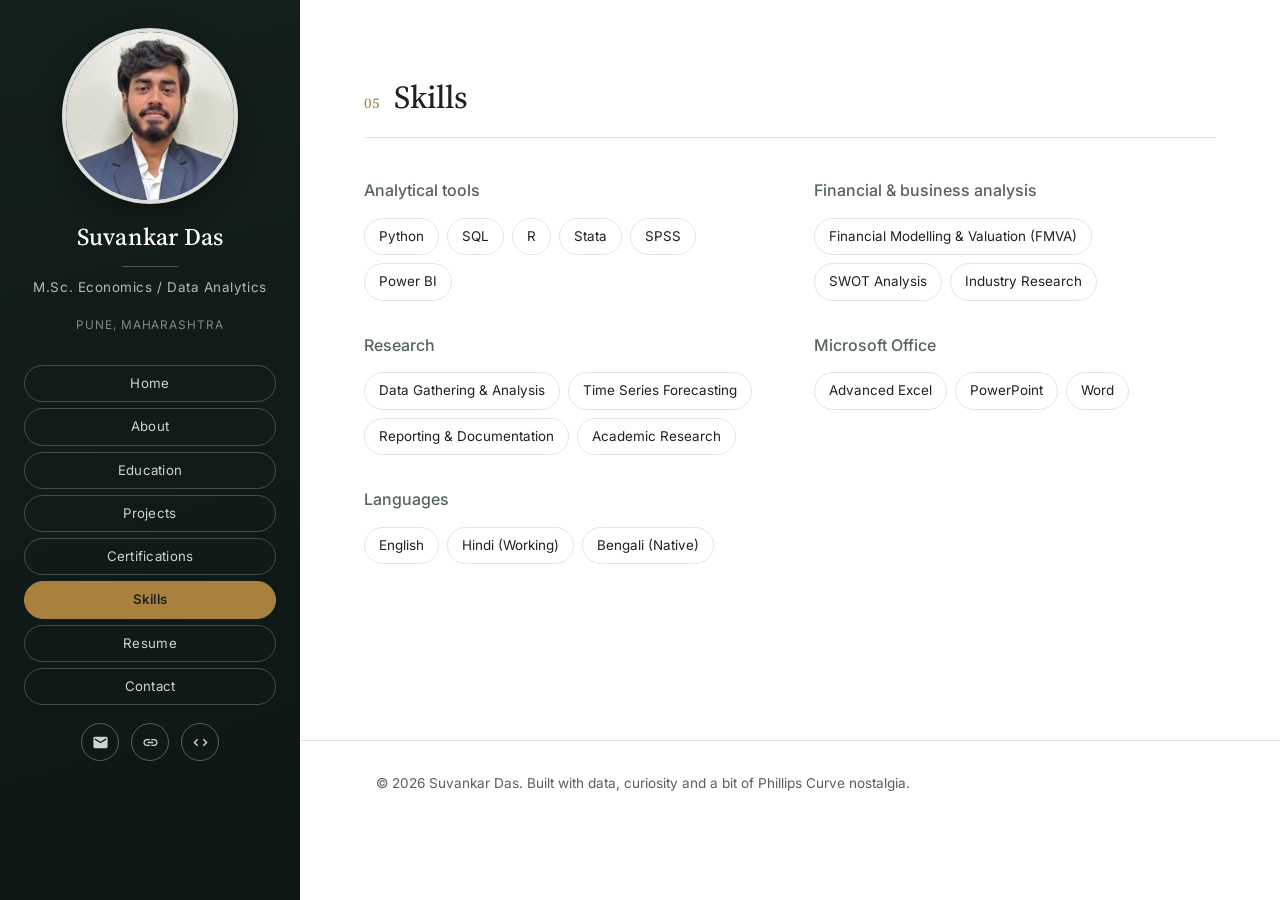
<file: skills.html>
<!DOCTYPE html>
<html lang="en">
<head>
<meta charset="UTF-8" />
<meta name="viewport" content="width=device-width, initial-scale=1.0" />
<title>Skills — Suvankar Das</title>
<link rel="preconnect" href="https://fonts.googleapis.com">
<link rel="preconnect" href="https://fonts.gstatic.com" crossorigin>
<link href="https://fonts.googleapis.com/css2?family=Source+Serif+4:opsz,wght@8..60,400;8..60,500;8..60,600&family=Inter:wght@400;500;600&display=swap" rel="stylesheet">
<style>
/* ---------------------------------------------------
   Tokens
--------------------------------------------------- */
:root {
  --bg: #ffffff;
  --bg-soft: #f6f7f5;
  --ink: #1c2321;
  --ink-soft: #55625d;
  --line: #e2e6e2;
  --teal: #175349;
  --teal-soft: #e6efec;
  --gold: #a9813f;

  --serif: 'Source Serif 4', Georgia, serif;
  --sans: 'Inter', -apple-system, BlinkMacSystemFont, 'Segoe UI', sans-serif;

  --max: 1080px;
  --pad: clamp(24px, 5vw, 64px);
}

* { box-sizing: border-box; }

html {
  scroll-behavior: smooth;
}

@media (prefers-reduced-motion: reduce) {
  html { scroll-behavior: auto; }
  *, *::before, *::after {
    animation-duration: 0.001ms !important;
    animation-iteration-count: 1 !important;
    transition-duration: 0.001ms !important;
    scroll-behavior: auto !important;
  }
}

body {
  margin: 0;
  background: var(--bg);
  color: var(--ink);
  font-family: var(--sans);
  font-size: 16px;
  line-height: 1.6;
  -webkit-font-smoothing: antialiased;
}

h1, h2, h3 {
  font-family: var(--serif);
  color: var(--ink);
  margin: 0;
  font-weight: 500;
}

p { margin: 0 0 1em; max-width: 62ch; }

a {
  color: var(--teal);
  text-decoration: none;
}
a:hover { text-decoration: underline; }

.grain { display: none; }

/* ---------------------------------------------------
   Sidebar
--------------------------------------------------- */
.layout {
  display: flex;
  min-height: 100vh;
}

.sidebar {
  width: 300px;
  flex-shrink: 0;
  background: linear-gradient(165deg, #14201d 0%, #0d1614 100%);
  color: #f2f4f2;
  display: flex;
  flex-direction: column;
  align-items: center;
  padding: 28px 24px 24px;
  position: sticky;
  top: 0;
  height: 100vh;
  overflow-y: auto;
}

.sidebar-photo {
  width: 176px;
  height: 176px;
  border-radius: 50%;
  overflow: hidden;
  border: 4px solid rgba(255,255,255,0.85);
  box-shadow: 0 8px 24px rgba(0,0,0,0.35);
  flex-shrink: 0;
}
.sidebar-photo img {
  width: 100%;
  height: 100%;
  object-fit: cover;
  display: block;
}

.sidebar-name {
  font-family: var(--serif);
  font-size: 1.5rem;
  color: #fff;
  margin-top: 14px;
  text-align: center;
  letter-spacing: 0.01em;
}

.sidebar-divider {
  width: 56px;
  height: 1px;
  background: rgba(255,255,255,0.28);
  margin: 10px 0;
}

.sidebar-role {
  font-size: 0.84rem;
  letter-spacing: 0.04em;
  color: rgba(242,244,242,0.72);
  text-align: center;
}
.sidebar-location {
  font-size: 0.74rem;
  letter-spacing: 0.08em;
  text-transform: uppercase;
  color: rgba(242,244,242,0.5);
  margin-top: 4px;
  text-align: center;
}

.sidebar-nav {
  display: flex;
  flex-direction: column;
  align-items: stretch;
  gap: 6px;
  width: 100%;
  margin-top: 18px;
}
.sidebar-nav a {
  display: block;
  text-align: center;
  padding: 7px 14px;
  border-radius: 999px;
  border: 1px solid rgba(255,255,255,0.22);
  color: rgba(242,244,242,0.85);
  font-size: 0.83rem;
  letter-spacing: 0.02em;
  transition: background 0.2s ease, border-color 0.2s ease, color 0.2s ease;
}
.sidebar-nav a:hover {
  text-decoration: none;
  border-color: var(--gold);
  color: #fff;
}
.sidebar-nav a.active {
  background: var(--gold);
  border-color: var(--gold);
  color: #1c2321;
  font-weight: 600;
}

.sidebar-socials {
  display: flex;
  gap: 12px;
  margin-top: 18px;
}
.sidebar-socials a {
  width: 38px;
  height: 38px;
  border-radius: 50%;
  border: 1px solid rgba(255,255,255,0.3);
  display: flex;
  align-items: center;
  justify-content: center;
  color: rgba(242,244,242,0.85);
  transition: background 0.2s ease, border-color 0.2s ease, color 0.2s ease;
}
.sidebar-socials a:hover {
  text-decoration: none;
  background: var(--gold);
  border-color: var(--gold);
  color: #1c2321;
}
.sidebar-socials svg { width: 17px; height: 17px; fill: currentColor; }

.sidebar-toggle {
  display: none;
}

.content {
  flex: 1;
  min-width: 0;
}

/* Mobile nav toggle (unused on desktop) */
.nav-toggle {
  display: none;
}

@media (max-width: 880px) {
  .layout { flex-direction: column; }
  .sidebar {
    width: 100%;
    height: auto;
    position: relative;
    top: auto;
    padding: 24px 24px 20px;
  }
  .sidebar-toggle {
    display: flex;
    flex-direction: column;
    justify-content: center;
    gap: 5px;
    width: 34px;
    height: 34px;
    background: none;
    border: none;
    cursor: pointer;
    padding: 0;
    align-self: flex-end;
    margin-bottom: 8px;
  }
  .sidebar-toggle span {
    display: block;
    height: 2px;
    background: #fff;
    border-radius: 2px;
    transition: transform 0.25s ease, opacity 0.25s ease;
  }
  .sidebar-toggle.open span:nth-child(1) { transform: translateY(7px) rotate(45deg); }
  .sidebar-toggle.open span:nth-child(2) { opacity: 0; }
  .sidebar-toggle.open span:nth-child(3) { transform: translateY(-7px) rotate(-45deg); }
  .sidebar-photo { width: 96px; height: 96px; }
  .sidebar-nav {
    display: none;
    margin-top: 20px;
  }
  .sidebar-nav.open { display: flex; }
}

/* ---------------------------------------------------
   Sections (shared)
--------------------------------------------------- */
.section {
  max-width: var(--max);
  margin: 0 auto;
  padding: 96px var(--pad) 0;
  scroll-margin-top: 78px;
}
.section:last-of-type { padding-bottom: 96px; }

.page-section { padding-top: 72px; }

/* Home page teaser grid linking out to the other pages */
.home-teaser { padding-top: 40px; }
.teaser-grid {
  display: grid;
  grid-template-columns: repeat(4, 1fr);
  gap: 20px;
}
.teaser-card {
  display: block;
  padding: 24px;
  border: 1px solid var(--line);
  border-radius: 4px;
  color: var(--ink);
  transition: border-color 0.2s ease, transform 0.2s ease;
}
.teaser-card:hover {
  border-color: var(--teal);
  transform: translateY(-3px);
  text-decoration: none;
}
.teaser-card h3 { font-size: 1.05rem; margin-bottom: 6px; }
.teaser-card p { font-size: 0.88rem; color: var(--ink-soft); margin: 0; }

@media (max-width: 880px) {
  .teaser-grid { grid-template-columns: repeat(2, 1fr); }
}
@media (max-width: 520px) {
  .teaser-grid { grid-template-columns: 1fr; }
}

.section-head {
  display: flex;
  align-items: baseline;
  gap: 14px;
  margin-bottom: 40px;
  border-bottom: 1px solid var(--line);
  padding-bottom: 14px;
}
.section-index {
  font-family: var(--serif);
  font-size: 0.9rem;
  color: var(--gold);
}
.section-head h2 {
  font-size: clamp(1.5rem, 3vw, 2rem);
}

.reveal {
  opacity: 0;
  transform: translateY(18px);
  transition: opacity 0.6s ease, transform 0.6s ease;
}
.reveal.in-view {
  opacity: 1;
  transform: translateY(0);
}

/* ---------------------------------------------------
   Hero
--------------------------------------------------- */
.hero {
  position: relative;
  padding-top: 64px;
  padding-bottom: 40px;
  display: grid;
  grid-template-columns: 1.1fr 0.9fr;
  gap: 24px;
  align-items: center;
  min-height: 78vh;
}

.hero-kicker {
  font-size: 0.82rem;
  letter-spacing: 0.12em;
  text-transform: uppercase;
  color: var(--ink-soft);
  margin-bottom: 18px;
}

.hero-name {
  font-size: clamp(3rem, 7vw, 5.2rem);
  line-height: 0.98;
  letter-spacing: -0.01em;
}

.hero-role {
  font-family: var(--serif);
  font-size: clamp(1.1rem, 2vw, 1.4rem);
  color: var(--teal);
  margin: 20px 0 18px;
}
.rule-word { color: var(--gold); }

.hero-statement {
  color: var(--ink-soft);
  max-width: 46ch;
}

.hero-actions {
  display: flex;
  gap: 14px;
  margin-top: 28px;
  flex-wrap: wrap;
}

.btn {
  display: inline-flex;
  align-items: center;
  padding: 12px 22px;
  border-radius: 3px;
  font-size: 0.92rem;
  font-weight: 500;
  border: 1px solid transparent;
  cursor: pointer;
  transition: background 0.2s ease, color 0.2s ease, border-color 0.2s ease;
}
.btn:hover { text-decoration: none; }

.btn-primary {
  background: var(--teal);
  color: #fff;
}
.btn-primary:hover { background: #0e3a33; }

.btn-ghost {
  background: transparent;
  border-color: var(--line);
  color: var(--ink);
}
.btn-ghost:hover { border-color: var(--teal); color: var(--teal); }

.hero-curve {
  width: 100%;
}
.curve-axis {
  stroke: var(--line);
  stroke-width: 2;
}
.curve-path {
  fill: none;
  stroke: var(--teal);
  stroke-width: 3;
  stroke-linecap: round;
  stroke-dasharray: 700;
  stroke-dashoffset: 700;
  animation: draw-curve 1.8s ease-out 0.3s forwards;
}
.curve-dot {
  fill: var(--gold);
  opacity: 0;
  animation: dot-in 0.4s ease-out forwards;
}
.curve-dot:nth-of-type(1) { animation-delay: 0.4s; }
.curve-dot:nth-of-type(2) { animation-delay: 1.1s; }
.curve-dot:nth-of-type(3) { animation-delay: 1.9s; }
.curve-label {
  font-family: var(--sans);
  font-size: 13px;
  fill: var(--ink-soft);
}

@keyframes draw-curve {
  to { stroke-dashoffset: 0; }
}
@keyframes dot-in {
  to { opacity: 1; }
}

/* ---------------------------------------------------
   About
--------------------------------------------------- */
.about-grid {
  display: grid;
  grid-template-columns: 1.4fr 1fr;
  gap: 56px;
}

.about-facts {
  list-style: none;
  margin: 0;
  padding: 0;
  border-top: 1px solid var(--line);
}
.about-facts li {
  display: flex;
  flex-direction: column;
  gap: 4px;
  padding: 14px 0;
  border-bottom: 1px solid var(--line);
}
.fact-label {
  font-size: 0.75rem;
  text-transform: uppercase;
  letter-spacing: 0.08em;
  color: var(--ink-soft);
}
.fact-value { font-size: 0.96rem; }

/* ---------------------------------------------------
   Education timeline
--------------------------------------------------- */
.timeline {
  list-style: none;
  margin: 0;
  padding: 0;
  border-left: 2px solid var(--line);
}

.timeline-item {
  display: grid;
  grid-template-columns: 160px 1fr;
  gap: 24px;
  padding: 0 0 40px 28px;
  position: relative;
}
.timeline-item::before {
  content: '';
  position: absolute;
  left: -7px;
  top: 4px;
  width: 12px;
  height: 12px;
  border-radius: 50%;
  background: var(--teal);
  border: 3px solid #fff;
  box-shadow: 0 0 0 1px var(--line);
}
.timeline-item:last-child { padding-bottom: 0; }

.timeline-date {
  font-family: var(--serif);
  color: var(--ink-soft);
  font-size: 0.95rem;
}
.timeline-tag {
  display: block;
  margin-top: 4px;
  font-family: var(--sans);
  font-size: 0.72rem;
  letter-spacing: 0.06em;
  text-transform: uppercase;
  color: var(--gold);
}

.timeline-body h3 { font-size: 1.15rem; margin-bottom: 4px; }
.timeline-org { color: var(--ink-soft); margin-bottom: 4px; }
.timeline-detail { color: var(--ink); font-size: 0.92rem; margin-bottom: 0; }

/* ---------------------------------------------------
   Projects
--------------------------------------------------- */
.projects {
  display: flex;
  flex-direction: column;
  gap: 28px;
}

.project-card {
  display: grid;
  grid-template-columns: 1fr 220px;
  gap: 32px;
  padding: 32px;
  background: var(--bg-soft);
  border: 1px solid var(--line);
  border-radius: 4px;
}

.project-main h3 {
  font-size: 1.2rem;
  margin-bottom: 6px;
  max-width: 48ch;
}
.project-sub {
  color: var(--teal);
  font-size: 0.92rem;
  margin-bottom: 12px;
}
.project-desc { color: var(--ink-soft); }

.project-toggle {
  background: none;
  border: none;
  padding: 0;
  color: var(--teal);
  font-size: 0.88rem;
  font-family: var(--sans);
  cursor: pointer;
  display: inline-flex;
  align-items: center;
  gap: 6px;
}
.project-toggle:hover { text-decoration: underline; }
.chevron { transition: transform 0.25s ease; display: inline-block; }
.project-toggle[aria-expanded="true"] .chevron { transform: rotate(180deg); }

.project-more {
  overflow: hidden;
  max-height: 0;
  transition: max-height 0.35s ease;
}
.project-more p {
  padding-top: 14px;
  color: var(--ink-soft);
  font-size: 0.94rem;
}

.project-stat {
  border-left: 1px solid var(--line);
  padding-left: 28px;
  display: flex;
  flex-direction: column;
  justify-content: center;
}
.stat-value {
  font-family: var(--serif);
  font-size: 1.7rem;
  color: var(--teal);
  display: block;
  margin-bottom: 8px;
}
.stat-label {
  font-size: 0.82rem;
  color: var(--ink-soft);
  line-height: 1.5;
}

/* ---------------------------------------------------
   Certifications
--------------------------------------------------- */
.cert-list {
  list-style: none;
  margin: 0;
  padding: 0;
}
.cert-item {
  display: flex;
  justify-content: space-between;
  align-items: baseline;
  gap: 16px;
  padding: 18px 0;
  border-bottom: 1px solid var(--line);
  flex-wrap: wrap;
}
.cert-name { font-weight: 500; }
.cert-issuer { color: var(--ink-soft); font-size: 0.88rem; white-space: nowrap; }

/* ---------------------------------------------------
   Skills
--------------------------------------------------- */
.skills-grid {
  display: grid;
  grid-template-columns: repeat(2, 1fr);
  gap: 32px 48px;
}
.skill-group h3 {
  font-size: 1rem;
  color: var(--ink-soft);
  font-weight: 500;
  margin-bottom: 14px;
  font-family: var(--sans);
}
.tag-row {
  display: flex;
  flex-wrap: wrap;
  gap: 8px;
}
.tag {
  font-size: 0.84rem;
  padding: 7px 14px;
  border: 1px solid var(--line);
  border-radius: 999px;
  background: var(--bg);
  transition: border-color 0.2s ease, color 0.2s ease, background 0.2s ease;
}
.tag:hover {
  border-color: var(--teal);
  background: var(--teal-soft);
  color: var(--teal);
}

/* ---------------------------------------------------
   Resume
--------------------------------------------------- */
.resume-panel {
  display: grid;
  grid-template-columns: 0.9fr 1.1fr;
  gap: 40px;
  align-items: start;
}
.resume-copy .btn { margin-right: 12px; margin-top: 8px; }

.resume-card {
  display: flex;
  flex-direction: column;
  align-items: center;
  justify-content: center;
  gap: 10px;
  padding: 48px 24px;
  border: 1px solid var(--line);
  border-radius: 4px;
  background: var(--bg-soft);
  color: var(--ink);
  text-align: center;
  transition: border-color 0.2s ease, transform 0.2s ease;
}
.resume-card:hover {
  border-color: var(--teal);
  transform: translateY(-3px);
  text-decoration: none;
}
.resume-card-icon {
  width: 56px;
  height: 70px;
  color: var(--teal);
}
.resume-card-label {
  font-family: var(--sans);
  font-size: 11px;
  font-weight: 600;
  fill: var(--teal);
}
.resume-card-name {
  font-size: 0.92rem;
  font-weight: 500;
  word-break: break-word;
}
.resume-card-hint {
  font-size: 0.8rem;
  color: var(--ink-soft);
}

/* ---------------------------------------------------
   Contact
--------------------------------------------------- */
.contact-grid {
  display: grid;
  grid-template-columns: 0.9fr 1.1fr;
  gap: 48px;
}

.contact-list {
  list-style: none;
  margin: 20px 0 0;
  padding: 0;
}
.contact-list li {
  display: flex;
  gap: 14px;
  padding: 12px 0;
  border-bottom: 1px solid var(--line);
  align-items: baseline;
  flex-wrap: wrap;
}
.contact-label {
  width: 90px;
  flex-shrink: 0;
  font-size: 0.78rem;
  text-transform: uppercase;
  letter-spacing: 0.08em;
  color: var(--ink-soft);
}

.contact-form {
  display: flex;
  flex-direction: column;
  gap: 6px;
}
.contact-form label {
  font-size: 0.78rem;
  text-transform: uppercase;
  letter-spacing: 0.08em;
  color: var(--ink-soft);
  margin-top: 12px;
}
.contact-form input,
.contact-form textarea {
  font-family: var(--sans);
  font-size: 0.95rem;
  padding: 11px 12px;
  border: 1px solid var(--line);
  border-radius: 3px;
  background: var(--bg);
  color: var(--ink);
  resize: vertical;
}
.contact-form input:focus,
.contact-form textarea:focus {
  outline: none;
  border-color: var(--teal);
}
.contact-form .btn { margin-top: 18px; align-self: flex-start; }
.form-note {
  font-size: 0.88rem;
  color: var(--teal);
  min-height: 1.2em;
}

/* ---------------------------------------------------
   Focus visibility (accessibility)
--------------------------------------------------- */
a:focus-visible,
button:focus-visible,
input:focus-visible,
textarea:focus-visible {
  outline: 2px solid var(--teal);
  outline-offset: 2px;
}

/* ---------------------------------------------------
   Footer
--------------------------------------------------- */
.site-footer {
  text-align: center;
  padding: 32px var(--pad) 48px;
  color: var(--ink-soft);
  font-size: 0.85rem;
  border-top: 1px solid var(--line);
  margin-top: 80px;
}

/* ---------------------------------------------------
   Responsive
--------------------------------------------------- */
@media (max-width: 880px) {
  .hero { grid-template-columns: 1fr; min-height: auto; }
  .hero-curve { order: -1; max-width: 420px; margin: 0 auto 12px; }
  .about-grid,
  .resume-panel,
  .contact-grid { grid-template-columns: 1fr; }
  .skills-grid { grid-template-columns: 1fr; }
  .project-card { grid-template-columns: 1fr; }
  .project-stat {
    border-left: none;
    border-top: 1px solid var(--line);
    padding-left: 0;
    padding-top: 20px;
  }
}

@media (max-width: 720px) {
  .timeline-item { grid-template-columns: 1fr; gap: 6px; }
}

  </style>
</head>
<body data-page="skills">

<div class="layout">
  <aside class="sidebar">
    <button class="sidebar-toggle" id="navToggle" aria-label="Toggle navigation" aria-expanded="false">
      <span></span><span></span><span></span>
    </button>
    <div class="sidebar-photo">
      <img src="assets/Photo.jpeg" alt="Suvankar Das" />
    </div>
    <h2 class="sidebar-name">Suvankar Das</h2>
    <div class="sidebar-divider"></div>
    <p class="sidebar-role">M.Sc. Economics / Data Analytics</p>
    <p class="sidebar-location">Pune, Maharashtra</p>

    <nav class="sidebar-nav" id="sidebarNav">
      <a href="index.html" class="nav-link" data-page="home">Home</a>
      <a href="about.html" class="nav-link" data-page="about">About</a>
      <a href="education.html" class="nav-link" data-page="education">Education</a>
      <a href="projects.html" class="nav-link" data-page="projects">Projects</a>
      <a href="certifications.html" class="nav-link" data-page="certifications">Certifications</a>
      <a href="skills.html" class="nav-link" data-page="skills">Skills</a>
      <a href="resume.html" class="nav-link" data-page="resume">Resume</a>
      <a href="contact.html" class="nav-link" data-page="contact">Contact</a>
    </nav>

    <div class="sidebar-socials">
      <a href="mailto:amitdas05876@gmail.com" title="Email" aria-label="Email">
        <svg viewBox="0 0 24 24"><path d="M20 4H4c-1.1 0-1.99.9-1.99 2L2 18c0 1.1.9 2 2 2h16c1.1 0 2-.9 2-2V6c0-1.1-.9-2-2-2zm0 4l-8 5-8-5V6l8 5 8-5v2z"/></svg>
      </a>
      <a href="https://www.linkedin.com/in/suvankar-das-99a2b736a" target="_blank" rel="noopener" title="LinkedIn" aria-label="LinkedIn">
        <svg viewBox="0 0 24 24"><path d="M3.9 12c0-1.71 1.39-3.1 3.1-3.1h4V7H7c-2.76 0-5 2.24-5 5s2.24 5 5 5h4v-1.9H7c-1.71 0-3.1-1.39-3.1-3.1zM8 13h8v-2H8v2zm9-6h-4v1.9h4c1.71 0 3.1 1.39 3.1 3.1s-1.39 3.1-3.1 3.1h-4V17h4c2.76 0 5-2.24 5-5s-2.24-5-5-5z"/></svg>
      </a>
      <a href="https://github.com/suvankardas" target="_blank" rel="noopener" title="GitHub" aria-label="GitHub">
        <svg viewBox="0 0 24 24"><path d="M8.7 15.87L4.83 12l3.87-3.87L7.3 6.7 2 12l5.3 5.3zm6.6 0L19.17 12 15.3 8.13 16.7 6.7 22 12l-5.3 5.3z"/></svg>
      </a>
    </div>
  </aside>

  <div class="content">
<main>
  <section class="section reveal page-section">
    <div class="section-head">
      <span class="section-index">05</span>
      <h2>Skills</h2>
    </div>

    <div class="skills-grid">
      <div class="skill-group">
        <h3>Analytical tools</h3>
        <div class="tag-row">
          <span class="tag">Python</span>
          <span class="tag">SQL</span>
          <span class="tag">R</span>
          <span class="tag">Stata</span>
          <span class="tag">SPSS</span>
          <span class="tag">Power BI</span>
        </div>
      </div>
      <div class="skill-group">
        <h3>Financial &amp; business analysis</h3>
        <div class="tag-row">
          <span class="tag">Financial Modelling &amp; Valuation (FMVA)</span>
          <span class="tag">SWOT Analysis</span>
          <span class="tag">Industry Research</span>
        </div>
      </div>
      <div class="skill-group">
        <h3>Research</h3>
        <div class="tag-row">
          <span class="tag">Data Gathering &amp; Analysis</span>
          <span class="tag">Time Series Forecasting</span>
          <span class="tag">Reporting &amp; Documentation</span>
          <span class="tag">Academic Research</span>
        </div>
      </div>
      <div class="skill-group">
        <h3>Microsoft Office</h3>
        <div class="tag-row">
          <span class="tag">Advanced Excel</span>
          <span class="tag">PowerPoint</span>
          <span class="tag">Word</span>
        </div>
      </div>
      <div class="skill-group">
        <h3>Languages</h3>
        <div class="tag-row">
          <span class="tag">English</span>
          <span class="tag">Hindi (Working)</span>
          <span class="tag">Bengali (Native)</span>
        </div>
      </div>
    </div>
  </section>
</main>

<footer class="site-footer">
  <p>© <span id="year"></span> Suvankar Das. Built with data, curiosity and a bit of Phillips Curve nostalgia.</p>
</footer>
  </div><!-- .content -->
</div><!-- .layout -->

<script>
// ---------------------------------------------------
// Footer year
// ---------------------------------------------------
document.getElementById('year').textContent = new Date().getFullYear();

// ---------------------------------------------------
// Mobile nav toggle
// ---------------------------------------------------
const navToggle = document.getElementById('navToggle');
const siteNav = document.getElementById('sidebarNav');

navToggle.addEventListener('click', () => {
  const isOpen = siteNav.classList.toggle('open');
  navToggle.classList.toggle('open', isOpen);
  navToggle.setAttribute('aria-expanded', String(isOpen));
});

siteNav.querySelectorAll('.nav-link').forEach((link) => {
  link.addEventListener('click', () => {
    siteNav.classList.remove('open');
    navToggle.classList.remove('open');
    navToggle.setAttribute('aria-expanded', 'false');
  });
});

// ---------------------------------------------------
// Nav highlighting: mark the link matching the current page
// ---------------------------------------------------
const currentPage = document.body.getAttribute('data-page');
document.querySelectorAll('.nav-link').forEach((link) => {
  link.classList.toggle('active', link.getAttribute('data-page') === currentPage);
});

// ---------------------------------------------------
// Reveal-on-scroll for section entrances
// ---------------------------------------------------
const revealObserver = new IntersectionObserver(
  (entries) => {
    entries.forEach((entry) => {
      if (entry.isIntersecting) {
        entry.target.classList.add('in-view');
        revealObserver.unobserve(entry.target);
      }
    });
  },
  { threshold: 0.12 }
);

document.querySelectorAll('.reveal').forEach((el) => revealObserver.observe(el));

// ---------------------------------------------------
// Project "read more" toggles
// ---------------------------------------------------
document.querySelectorAll('.project-toggle').forEach((btn) => {
  const panel = btn.parentElement.querySelector('.project-more');

  btn.addEventListener('click', () => {
    const expanded = btn.getAttribute('aria-expanded') === 'true';
    btn.setAttribute('aria-expanded', String(!expanded));

    if (expanded) {
      panel.style.maxHeight = null;
    } else {
      panel.style.maxHeight = panel.scrollHeight + 'px';
    }

    btn.querySelector('.toggle-text').textContent = expanded ? 'Read the methodology' : 'Hide the methodology';
  });
});

// ---------------------------------------------------
// Contact form — mailto handoff with inline confirmation
// ---------------------------------------------------
const contactForm = document.getElementById('contactForm');
const formNote = document.getElementById('formNote');

contactForm.addEventListener('submit', (event) => {
  event.preventDefault();

  const name = document.getElementById('name').value.trim();
  const email = document.getElementById('email').value.trim();
  const message = document.getElementById('message').value.trim();

  if (!name || !email || !message) {
    formNote.textContent = 'Please fill in every field before sending.';
    return;
  }

  const subject = encodeURIComponent(`Portfolio enquiry from ${name}`);
  const body = encodeURIComponent(`${message}

— ${name} (${email})`);
  window.location.href = `mailto:amitdas05876@gmail.com?subject=${subject}&body=${body}`;

  formNote.textContent = 'Opening your email client to send this message…';
  contactForm.reset();
});

  </script>
</body>
</html>
</file>
